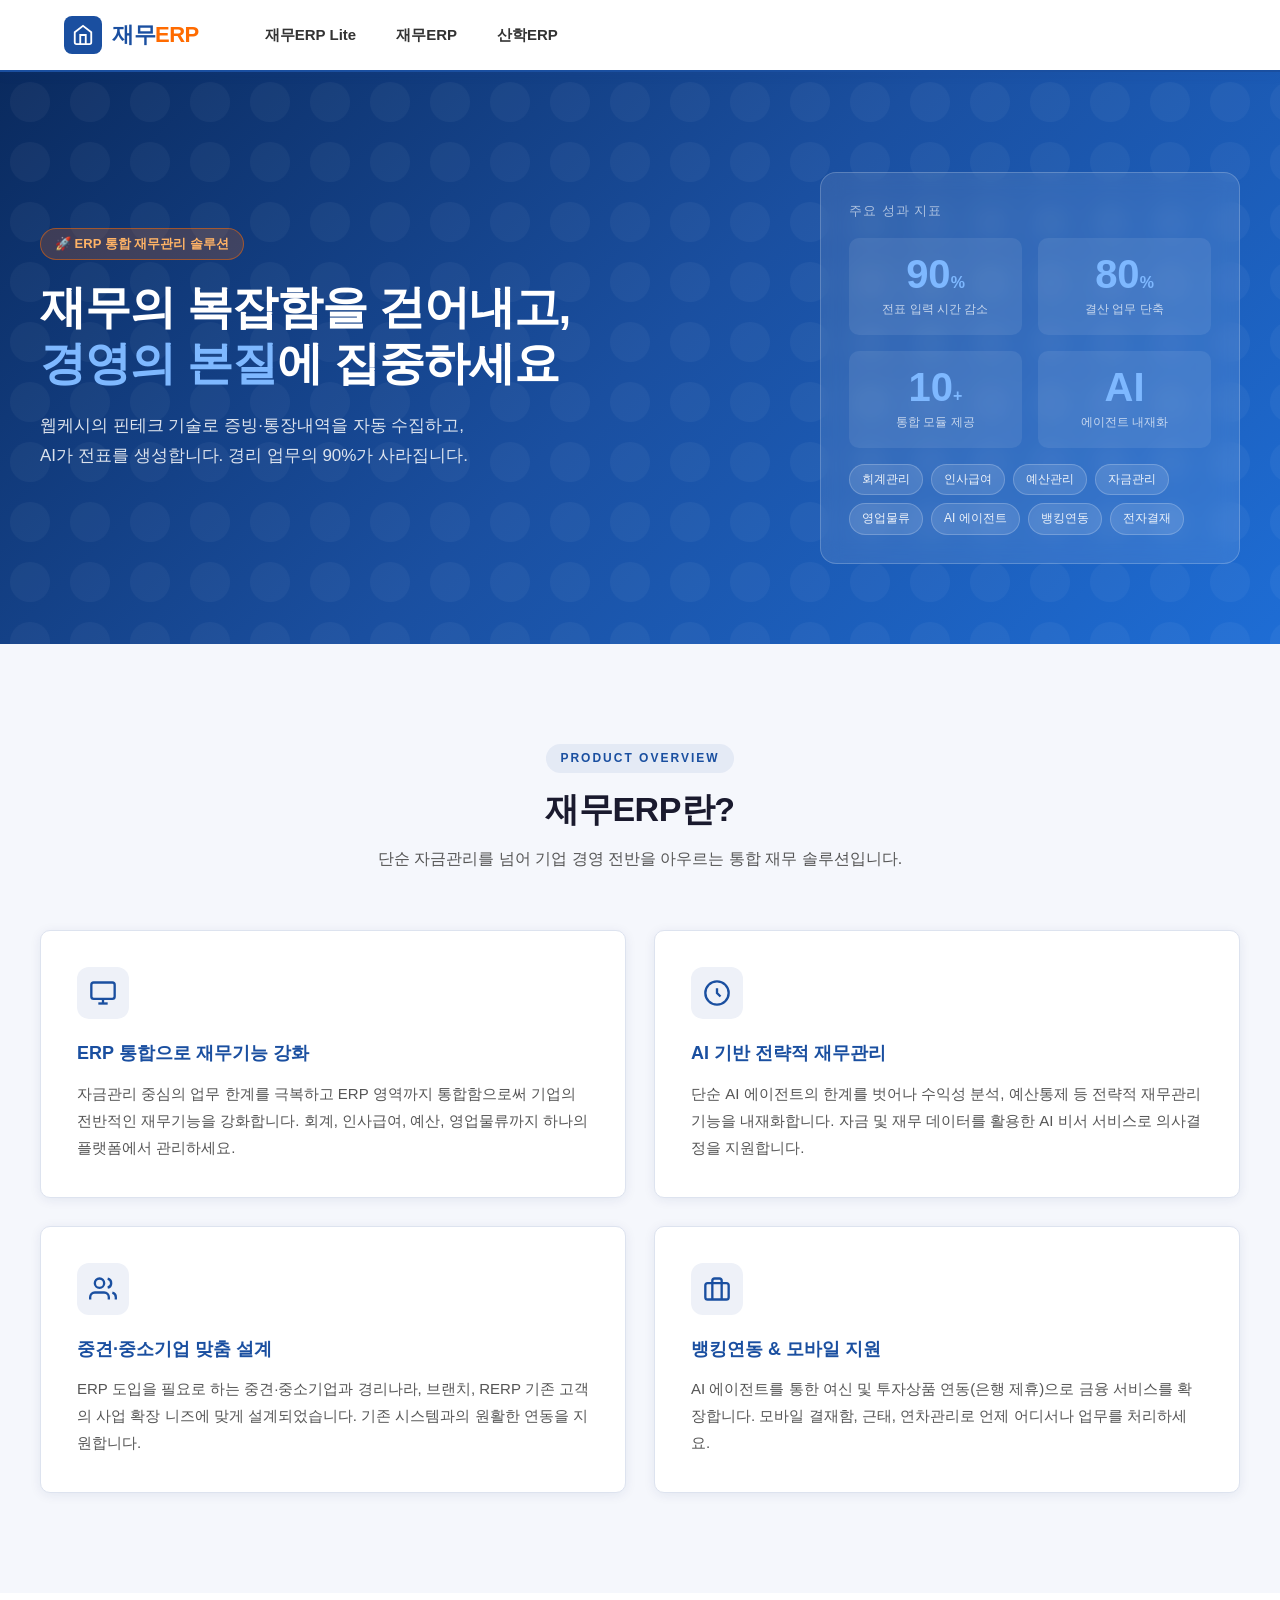
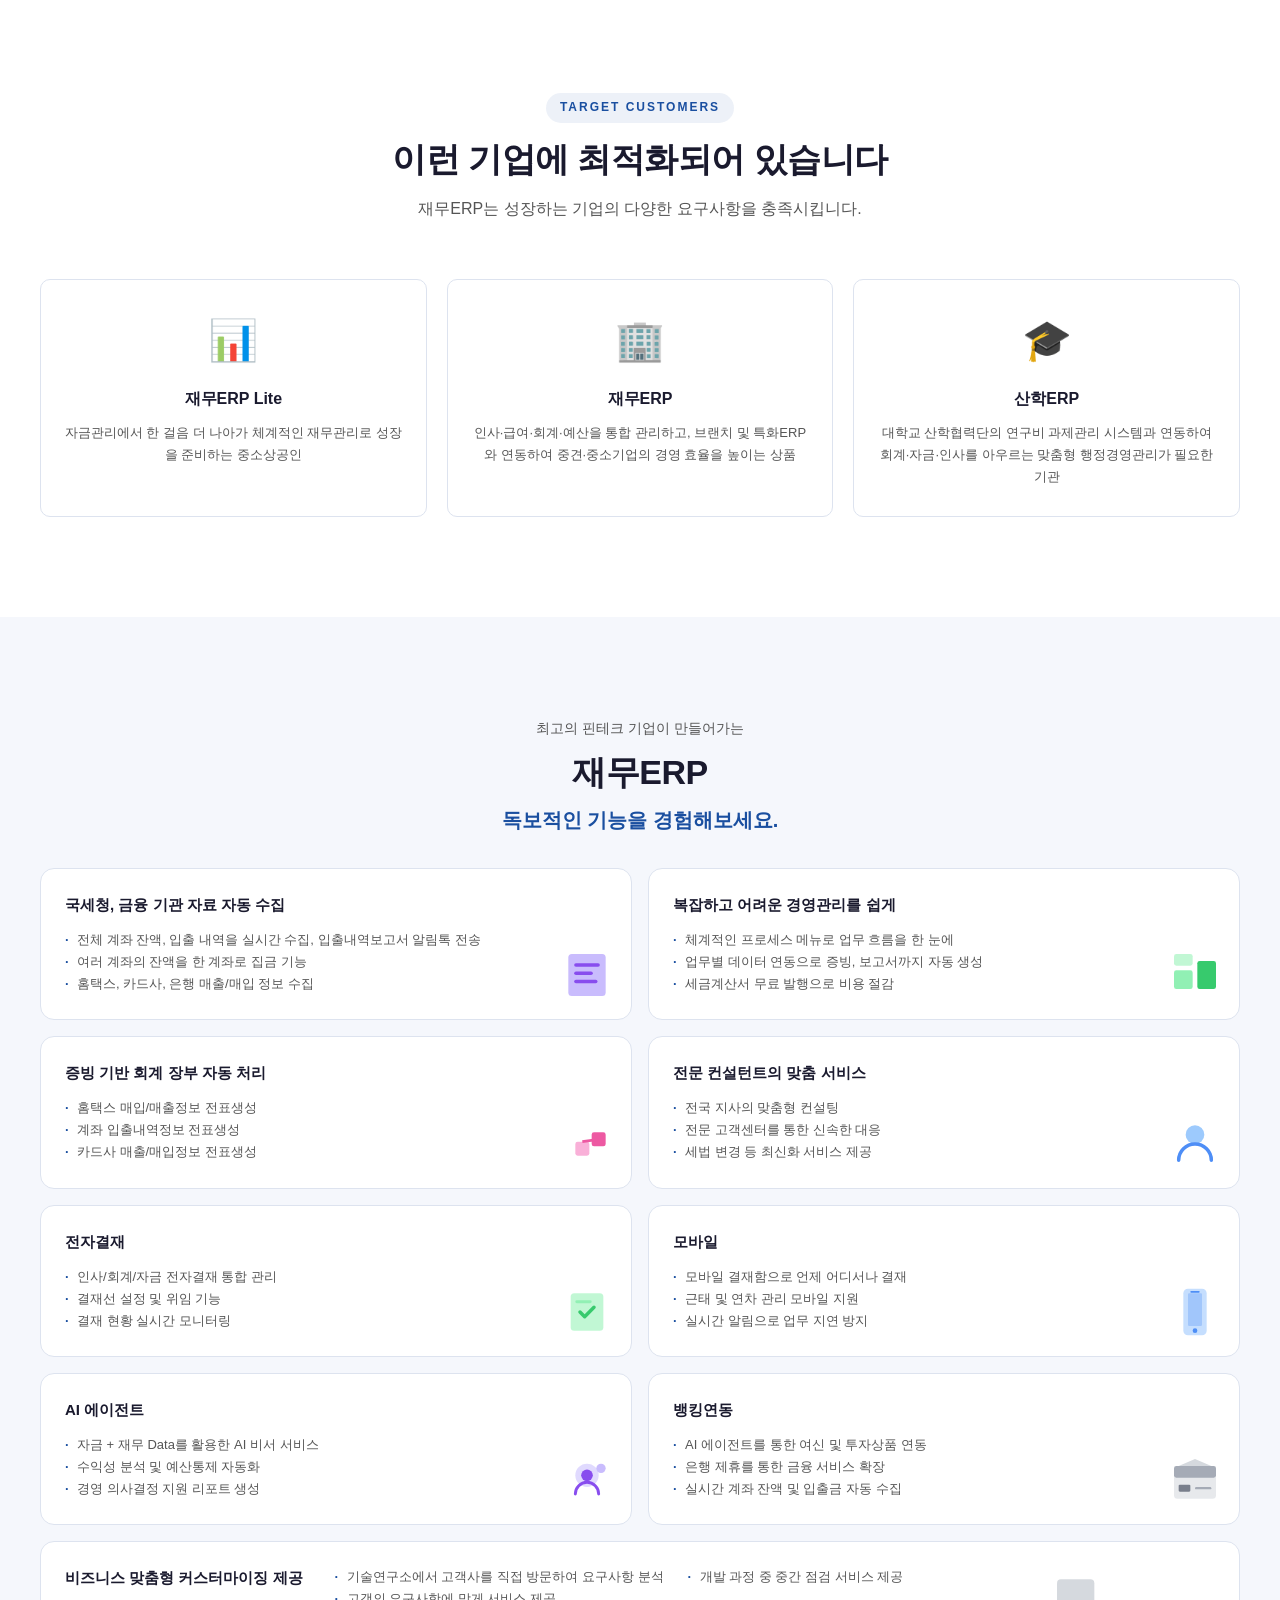
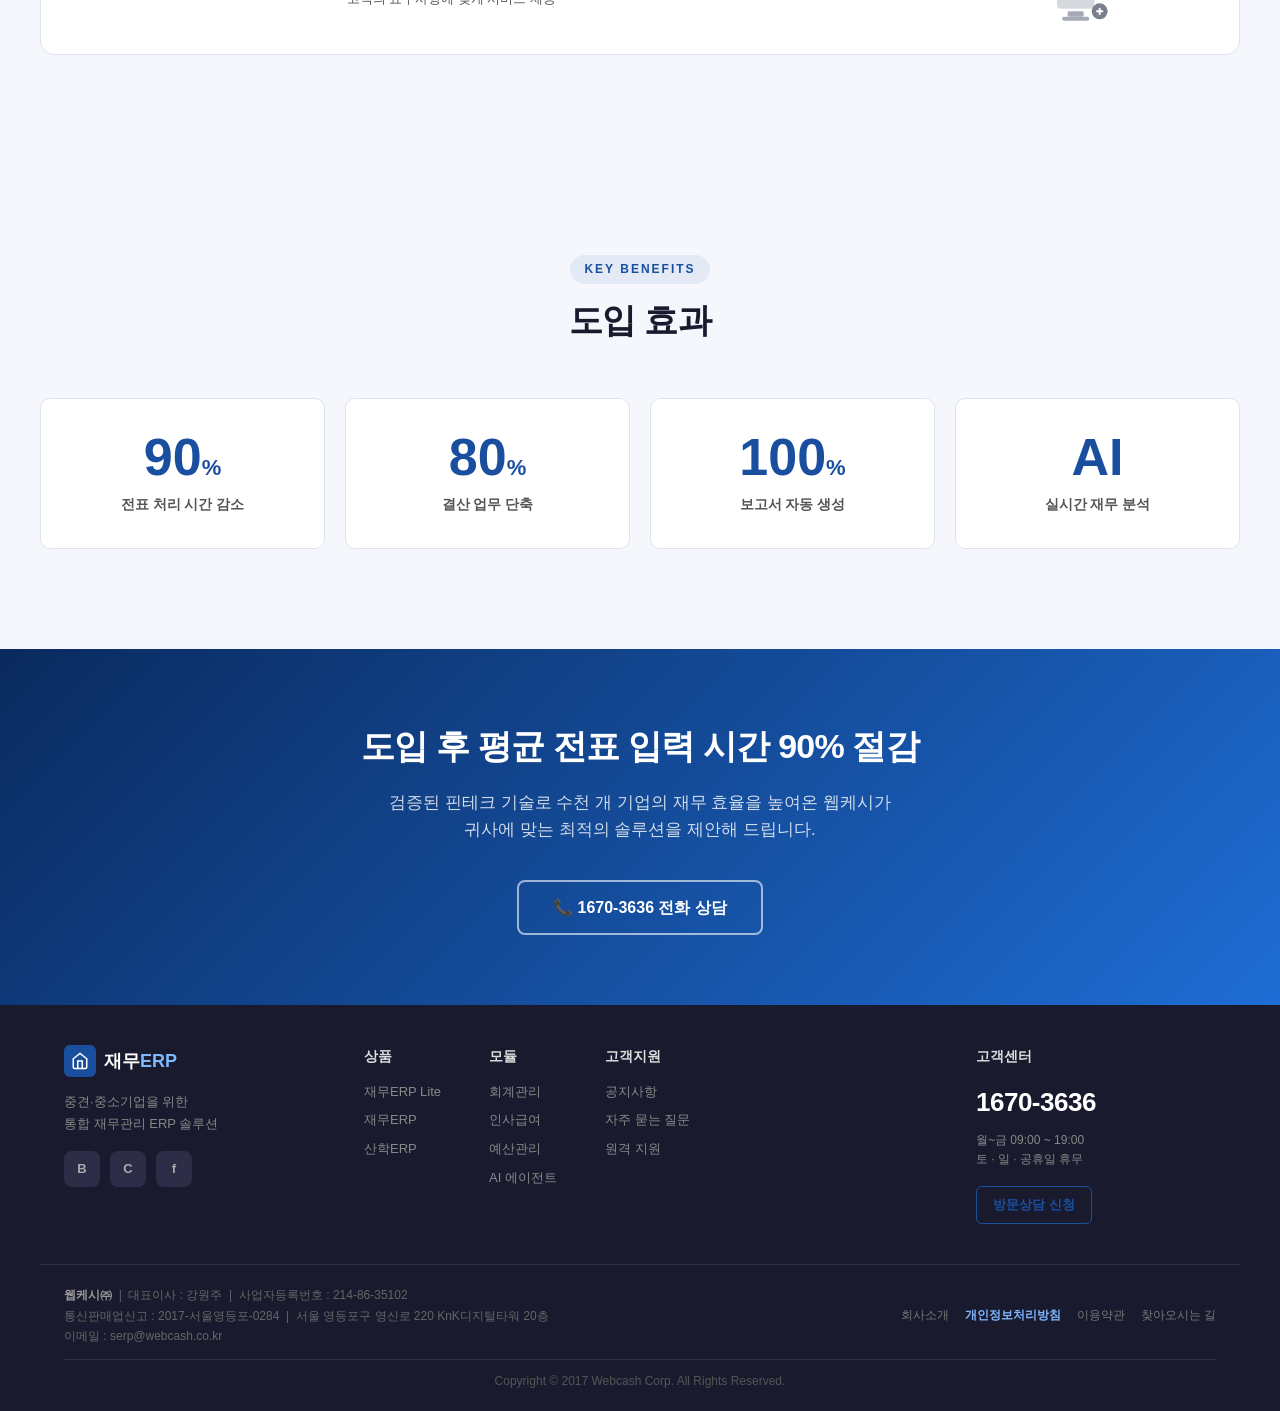
<file: index.html>
<!DOCTYPE html>
<html lang="ko">
<head>
  <meta charset="UTF-8" />
  <meta name="viewport" content="width=device-width, initial-scale=1.0" />
  <title>재무ERP - 웹케시㈜</title>
  <link rel="stylesheet" href="css/index.css">
</head>
<body>


<!-- ===== HEADER / GNB ===== -->
<header>
  <div class="gnb">
    <a href="/" class="logo">
      <div class="logo-icon">
        <svg viewBox="0 0 24 24"><path d="M3 9l9-7 9 7v11a2 2 0 01-2 2H5a2 2 0 01-2-2z"/><polyline points="9 22 9 12 15 12 15 22"/></svg>
      </div>
      <div class="logo-text">재무<span>ERP</span></div>
    </a>
    <nav>
      <ul>
        <li><a href="erp-lite.html">재무ERP Lite</a></li>
        <li><a href="erp.html">재무ERP</a></li>
        <li><a href="sanerp.html">산학ERP</a></li>
      </ul>
    </nav>
  </div>
</header>

<!-- ===== HERO ===== -->
<section class="hero">
  <div class="hero-inner">
    <div class="hero-text">
      <div class="hero-badge">🚀 ERP 통합 재무관리 솔루션</div>
      <h1>재무의 복잡함을 걷어내고,<br><em>경영의 본질</em>에 집중하세요</h1>
      <p class="hero-sub">
        웹케시의 핀테크 기술로 증빙·통장내역을 자동 수집하고,<br>
        AI가 전표를 생성합니다. 경리 업무의 90%가 사라집니다.
      </p>
    </div>
    <div class="hero-visual">
      <div class="hero-card">
        <div class="hero-card-title">주요 성과 지표</div>
        <div class="hero-stats">
          <div class="hero-stat">
            <div class="hero-stat-num">90<span>%</span></div>
            <div class="hero-stat-label">전표 입력 시간 감소</div>
          </div>
          <div class="hero-stat">
            <div class="hero-stat-num">80<span>%</span></div>
            <div class="hero-stat-label">결산 업무 단축</div>
          </div>
          <div class="hero-stat">
            <div class="hero-stat-num">10<span>+</span></div>
            <div class="hero-stat-label">통합 모듈 제공</div>
          </div>
          <div class="hero-stat">
            <div class="hero-stat-num">AI<span></span></div>
            <div class="hero-stat-label">에이전트 내재화</div>
          </div>
        </div>
        <div class="hero-modules">
          <span class="hero-module-tag">회계관리</span>
          <span class="hero-module-tag">인사급여</span>
          <span class="hero-module-tag">예산관리</span>
          <span class="hero-module-tag">자금관리</span>
          <span class="hero-module-tag">영업물류</span>
          <span class="hero-module-tag">AI 에이전트</span>
          <span class="hero-module-tag">뱅킹연동</span>
          <span class="hero-module-tag">전자결재</span>
        </div>
      </div>
    </div>
  </div>
</section>

<!-- ===== INTRO ===== -->
<section class="intro">
  <div class="section-inner">
    <div class="section-header">
      <div class="section-label">Product Overview</div>
      <h2 class="section-title">재무ERP란?</h2>
      <p class="section-desc">단순 자금관리를 넘어 기업 경영 전반을 아우르는 통합 재무 솔루션입니다.</p>
    </div>
    <div class="intro-grid">
      <div class="intro-card">
        <div class="intro-card-icon">
          <svg viewBox="0 0 24 24" fill="none" stroke="#1a4fa0" stroke-width="2">
            <rect x="2" y="3" width="20" height="14" rx="2"/><line x1="8" y1="21" x2="16" y2="21"/><line x1="12" y1="17" x2="12" y2="21"/>
          </svg>
        </div>
        <h3>ERP 통합으로 재무기능 강화</h3>
        <p>자금관리 중심의 업무 한계를 극복하고 ERP 영역까지 통합함으로써 기업의 전반적인 재무기능을 강화합니다. 회계, 인사급여, 예산, 영업물류까지 하나의 플랫폼에서 관리하세요.</p>
      </div>
      <div class="intro-card">
        <div class="intro-card-icon">
          <svg viewBox="0 0 24 24" fill="none" stroke="#1a4fa0" stroke-width="2">
            <circle cx="12" cy="12" r="10"/><path d="M12 8v4l3 3"/>
          </svg>
        </div>
        <h3>AI 기반 전략적 재무관리</h3>
        <p>단순 AI 에이전트의 한계를 벗어나 수익성 분석, 예산통제 등 전략적 재무관리 기능을 내재화합니다. 자금 및 재무 데이터를 활용한 AI 비서 서비스로 의사결정을 지원합니다.</p>
      </div>
      <div class="intro-card">
        <div class="intro-card-icon">
          <svg viewBox="0 0 24 24" fill="none" stroke="#1a4fa0" stroke-width="2">
            <path d="M17 21v-2a4 4 0 00-4-4H5a4 4 0 00-4 4v2"/><circle cx="9" cy="7" r="4"/><path d="M23 21v-2a4 4 0 00-3-3.87"/><path d="M16 3.13a4 4 0 010 7.75"/>
          </svg>
        </div>
        <h3>중견·중소기업 맞춤 설계</h3>
        <p>ERP 도입을 필요로 하는 중견·중소기업과 경리나라, 브랜치, RERP 기존 고객의 사업 확장 니즈에 맞게 설계되었습니다. 기존 시스템과의 원활한 연동을 지원합니다.</p>
      </div>
      <div class="intro-card">
        <div class="intro-card-icon">
          <svg viewBox="0 0 24 24" fill="none" stroke="#1a4fa0" stroke-width="2">
            <rect x="2" y="7" width="20" height="14" rx="2"/><path d="M16 21V5a2 2 0 00-2-2h-4a2 2 0 00-2 2v16"/>
          </svg>
        </div>
        <h3>뱅킹연동 & 모바일 지원</h3>
        <p>AI 에이전트를 통한 여신 및 투자상품 연동(은행 제휴)으로 금융 서비스를 확장합니다. 모바일 결재함, 근태, 연차관리로 언제 어디서나 업무를 처리하세요.</p>
      </div>
    </div>
  </div>
</section>

<!-- ===== TARGET CUSTOMERS ===== -->
<section class="targets">
  <div class="section-inner">
    <div class="section-header">
      <div class="section-label">Target Customers</div>
      <h2 class="section-title">이런 기업에 최적화되어 있습니다</h2>
      <p class="section-desc">재무ERP는 성장하는 기업의 다양한 요구사항을 충족시킵니다.</p>
    </div>
    <div class="target-grid">
      <div class="target-card">
        <div class="target-icon">📊</div>
        <h3>재무ERP Lite</h3>
        <p>자금관리에서 한 걸음 더 나아가 체계적인 재무관리로 성장을 준비하는 중소상공인</p>
      </div>
      <div class="target-card">
        <div class="target-icon">🏢</div>
        <h3>재무ERP</h3>
        <p>인사·급여·회계·예산을 통합 관리하고, 브랜치 및 특화ERP와 연동하여 중견·중소기업의 경영 효율을 높이는 상품</p>
      </div>
      <div class="target-card">
        <div class="target-icon">🎓</div>
        <h3>산학ERP</h3>
        <p>대학교 산학협력단의 연구비 과제관리 시스템과 연동하여 회계·자금·인사를 아우르는 맞춤형 행정경영관리가 필요한 기관</p>
      </div>
    </div>
  </div>
</section>

<!-- ===== FEATURES ===== -->
<section class="modules">
  <div class="section-inner">
    <div class="features-layout">

      <!-- 좌측 타이틀 -->
      <div class="features-headline">
        <p class="features-sub">최고의 핀테크 기업이 만들어가는</p>
        <h2>재무ERP</h2>
        <p class="features-em">독보적인 기능을 경험해보세요.</p>
      </div>

      <!-- 우측 카드 그리드 -->
      <div class="features-grid">

        <div class="feature-card">
          <h3>국세청, 금융 기관 자료 자동 수집</h3>
          <ul>
            <li>전체 계좌 잔액, 입출 내역을 실시간 수집, 입출내역보고서 알림톡 전송</li>
            <li>여러 계좌의 잔액을 한 계좌로 집금 기능</li>
            <li>홈택스, 카드사, 은행 매출/매입 정보 수집</li>
          </ul>
          <div class="feature-icon feature-icon--purple">
            <svg viewBox="0 0 48 48" fill="none" xmlns="http://www.w3.org/2000/svg"><rect x="8" y="6" width="32" height="36" rx="3" fill="#c4b5fd"/><rect x="13" y="14" width="22" height="3" rx="1.5" fill="#7c3aed"/><rect x="13" y="21" width="16" height="3" rx="1.5" fill="#7c3aed"/><rect x="13" y="28" width="20" height="3" rx="1.5" fill="#7c3aed"/></svg>
          </div>
        </div>

        <div class="feature-card">
          <h3>복잡하고 어려운 경영관리를 쉽게</h3>
          <ul>
            <li>체계적인 프로세스 메뉴로 업무 흐름을 한 눈에</li>
            <li>업무별 데이터 연동으로 증빙, 보고서까지 자동 생성</li>
            <li>세금계산서 무료 발행으로 비용 절감</li>
          </ul>
          <div class="feature-icon feature-icon--green">
            <svg viewBox="0 0 48 48" fill="none" xmlns="http://www.w3.org/2000/svg"><rect x="6" y="20" width="16" height="16" rx="2" fill="#86efac"/><rect x="26" y="12" width="16" height="24" rx="2" fill="#22c55e"/><rect x="6" y="6" width="16" height="10" rx="2" fill="#bbf7d0"/></svg>
          </div>
        </div>

        <div class="feature-card">
          <h3>증빙 기반 회계 장부 자동 처리</h3>
          <ul>
            <li>홈택스 매입/매출정보 전표생성</li>
            <li>계좌 입출내역정보 전표생성</li>
            <li>카드사 매출/매입정보 전표생성</li>
          </ul>
          <div class="feature-icon feature-icon--pink">
            <svg viewBox="0 0 48 48" fill="none" xmlns="http://www.w3.org/2000/svg"><rect x="14" y="22" width="12" height="12" rx="2" fill="#f9a8d4"/><rect x="28" y="14" width="12" height="12" rx="2" fill="#ec4899"/><line x1="20" y1="22" x2="34" y2="20" stroke="#ec4899" stroke-width="2.5"/></svg>
          </div>
        </div>

        <div class="feature-card">
          <h3>전문 컨설턴트의 맞춤 서비스</h3>
          <ul>
            <li>전국 지사의 맞춤형 컨설팅</li>
            <li>전문 고객센터를 통한 신속한 대응</li>
            <li>세법 변경 등 최신화 서비스 제공</li>
          </ul>
          <div class="feature-icon feature-icon--blue">
            <svg viewBox="0 0 48 48" fill="none" xmlns="http://www.w3.org/2000/svg"><circle cx="24" cy="16" r="8" fill="#93c5fd"/><path d="M10 38c0-7.732 6.268-14 14-14s14 6.268 14 14" stroke="#3b82f6" stroke-width="3" stroke-linecap="round"/></svg>
          </div>
        </div>

        <div class="feature-card">
          <h3>전자결재</h3>
          <ul>
            <li>인사/회계/자금 전자결재 통합 관리</li>
            <li>결재선 설정 및 위임 기능</li>
            <li>결재 현황 실시간 모니터링</li>
          </ul>
          <div class="feature-icon feature-icon--green">
            <svg viewBox="0 0 48 48" fill="none" xmlns="http://www.w3.org/2000/svg"><rect x="10" y="8" width="28" height="32" rx="3" fill="#bbf7d0"/><polyline points="18,24 22,28 30,20" stroke="#22c55e" stroke-width="3" stroke-linecap="round" stroke-linejoin="round"/><rect x="14" y="14" width="14" height="2.5" rx="1.25" fill="#86efac"/></svg>
          </div>
        </div>

        <div class="feature-card">
          <h3>모바일</h3>
          <ul>
            <li>모바일 결재함으로 언제 어디서나 결재</li>
            <li>근태 및 연차 관리 모바일 지원</li>
            <li>실시간 알림으로 업무 지연 방지</li>
          </ul>
          <div class="feature-icon feature-icon--blue">
            <svg viewBox="0 0 48 48" fill="none" xmlns="http://www.w3.org/2000/svg"><rect x="14" y="4" width="20" height="40" rx="4" fill="#bfdbfe"/><rect x="18" y="8" width="12" height="28" rx="1" fill="#3b82f6" opacity=".3"/><circle cx="24" cy="40" r="2" fill="#3b82f6"/><rect x="20" y="6" width="8" height="1.5" rx=".75" fill="#3b82f6"/></svg>
          </div>
        </div>

        <div class="feature-card">
          <h3>AI 에이전트</h3>
          <ul>
            <li>자금 + 재무 Data를 활용한 AI 비서 서비스</li>
            <li>수익성 분석 및 예산통제 자동화</li>
            <li>경영 의사결정 지원 리포트 생성</li>
          </ul>
          <div class="feature-icon feature-icon--purple">
            <svg viewBox="0 0 48 48" fill="none" xmlns="http://www.w3.org/2000/svg"><circle cx="24" cy="20" r="10" fill="#ddd6fe"/><circle cx="24" cy="20" r="5" fill="#7c3aed"/><path d="M14 36c0-5.523 4.477-10 10-10s10 4.477 10 10" stroke="#7c3aed" stroke-width="2.5" stroke-linecap="round"/><circle cx="36" cy="14" r="4" fill="#c4b5fd"/></svg>
          </div>
        </div>

        <div class="feature-card">
          <h3>뱅킹연동</h3>
          <ul>
            <li>AI 에이전트를 통한 여신 및 투자상품 연동</li>
            <li>은행 제휴를 통한 금융 서비스 확장</li>
            <li>실시간 계좌 잔액 및 입출금 자동 수집</li>
          </ul>
          <div class="feature-icon feature-icon--gray">
            <svg viewBox="0 0 48 48" fill="none" xmlns="http://www.w3.org/2000/svg"><rect x="6" y="18" width="36" height="22" rx="3" fill="#e5e7eb"/><rect x="6" y="12" width="36" height="10" rx="2" fill="#9ca3af"/><rect x="10" y="28" width="10" height="6" rx="1" fill="#6b7280"/><rect x="24" y="30" width="14" height="2" rx="1" fill="#9ca3af"/><path d="M10 12L24 6l14 6" fill="#d1d5db"/></svg>
          </div>
        </div>

        <div class="feature-card feature-card--wide">
          <h3>비즈니스 맞춤형 커스터마이징 제공</h3>
          <ul>
            <li>기술연구소에서 고객사를 직접 방문하여 요구사항 분석</li>
            <li>고객의 요구사항에 맞게 서비스 제공</li>
            <li>개발 과정 중 중간 점검 서비스 제공</li>
          </ul>
          <div class="feature-icon feature-icon--gray">
            <svg viewBox="0 0 48 48" fill="none" xmlns="http://www.w3.org/2000/svg"><rect x="6" y="10" width="28" height="22" rx="3" fill="#d1d5db"/><rect x="14" y="34" width="12" height="4" rx="1" fill="#9ca3af"/><rect x="10" y="38" width="20" height="3" rx="1" fill="#9ca3af"/><circle cx="38" cy="34" r="6" fill="#6b7280"/><path d="M36 34h4M38 32v4" stroke="white" stroke-width="1.5" stroke-linecap="round"/></svg>
          </div>
        </div>

      </div>
    </div>
  </div>
</section>


<!-- ===== BENEFITS ===== -->
<section class="benefits">
  <div class="section-inner">
    <div class="section-header">
      <div class="section-label">Key Benefits</div>
      <h2 class="section-title">도입 효과</h2>
    </div>
    <div class="benefits-grid">
      <div class="benefit-item">
        <div class="benefit-num">90<span>%</span></div>
        <div class="benefit-label">전표 처리 시간 감소</div>
      </div>
      <div class="benefit-item">
        <div class="benefit-num">80<span>%</span></div>
        <div class="benefit-label">결산 업무 단축</div>
      </div>
      <div class="benefit-item">
        <div class="benefit-num">100<span>%</span></div>
        <div class="benefit-label">보고서 자동 생성</div>
      </div>
      <div class="benefit-item">
        <div class="benefit-num">AI<span></span></div>
        <div class="benefit-label">실시간 재무 분석</div>
      </div>
    </div>
  </div>
</section>

<!-- ===== CTA BANNER ===== -->
<div class="cta-banner">
  <div class="cta-inner">
    <h2>도입 후 평균 전표 입력 시간 90% 절감</h2>
    <p>검증된 핀테크 기술로 수천 개 기업의 재무 효율을 높여온 웹케시가<br>귀사에 맞는 최적의 솔루션을 제안해 드립니다.</p>
    <div class="cta-btns">
      <a href="#" class="btn-cta-outline" onclick="openModal();return false;">📞 1670-3636 전화 상담</a>
    </div>
  </div>
</div>



<!-- ===== MODAL ===== -->
<div class="modal-overlay" id="consultModal">
  <div class="modal">
    <div class="modal-header">
      <button class="modal-close" onclick="closeModal()">✕</button>
      <div class="modal-logo">재무ERP</div>
      <h2>가입 전화상담 신청</h2>
      <p>재무ERP 가입 상담센터에서 고객님께<br>전화를 드리겠습니다.</p>
    </div>
    <div class="modal-body">
      <div class="form-row">
        <label class="form-label">회사명 <span class="req">*</span></label>
        <input type="text" class="form-input" placeholder="회사명 입력" />
      </div>
      <div class="form-row">
        <label class="form-label">사업자번호 <span class="req">*</span></label>
        <input type="text" class="form-input" placeholder="사업자번호 입력('-' 제외)" />
      </div>
      <div class="form-row">
        <label class="form-label">이름 <span class="req">*</span></label>
        <input type="text" class="form-input" placeholder="이름 입력" />
      </div>
      <div class="form-row">
        <label class="form-label">연락처 <span class="req">*</span></label>
        <input type="text" class="form-input" placeholder="연락처 입력('-' 제외)" />
      </div>
      <div class="form-row">
        <label class="form-label">이메일 <span class="req">*</span></label>
        <input type="email" class="form-input" placeholder="이메일 주소 입력" />
      </div>
      <div class="form-row">
        <label class="form-label">비고</label>
        <input type="text" class="form-input" placeholder="희망하시는 상담시간이 있으면 적어주세요." />
      </div>
      <div class="form-notice">
        · 운영시간 월~금 : 09:00~19:00 / <span>토, 일, 공휴일 휴무</span>
      </div>
      <p style="font-size:13px;color:#555;text-align:center;margin-bottom:14px;">
        자세한 상담을 위해 <strong>아래 체크 후 상담 신청</strong> 바랍니다
      </p>
      <div class="form-checks">
        <label class="form-check">
          <input type="checkbox" />
          마케팅 정보 수신 동의(선택)
        </label>
        <label class="form-check">
          <input type="checkbox" />
          개인정보 수집 및 이용 동의(필수)
        </label>
      </div>
      <button class="btn-submit">상담 신청</button>
    </div>
  </div>
</div>

<!-- ===== FOOTER ===== -->
<footer>
  <div class="footer-top">
    <div class="footer-brand">
      <div class="footer-logo">
        <div class="footer-logo-icon">
          <svg viewBox="0 0 24 24"><path d="M3 9l9-7 9 7v11a2 2 0 01-2 2H5a2 2 0 01-2-2z"/><polyline points="9 22 9 12 15 12 15 22"/></svg>
        </div>
        <div class="footer-logo-text">재무<span>ERP</span></div>
      </div>
      <p>중견·중소기업을 위한<br>통합 재무관리 ERP 솔루션</p>
      <div class="footer-social">
        <a href="#" class="social-btn">B</a>
        <a href="#" class="social-btn">C</a>
        <a href="#" class="social-btn">f</a>
      </div>
    </div>

    <div class="footer-links-group">
      <div class="footer-col">
        <h4>상품</h4>
        <ul>
          <li><a href="erp-lite.html">재무ERP Lite</a></li>
          <li><a href="erp.html">재무ERP</a></li>
          <li><a href="sanerp.html">산학ERP</a></li>
        </ul>
      </div>
      <div class="footer-col">
        <h4>모듈</h4>
        <ul>
          <li><a href="#">회계관리</a></li>
          <li><a href="#">인사급여</a></li>
          <li><a href="#">예산관리</a></li>
          <li><a href="#">AI 에이전트</a></li>
        </ul>
      </div>
      <div class="footer-col">
        <h4>고객지원</h4>
        <ul>
          <li><a href="#">공지사항</a></li>
          <li><a href="#">자주 묻는 질문</a></li>
          <li><a href="#" onclick="window.open('support-popup.html','원격지원','width=620,height=780,scrollbars=yes,resizable=no');return false;">원격 지원</a></li>
        </ul>
      </div>
    </div>

    <div class="footer-contact">
      <h4>고객센터</h4>
      <div class="contact-phone">1670-3636</div>
      <div class="contact-hours">
        월~금 09:00 ~ 19:00<br>
        토 · 일 · 공휴일 휴무
      </div>
      <a href="#" class="btn btn-outline" style="font-size:13px;padding:8px 16px;" onclick="openModal();return false;">방문상담 신청</a>
    </div>
  </div>

  <div class="footer-bottom">
    <div class="footer-info">
      <strong>웹케시㈜</strong> &nbsp;|&nbsp; 대표이사 : 강원주 &nbsp;|&nbsp; 사업자등록번호 : 214-86-35102<br>
      통신판매업신고 : 2017-서울영등포-0284 &nbsp;|&nbsp; 서울 영등포구 영신로 220 KnK디지털타워 20층<br>
      이메일 : serp@webcash.co.kr
    </div>
    <div class="footer-legal">
      <a href="https://www.webcash.co.kr/2025/MAIN.html" target="_blank">회사소개</a>
      <a href="#" class="highlight">개인정보처리방침</a>
      <a href="#">이용약관</a>
      <a href="partnership.html">찾아오시는 길</a>
    </div>
    <div class="footer-copyright">
      Copyright © 2017 Webcash Corp. All Rights Reserved.
    </div>
  </div>
</footer>

<script>
  function openModal() {
    document.getElementById('consultModal').classList.add('open');
    document.body.style.overflow = 'hidden';
  }
  function closeModal() {
    document.getElementById('consultModal').classList.remove('open');
    document.body.style.overflow = '';
  }
  document.getElementById('consultModal').addEventListener('click', function(e) {
    if (e.target === this) closeModal();
  });
</script>
</body>
</html>
</file>
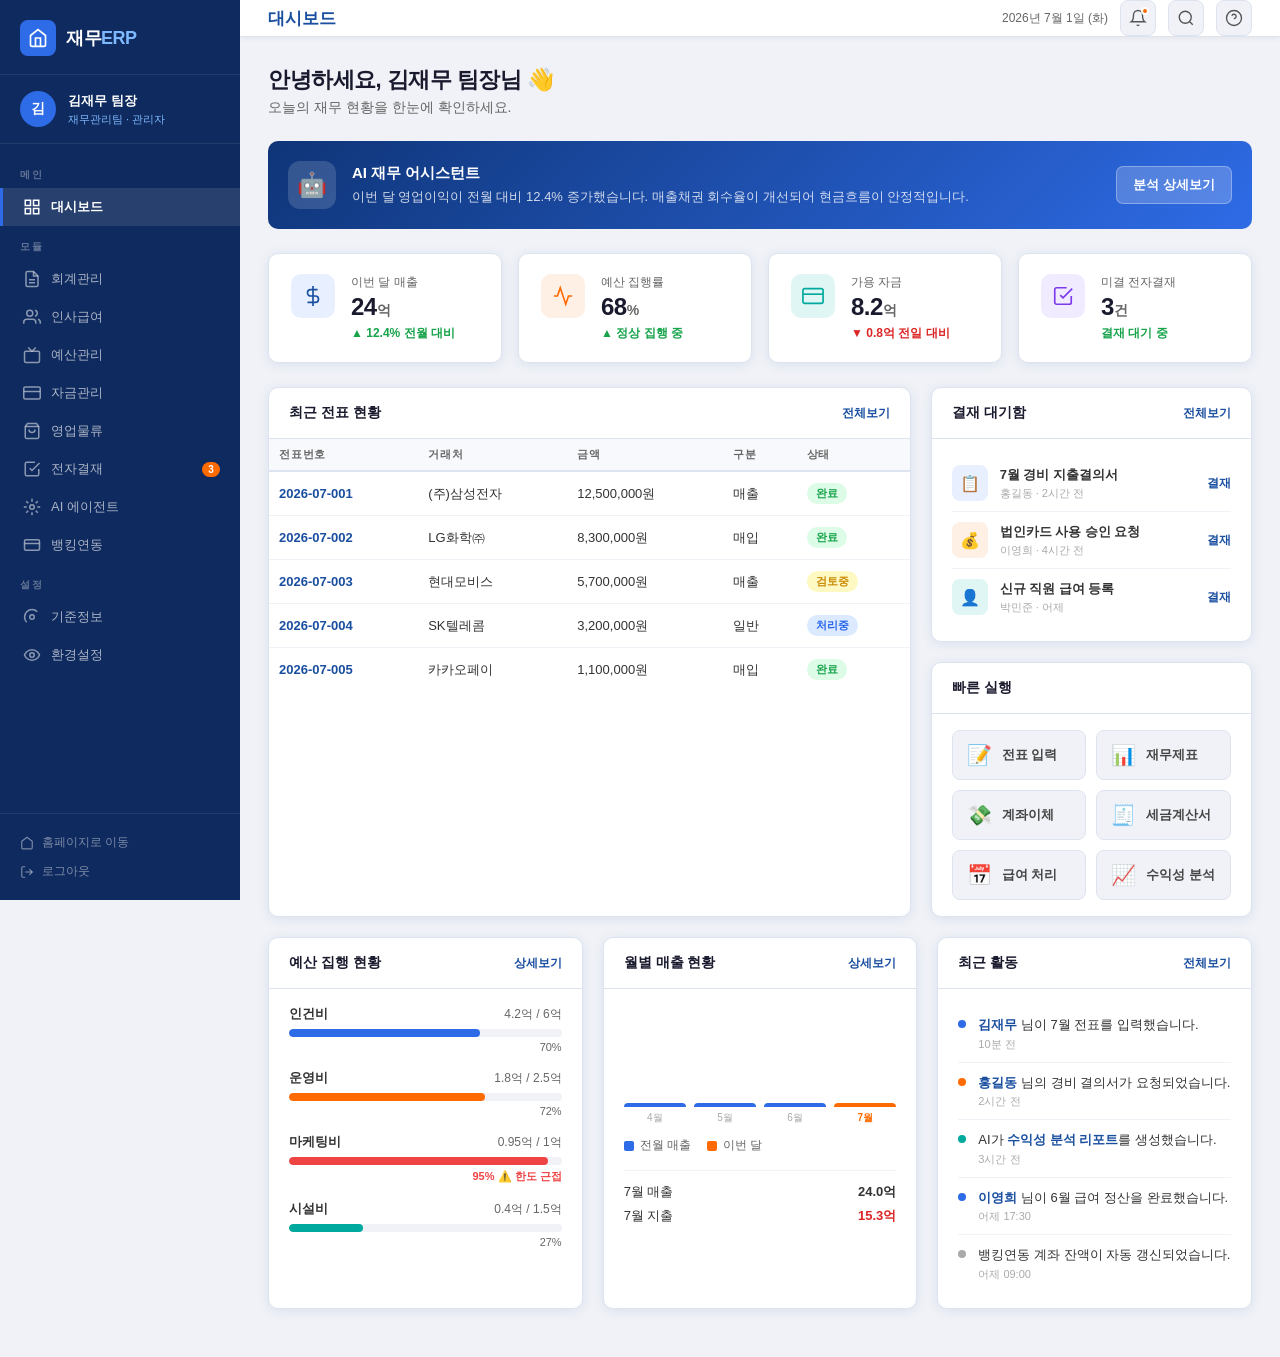
<file: console.html>
<!DOCTYPE html>
<html lang="ko">
<head>
  <meta charset="UTF-8" />
  <meta name="viewport" content="width=device-width, initial-scale=1.0" />
  <title>재무ERP 콘솔 - 웹케시㈜</title>
  <style>
    *, *::before, *::after { box-sizing: border-box; margin: 0; padding: 0; }
    html { height: 100%; }
    body { font-family: 'Malgun Gothic', '맑은 고딕', 'Apple SD Gothic Neo', sans-serif; color: #333; background: #f0f2f7; height: 100%; display: flex; }
    a { text-decoration: none; color: inherit; }
    ul { list-style: none; }

    :root {
      --primary: #1a4fa0;
      --primary-dark: #0f3578;
      --primary-light: #2e6be6;
      --accent: #ff6b00;
      --accent2: #00a99d;
      --sidebar-bg: #0f2a5e;
      --sidebar-width: 240px;
      --header-height: 60px;
      --bg: #f0f2f7;
      --white: #fff;
      --border: #dde3ef;
      --text-mid: #666;
      --radius: 10px;
      --shadow: 0 2px 12px rgba(26,79,160,0.10);
    }

    .sidebar {
      width: var(--sidebar-width);
      background: var(--sidebar-bg);
      height: 100vh;
      position: fixed;
      left: 0; top: 0;
      display: flex;
      flex-direction: column;
      overflow-y: auto;
      z-index: 100;
    }
    .sidebar-logo {
      padding: 20px 20px 18px;
      border-bottom: 1px solid rgba(255,255,255,0.08);
      display: flex; align-items: center; gap: 10px;
    }
    .sidebar-logo-icon {
      width: 36px; height: 36px; background: var(--primary-light);
      border-radius: 8px; display: flex; align-items: center; justify-content: center; flex-shrink: 0;
    }
    .sidebar-logo-icon svg { width: 20px; height: 20px; fill: none; stroke: #fff; stroke-width: 2; }
    .sidebar-logo-text { font-size: 18px; font-weight: 800; color: #fff; letter-spacing: -0.5px; }
    .sidebar-logo-text span { color: #7eb8ff; }
    .sidebar-user {
      padding: 16px 20px; border-bottom: 1px solid rgba(255,255,255,0.08);
      display: flex; align-items: center; gap: 12px;
    }
    .user-avatar {
      width: 36px; height: 36px; background: var(--primary-light); border-radius: 50%;
      display: flex; align-items: center; justify-content: center;
      color: #fff; font-size: 14px; font-weight: 700; flex-shrink: 0;
    }
    .user-name { font-size: 13px; font-weight: 700; color: #fff; white-space: nowrap; overflow: hidden; text-overflow: ellipsis; }
    .user-role { font-size: 11px; color: #7eb8ff; margin-top: 2px; }
    .sidebar-nav { flex: 1; padding: 10px 0; }
    .nav-section-label {
      font-size: 10px; font-weight: 700; color: rgba(255,255,255,0.35);
      letter-spacing: 1.5px; text-transform: uppercase; padding: 14px 20px 6px;
    }
    .nav-item {
      display: flex; align-items: center; gap: 10px; padding: 10px 20px;
      font-size: 13px; color: rgba(255,255,255,0.65); cursor: pointer;
      transition: all 0.18s; border-left: 3px solid transparent;
    }
    .nav-item:hover { background: rgba(255,255,255,0.06); color: #fff; }
    .nav-item.active { background: rgba(255,255,255,0.10); color: #fff; border-left-color: var(--primary-light); font-weight: 600; }
    .nav-item .nav-icon { width: 18px; height: 18px; flex-shrink: 0; opacity: 0.8; }
    .nav-item.active .nav-icon { opacity: 1; }
    .nav-badge {
      margin-left: auto; background: var(--accent); color: #fff;
      font-size: 10px; font-weight: 700; padding: 2px 6px; border-radius: 10px; min-width: 18px; text-align: center;
    }
    .sidebar-footer { padding: 14px 20px; border-top: 1px solid rgba(255,255,255,0.08); }
    .sidebar-footer a {
      display: flex; align-items: center; gap: 8px; font-size: 12px;
      color: rgba(255,255,255,0.45); padding: 6px 0; transition: color 0.18s;
    }
    .sidebar-footer a:hover { color: rgba(255,255,255,0.8); }

    .main-wrap { margin-left: var(--sidebar-width); flex: 1; display: flex; flex-direction: column; min-height: 100vh; }
    .topbar {
      height: var(--header-height); background: var(--white); border-bottom: 1px solid var(--border);
      display: flex; align-items: center; padding: 0 28px; gap: 16px;
      position: sticky; top: 0; z-index: 50; box-shadow: 0 1px 6px rgba(0,0,0,0.06);
    }
    .topbar-title { font-size: 17px; font-weight: 700; color: var(--primary); flex: 1; }
    .topbar-actions { display: flex; align-items: center; gap: 12px; }
    .topbar-btn {
      width: 36px; height: 36px; border-radius: 8px; background: var(--bg); border: 1px solid var(--border);
      display: flex; align-items: center; justify-content: center; cursor: pointer; transition: all 0.18s; position: relative;
    }
    .topbar-btn:hover { background: #e4e9f5; }
    .topbar-btn svg { width: 18px; height: 18px; stroke: #555; fill: none; stroke-width: 1.8; }
    .notif-dot {
      position: absolute; top: 6px; right: 6px; width: 8px; height: 8px;
      background: var(--accent); border-radius: 50%; border: 2px solid var(--white);
    }
    .topbar-date { font-size: 12px; color: var(--text-mid); }

    .page-content { flex: 1; padding: 28px; }
    .page-header { margin-bottom: 24px; }
    .page-header h1 { font-size: 22px; font-weight: 800; color: #1a1a2e; letter-spacing: -0.5px; }
    .page-header p { font-size: 14px; color: var(--text-mid); margin-top: 4px; }

    .stats-row { display: grid; grid-template-columns: repeat(4, 1fr); gap: 16px; margin-bottom: 24px; }
    .stat-card {
      background: var(--white); border-radius: var(--radius); padding: 20px 22px;
      border: 1px solid var(--border); box-shadow: var(--shadow); display: flex; align-items: flex-start; gap: 16px;
    }
    .stat-icon { width: 44px; height: 44px; border-radius: 10px; display: flex; align-items: center; justify-content: center; flex-shrink: 0; }
    .stat-icon svg { width: 22px; height: 22px; fill: none; stroke-width: 1.8; }
    .stat-icon.blue { background: #e8f0ff; } .stat-icon.blue svg { stroke: var(--primary); }
    .stat-icon.orange { background: #fff0e6; } .stat-icon.orange svg { stroke: var(--accent); }
    .stat-icon.teal { background: #e0f6f4; } .stat-icon.teal svg { stroke: var(--accent2); }
    .stat-icon.purple { background: #f0ebff; } .stat-icon.purple svg { stroke: #7c3aed; }
    .stat-body { flex: 1; min-width: 0; }
    .stat-label { font-size: 12px; color: var(--text-mid); margin-bottom: 4px; font-weight: 500; }
    .stat-value { font-size: 24px; font-weight: 900; color: #1a1a2e; letter-spacing: -0.5px; line-height: 1; }
    .stat-value span { font-size: 14px; font-weight: 600; color: var(--text-mid); }
    .stat-change { font-size: 12px; margin-top: 6px; font-weight: 600; }
    .stat-change.up { color: #16a34a; } .stat-change.down { color: #dc2626; }

    .grid-2 { display: grid; grid-template-columns: 2fr 1fr; gap: 20px; margin-bottom: 20px; }
    .grid-3 { display: grid; grid-template-columns: repeat(3, 1fr); gap: 20px; margin-bottom: 20px; }

    .card { background: var(--white); border-radius: var(--radius); border: 1px solid var(--border); box-shadow: var(--shadow); overflow: hidden; }
    .card-header {
      padding: 16px 20px; border-bottom: 1px solid var(--border);
      display: flex; align-items: center; justify-content: space-between;
    }
    .card-title { font-size: 14px; font-weight: 700; color: #1a1a2e; }
    .card-action { font-size: 12px; color: var(--primary); font-weight: 600; cursor: pointer; }
    .card-action:hover { text-decoration: underline; }
    .card-body { padding: 16px 20px; }

    .budget-item { margin-bottom: 16px; }
    .budget-item:last-child { margin-bottom: 0; }
    .budget-row { display: flex; justify-content: space-between; align-items: center; margin-bottom: 6px; }
    .budget-label { font-size: 13px; font-weight: 600; color: #333; }
    .budget-amount { font-size: 12px; color: var(--text-mid); }
    .budget-bar-bg { height: 8px; background: #f0f2f7; border-radius: 4px; overflow: hidden; }
    .budget-bar-fill { height: 100%; border-radius: 4px; }
    .budget-bar-fill.blue { background: var(--primary-light); }
    .budget-bar-fill.orange { background: var(--accent); }
    .budget-bar-fill.teal { background: var(--accent2); }
    .budget-bar-fill.warn { background: #ef4444; }
    .budget-pct { font-size: 11px; color: var(--text-mid); margin-top: 4px; text-align: right; }

    .data-table { width: 100%; border-collapse: collapse; }
    .data-table th {
      text-align: left; font-size: 11px; font-weight: 700; color: var(--text-mid);
      text-transform: uppercase; letter-spacing: 0.8px; padding: 8px 10px;
      border-bottom: 2px solid var(--border); background: #f8f9fc;
    }
    .data-table td { padding: 11px 10px; font-size: 13px; border-bottom: 1px solid #f0f2f7; color: #333; }
    .data-table tr:last-child td { border-bottom: none; }
    .data-table tr:hover td { background: #f8f9fc; }

    .status-badge { display: inline-block; font-size: 11px; font-weight: 700; padding: 3px 9px; border-radius: 20px; }
    .status-badge.done    { background: #dcfce7; color: #16a34a; }
    .status-badge.pending { background: #fef9c3; color: #ca8a04; }
    .status-badge.process { background: #dbeafe; color: #2563eb; }
    .status-badge.reject  { background: #fee2e2; color: #dc2626; }

    .activity-item { display: flex; gap: 12px; padding: 10px 0; border-bottom: 1px solid #f0f2f7; }
    .activity-item:last-child { border-bottom: none; }
    .activity-dot { width: 8px; height: 8px; border-radius: 50%; margin-top: 5px; flex-shrink: 0; }
    .activity-dot.blue   { background: var(--primary-light); }
    .activity-dot.orange { background: var(--accent); }
    .activity-dot.teal   { background: var(--accent2); }
    .activity-dot.gray   { background: #aaa; }
    .activity-msg { font-size: 13px; color: #333; line-height: 1.5; }
    .activity-msg strong { color: var(--primary); }
    .activity-time { font-size: 11px; color: #aaa; margin-top: 2px; }

    .shortcuts-grid { display: grid; grid-template-columns: repeat(2, 1fr); gap: 10px; }
    .shortcut-btn {
      display: flex; align-items: center; gap: 10px; padding: 12px 14px;
      background: var(--bg); border: 1px solid var(--border); border-radius: 8px;
      cursor: pointer; transition: all 0.18s; font-size: 13px; font-weight: 600; color: #444;
    }
    .shortcut-btn:hover { background: #e4e9f5; border-color: var(--primary); color: var(--primary); }
    .shortcut-btn span { font-size: 20px; }

    .approval-item { display: flex; align-items: center; gap: 12px; padding: 10px 0; border-bottom: 1px solid #f0f2f7; }
    .approval-item:last-child { border-bottom: none; }
    .approval-icon { width: 36px; height: 36px; border-radius: 8px; display: flex; align-items: center; justify-content: center; font-size: 16px; flex-shrink: 0; }
    .approval-icon.blue   { background: #e8f0ff; }
    .approval-icon.orange { background: #fff0e6; }
    .approval-icon.teal   { background: #e0f6f4; }
    .approval-info { flex: 1; min-width: 0; }
    .approval-title { font-size: 13px; font-weight: 600; color: #333; white-space: nowrap; overflow: hidden; text-overflow: ellipsis; }
    .approval-sub { font-size: 11px; color: #aaa; margin-top: 2px; }
    .approval-action { font-size: 12px; font-weight: 700; color: var(--primary); cursor: pointer; white-space: nowrap; }
    .approval-action:hover { text-decoration: underline; }

    .ai-card {
      background: linear-gradient(135deg, #0f3578, #2e6be6); color: #fff;
      border-radius: var(--radius); padding: 20px; margin-bottom: 24px;
      display: flex; align-items: center; gap: 16px;
    }
    .ai-card-icon {
      width: 48px; height: 48px; background: rgba(255,255,255,0.15); border-radius: 12px;
      display: flex; align-items: center; justify-content: center; font-size: 24px; flex-shrink: 0;
    }
    .ai-card-text { flex: 1; }
    .ai-card-text h3 { font-size: 15px; font-weight: 700; margin-bottom: 4px; }
    .ai-card-text p { font-size: 13px; color: rgba(255,255,255,0.8); line-height: 1.5; }
    .ai-card-btn {
      background: rgba(255,255,255,0.2); color: #fff;
      border: 1px solid rgba(255,255,255,0.3); border-radius: 7px;
      padding: 9px 16px; font-size: 13px; font-weight: 600; cursor: pointer; white-space: nowrap; transition: all 0.18s;
    }
    .ai-card-btn:hover { background: rgba(255,255,255,0.3); }

    .bar-chart { display: flex; gap: 8px; align-items: flex-end; height: 120px; margin-bottom: 12px; }
    .bar-col { flex: 1; display: flex; flex-direction: column; align-items: center; gap: 4px; }
    .bar-col-inner { flex: 1; width: 100%; display: flex; flex-direction: column; justify-content: flex-end; }
    .bar-fill { border-radius: 4px 4px 0 0; min-height: 4px; }
    .bar-col-label { font-size: 10px; color: #aaa; }
    .bar-col.current .bar-col-label { color: var(--accent); font-weight: 700; }
    .chart-legend { display: flex; gap: 16px; }
    .legend-item { display: flex; align-items: center; gap: 6px; font-size: 12px; color: #666; }
    .legend-dot { width: 10px; height: 10px; border-radius: 2px; flex-shrink: 0; }
  </style>
</head>
<body>

<aside class="sidebar">
  <div class="sidebar-logo">
    <div class="sidebar-logo-icon">
      <svg viewBox="0 0 24 24"><path d="M3 9l9-7 9 7v11a2 2 0 01-2 2H5a2 2 0 01-2-2z"/><polyline points="9 22 9 12 15 12 15 22"/></svg>
    </div>
    <div class="sidebar-logo-text">재무<span>ERP</span></div>
  </div>

  <div class="sidebar-user">
    <div class="user-avatar">김</div>
    <div>
      <div class="user-name">김재무 팀장</div>
      <div class="user-role">재무관리팀 · 관리자</div>
    </div>
  </div>

  <nav class="sidebar-nav">
    <div class="nav-section-label">메인</div>
    <div class="nav-item active">
      <svg class="nav-icon" viewBox="0 0 24 24" fill="none" stroke="currentColor" stroke-width="2">
        <rect x="3" y="3" width="7" height="7"/><rect x="14" y="3" width="7" height="7"/>
        <rect x="3" y="14" width="7" height="7"/><rect x="14" y="14" width="7" height="7"/>
      </svg>
      대시보드
    </div>

    <div class="nav-section-label">모듈</div>
    <div class="nav-item">
      <svg class="nav-icon" viewBox="0 0 24 24" fill="none" stroke="currentColor" stroke-width="2">
        <path d="M14 2H6a2 2 0 00-2 2v16a2 2 0 002 2h12a2 2 0 002-2V8z"/>
        <polyline points="14 2 14 8 20 8"/>
        <line x1="16" y1="13" x2="8" y2="13"/><line x1="16" y1="17" x2="8" y2="17"/>
      </svg>
      회계관리
    </div>
    <div class="nav-item">
      <svg class="nav-icon" viewBox="0 0 24 24" fill="none" stroke="currentColor" stroke-width="2">
        <path d="M17 21v-2a4 4 0 00-4-4H5a4 4 0 00-4 4v2"/><circle cx="9" cy="7" r="4"/>
        <path d="M23 21v-2a4 4 0 00-3-3.87M16 3.13a4 4 0 010 7.75"/>
      </svg>
      인사급여
    </div>
    <div class="nav-item">
      <svg class="nav-icon" viewBox="0 0 24 24" fill="none" stroke="currentColor" stroke-width="2">
        <rect x="2" y="7" width="20" height="15" rx="2"/><polyline points="17 2 12 7 7 2"/>
      </svg>
      예산관리
    </div>
    <div class="nav-item">
      <svg class="nav-icon" viewBox="0 0 24 24" fill="none" stroke="currentColor" stroke-width="2">
        <rect x="1" y="4" width="22" height="16" rx="2"/><line x1="1" y1="10" x2="23" y2="10"/>
      </svg>
      자금관리
    </div>
    <div class="nav-item">
      <svg class="nav-icon" viewBox="0 0 24 24" fill="none" stroke="currentColor" stroke-width="2">
        <path d="M6 2L3 6v14a2 2 0 002 2h14a2 2 0 002-2V6l-3-4z"/>
        <line x1="3" y1="6" x2="21" y2="6"/><path d="M16 10a4 4 0 01-8 0"/>
      </svg>
      영업물류
    </div>
    <div class="nav-item">
      <svg class="nav-icon" viewBox="0 0 24 24" fill="none" stroke="currentColor" stroke-width="2">
        <polyline points="9 11 12 14 22 4"/>
        <path d="M21 12v7a2 2 0 01-2 2H5a2 2 0 01-2-2V5a2 2 0 012-2h11"/>
      </svg>
      전자결재
      <span class="nav-badge">3</span>
    </div>
    <div class="nav-item">
      <svg class="nav-icon" viewBox="0 0 24 24" fill="none" stroke="currentColor" stroke-width="2">
        <circle cx="12" cy="12" r="3"/>
        <path d="M12 1v4M12 19v4M4.22 4.22l2.83 2.83M16.95 16.95l2.83 2.83M1 12h4M19 12h4M4.22 19.78l2.83-2.83M16.95 7.05l2.83-2.83"/>
      </svg>
      AI 에이전트
    </div>
    <div class="nav-item">
      <svg class="nav-icon" viewBox="0 0 24 24" fill="none" stroke="currentColor" stroke-width="2">
        <rect x="2" y="5" width="20" height="14" rx="2"/><line x1="2" y1="10" x2="22" y2="10"/>
      </svg>
      뱅킹연동
    </div>

    <div class="nav-section-label">설정</div>
    <div class="nav-item">
      <svg class="nav-icon" viewBox="0 0 24 24" fill="none" stroke="currentColor" stroke-width="2">
        <circle cx="12" cy="12" r="3"/><path d="M19.07 4.93A10 10 0 004.93 19.07"/>
      </svg>
      기준정보
    </div>
    <div class="nav-item">
      <svg class="nav-icon" viewBox="0 0 24 24" fill="none" stroke="currentColor" stroke-width="2">
        <circle cx="12" cy="12" r="3"/>
        <path d="M2 12s3-7 10-7 10 7 10 7-3 7-10 7-10-7-10-7z"/>
      </svg>
      환경설정
    </div>
  </nav>

  <div class="sidebar-footer">
    <a href="index.html">
      <svg style="width:14px;height:14px;stroke:currentColor;fill:none;stroke-width:2;" viewBox="0 0 24 24">
        <path d="M3 9l9-7 9 7v11a2 2 0 01-2 2H5a2 2 0 01-2-2z"/>
      </svg>
      홈페이지로 이동
    </a>
    <a href="#">
      <svg style="width:14px;height:14px;stroke:currentColor;fill:none;stroke-width:2;" viewBox="0 0 24 24">
        <path d="M9 21H5a2 2 0 01-2-2V5a2 2 0 012-2h4"/>
        <polyline points="16 17 21 12 16 7"/><line x1="21" y1="12" x2="9" y2="12"/>
      </svg>
      로그아웃
    </a>
  </div>
</aside>

<div class="main-wrap">
  <div class="topbar">
    <div class="topbar-title">대시보드</div>
    <div class="topbar-actions">
      <div class="topbar-date">2026년 7월 1일 (화)</div>
      <div class="topbar-btn">
        <svg viewBox="0 0 24 24"><path d="M18 8A6 6 0 006 8c0 7-3 9-3 9h18s-3-2-3-9"/><path d="M13.73 21a2 2 0 01-3.46 0"/></svg>
        <div class="notif-dot"></div>
      </div>
      <div class="topbar-btn">
        <svg viewBox="0 0 24 24"><circle cx="11" cy="11" r="8"/><line x1="21" y1="21" x2="16.65" y2="16.65"/></svg>
      </div>
      <div class="topbar-btn">
        <svg viewBox="0 0 24 24"><circle cx="12" cy="12" r="10"/><path d="M9.09 9a3 3 0 015.83 1c0 2-3 3-3 3"/><line x1="12" y1="17" x2="12.01" y2="17"/></svg>
      </div>
    </div>
  </div>

  <div class="page-content">
    <div class="page-header">
      <h1>안녕하세요, 김재무 팀장님 👋</h1>
      <p>오늘의 재무 현황을 한눈에 확인하세요.</p>
    </div>

    <div class="ai-card">
      <div class="ai-card-icon">🤖</div>
      <div class="ai-card-text">
        <h3>AI 재무 어시스턴트</h3>
        <p>이번 달 영업이익이 전월 대비 12.4% 증가했습니다. 매출채권 회수율이 개선되어 현금흐름이 안정적입니다.</p>
      </div>
      <button class="ai-card-btn">분석 상세보기</button>
    </div>

    <div class="stats-row">
      <div class="stat-card">
        <div class="stat-icon blue">
          <svg viewBox="0 0 24 24"><line x1="12" y1="1" x2="12" y2="23"/><path d="M17 5H9.5a3.5 3.5 0 000 7h5a3.5 3.5 0 010 7H6"/></svg>
        </div>
        <div class="stat-body">
          <div class="stat-label">이번 달 매출</div>
          <div class="stat-value">24<span>억</span></div>
          <div class="stat-change up">▲ 12.4% 전월 대비</div>
        </div>
      </div>
      <div class="stat-card">
        <div class="stat-icon orange">
          <svg viewBox="0 0 24 24"><path d="M22 12h-4l-3 9L9 3l-3 9H2"/></svg>
        </div>
        <div class="stat-body">
          <div class="stat-label">예산 집행률</div>
          <div class="stat-value">68<span>%</span></div>
          <div class="stat-change up">▲ 정상 집행 중</div>
        </div>
      </div>
      <div class="stat-card">
        <div class="stat-icon teal">
          <svg viewBox="0 0 24 24"><rect x="1" y="4" width="22" height="16" rx="2"/><line x1="1" y1="10" x2="23" y2="10"/></svg>
        </div>
        <div class="stat-body">
          <div class="stat-label">가용 자금</div>
          <div class="stat-value">8.2<span>억</span></div>
          <div class="stat-change down">▼ 0.8억 전일 대비</div>
        </div>
      </div>
      <div class="stat-card">
        <div class="stat-icon purple">
          <svg viewBox="0 0 24 24"><polyline points="9 11 12 14 22 4"/><path d="M21 12v7a2 2 0 01-2 2H5a2 2 0 01-2-2V5a2 2 0 012-2h11"/></svg>
        </div>
        <div class="stat-body">
          <div class="stat-label">미결 전자결재</div>
          <div class="stat-value">3<span>건</span></div>
          <div class="stat-change up">결재 대기 중</div>
        </div>
      </div>
    </div>

    <div class="grid-2">
      <div class="card">
        <div class="card-header">
          <div class="card-title">최근 전표 현황</div>
          <div class="card-action">전체보기</div>
        </div>
        <div class="card-body" style="padding:0;">
          <table class="data-table">
            <thead>
              <tr><th>전표번호</th><th>거래처</th><th>금액</th><th>구분</th><th>상태</th></tr>
            </thead>
            <tbody>
              <tr><td style="color:var(--primary);font-weight:600;">2026-07-001</td><td>(주)삼성전자</td><td>12,500,000원</td><td>매출</td><td><span class="status-badge done">완료</span></td></tr>
              <tr><td style="color:var(--primary);font-weight:600;">2026-07-002</td><td>LG화학㈜</td><td>8,300,000원</td><td>매입</td><td><span class="status-badge done">완료</span></td></tr>
              <tr><td style="color:var(--primary);font-weight:600;">2026-07-003</td><td>현대모비스</td><td>5,700,000원</td><td>매출</td><td><span class="status-badge pending">검토중</span></td></tr>
              <tr><td style="color:var(--primary);font-weight:600;">2026-07-004</td><td>SK텔레콤</td><td>3,200,000원</td><td>일반</td><td><span class="status-badge process">처리중</span></td></tr>
              <tr><td style="color:var(--primary);font-weight:600;">2026-07-005</td><td>카카오페이</td><td>1,100,000원</td><td>매입</td><td><span class="status-badge done">완료</span></td></tr>
            </tbody>
          </table>
        </div>
      </div>

      <div style="display:flex;flex-direction:column;gap:20px;">
        <div class="card">
          <div class="card-header">
            <div class="card-title">결재 대기함</div>
            <div class="card-action">전체보기</div>
          </div>
          <div class="card-body">
            <div class="approval-item">
              <div class="approval-icon blue">📋</div>
              <div class="approval-info">
                <div class="approval-title">7월 경비 지출결의서</div>
                <div class="approval-sub">홍길동 · 2시간 전</div>
              </div>
              <div class="approval-action">결재</div>
            </div>
            <div class="approval-item">
              <div class="approval-icon orange">💰</div>
              <div class="approval-info">
                <div class="approval-title">법인카드 사용 승인 요청</div>
                <div class="approval-sub">이영희 · 4시간 전</div>
              </div>
              <div class="approval-action">결재</div>
            </div>
            <div class="approval-item">
              <div class="approval-icon teal">👤</div>
              <div class="approval-info">
                <div class="approval-title">신규 직원 급여 등록</div>
                <div class="approval-sub">박민준 · 어제</div>
              </div>
              <div class="approval-action">결재</div>
            </div>
          </div>
        </div>

        <div class="card">
          <div class="card-header"><div class="card-title">빠른 실행</div></div>
          <div class="card-body">
            <div class="shortcuts-grid">
              <div class="shortcut-btn"><span>📝</span>전표 입력</div>
              <div class="shortcut-btn"><span>📊</span>재무제표</div>
              <div class="shortcut-btn"><span>💸</span>계좌이체</div>
              <div class="shortcut-btn"><span>🧾</span>세금계산서</div>
              <div class="shortcut-btn"><span>📅</span>급여 처리</div>
              <div class="shortcut-btn"><span>📈</span>수익성 분석</div>
            </div>
          </div>
        </div>
      </div>
    </div>

    <div class="grid-3">
      <div class="card">
        <div class="card-header">
          <div class="card-title">예산 집행 현황</div>
          <div class="card-action">상세보기</div>
        </div>
        <div class="card-body">
          <div class="budget-item">
            <div class="budget-row"><span class="budget-label">인건비</span><span class="budget-amount">4.2억 / 6억</span></div>
            <div class="budget-bar-bg"><div class="budget-bar-fill blue" style="width:70%"></div></div>
            <div class="budget-pct">70%</div>
          </div>
          <div class="budget-item">
            <div class="budget-row"><span class="budget-label">운영비</span><span class="budget-amount">1.8억 / 2.5억</span></div>
            <div class="budget-bar-bg"><div class="budget-bar-fill orange" style="width:72%"></div></div>
            <div class="budget-pct">72%</div>
          </div>
          <div class="budget-item">
            <div class="budget-row"><span class="budget-label">마케팅비</span><span class="budget-amount">0.95억 / 1억</span></div>
            <div class="budget-bar-bg"><div class="budget-bar-fill warn" style="width:95%"></div></div>
            <div class="budget-pct" style="color:#ef4444;font-weight:700;">95% ⚠️ 한도 근접</div>
          </div>
          <div class="budget-item">
            <div class="budget-row"><span class="budget-label">시설비</span><span class="budget-amount">0.4억 / 1.5억</span></div>
            <div class="budget-bar-bg"><div class="budget-bar-fill teal" style="width:27%"></div></div>
            <div class="budget-pct">27%</div>
          </div>
        </div>
      </div>

      <div class="card">
        <div class="card-header">
          <div class="card-title">월별 매출 현황</div>
          <div class="card-action">상세보기</div>
        </div>
        <div class="card-body">
          <div class="bar-chart">
            <div class="bar-col">
              <div class="bar-col-inner"><div class="bar-fill" style="height:68%;background:#2e6be6;"></div></div>
              <div class="bar-col-label">4월</div>
            </div>
            <div class="bar-col">
              <div class="bar-col-inner"><div class="bar-fill" style="height:75%;background:#2e6be6;"></div></div>
              <div class="bar-col-label">5월</div>
            </div>
            <div class="bar-col">
              <div class="bar-col-inner"><div class="bar-fill" style="height:82%;background:#2e6be6;"></div></div>
              <div class="bar-col-label">6월</div>
            </div>
            <div class="bar-col current">
              <div class="bar-col-inner"><div class="bar-fill" style="height:92%;background:var(--accent);"></div></div>
              <div class="bar-col-label">7월</div>
            </div>
          </div>
          <div class="chart-legend">
            <div class="legend-item"><div class="legend-dot" style="background:#2e6be6;"></div>전월 매출</div>
            <div class="legend-item"><div class="legend-dot" style="background:var(--accent);"></div>이번 달</div>
          </div>
          <div style="margin-top:16px;padding-top:12px;border-top:1px solid #f0f2f7;">
            <div style="display:flex;justify-content:space-between;font-size:13px;margin-bottom:6px;"><span>7월 매출</span><strong>24.0억</strong></div>
            <div style="display:flex;justify-content:space-between;font-size:13px;"><span>7월 지출</span><strong style="color:#dc2626;">15.3억</strong></div>
          </div>
        </div>
      </div>

      <div class="card">
        <div class="card-header">
          <div class="card-title">최근 활동</div>
          <div class="card-action">전체보기</div>
        </div>
        <div class="card-body">
          <div class="activity-item">
            <div class="activity-dot blue"></div>
            <div><div class="activity-msg"><strong>김재무</strong> 님이 7월 전표를 입력했습니다.</div><div class="activity-time">10분 전</div></div>
          </div>
          <div class="activity-item">
            <div class="activity-dot orange"></div>
            <div><div class="activity-msg"><strong>홍길동</strong> 님의 경비 결의서가 요청되었습니다.</div><div class="activity-time">2시간 전</div></div>
          </div>
          <div class="activity-item">
            <div class="activity-dot teal"></div>
            <div><div class="activity-msg">AI가 <strong>수익성 분석 리포트</strong>를 생성했습니다.</div><div class="activity-time">3시간 전</div></div>
          </div>
          <div class="activity-item">
            <div class="activity-dot blue"></div>
            <div><div class="activity-msg"><strong>이영희</strong> 님이 6월 급여 정산을 완료했습니다.</div><div class="activity-time">어제 17:30</div></div>
          </div>
          <div class="activity-item">
            <div class="activity-dot gray"></div>
            <div><div class="activity-msg">뱅킹연동 계좌 잔액이 자동 갱신되었습니다.</div><div class="activity-time">어제 09:00</div></div>
          </div>
        </div>
      </div>
    </div>
  </div>
</div>

</body>
</html>
</file>
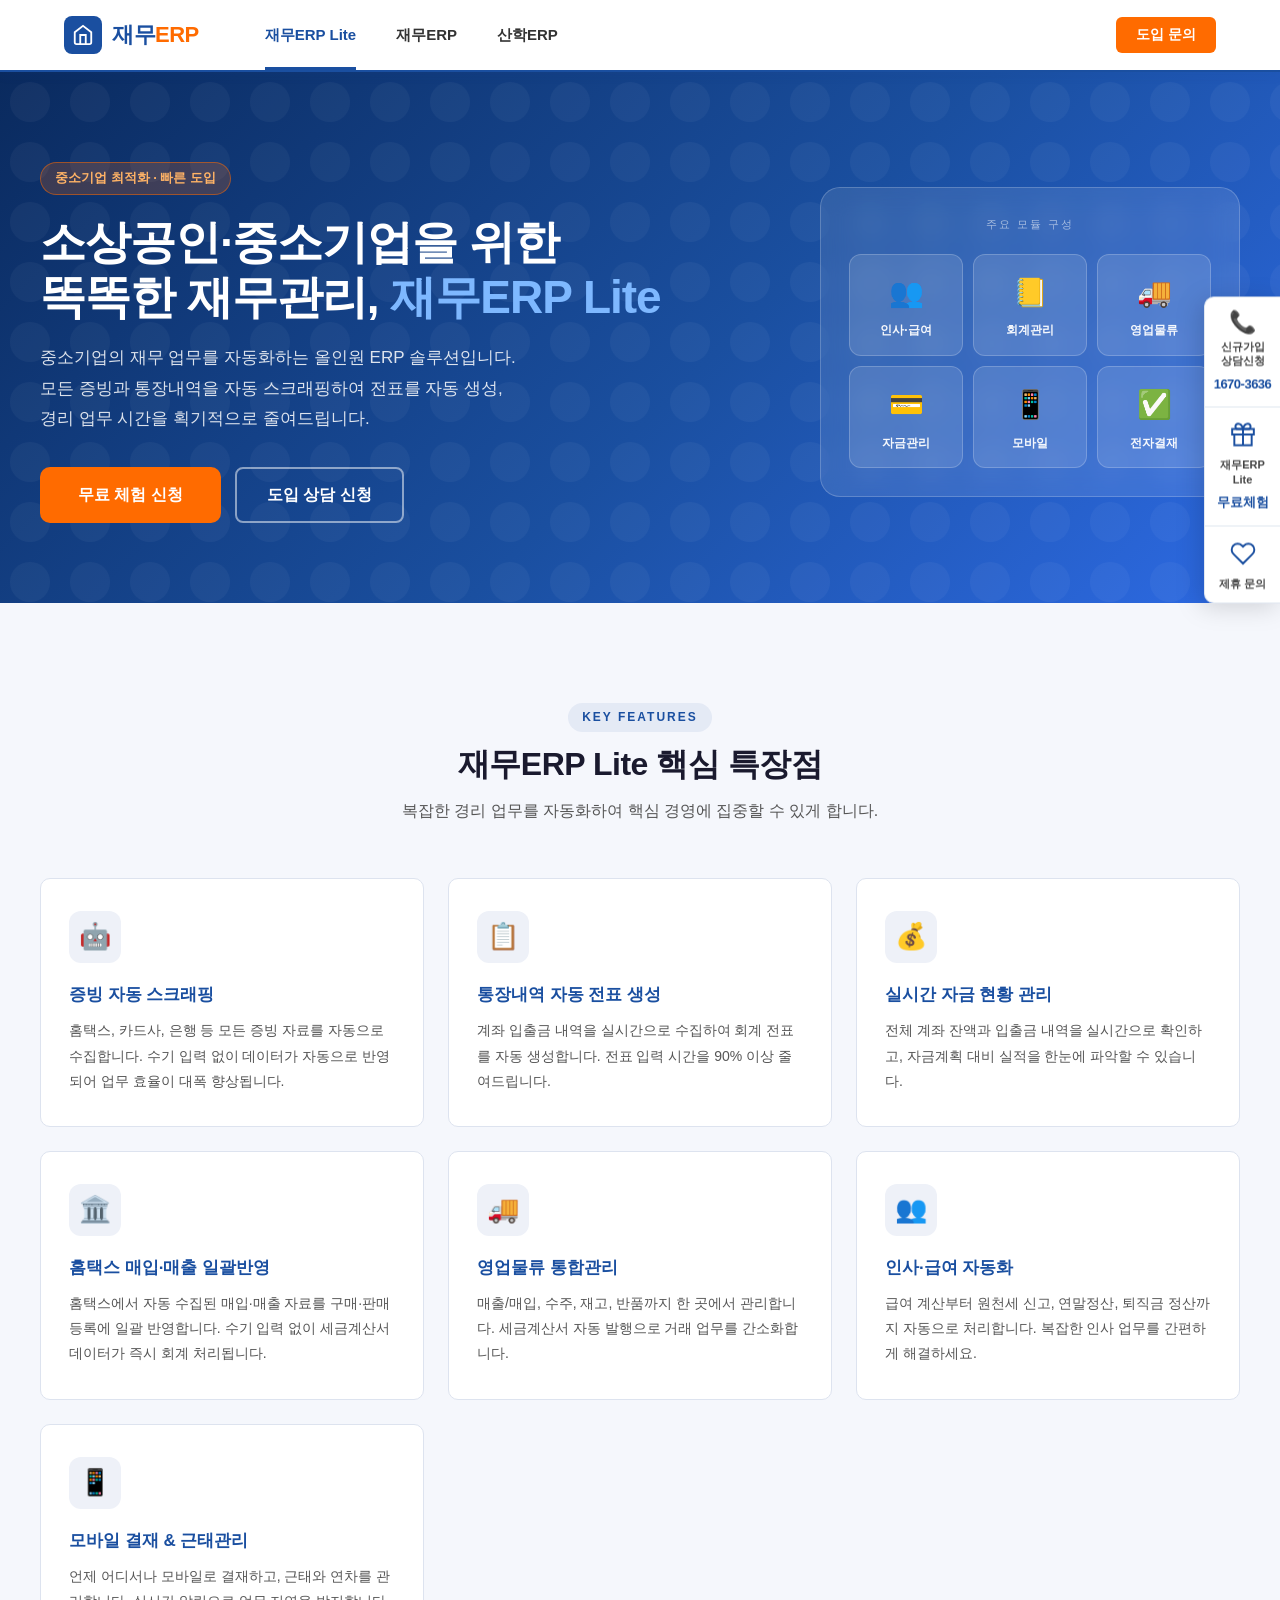
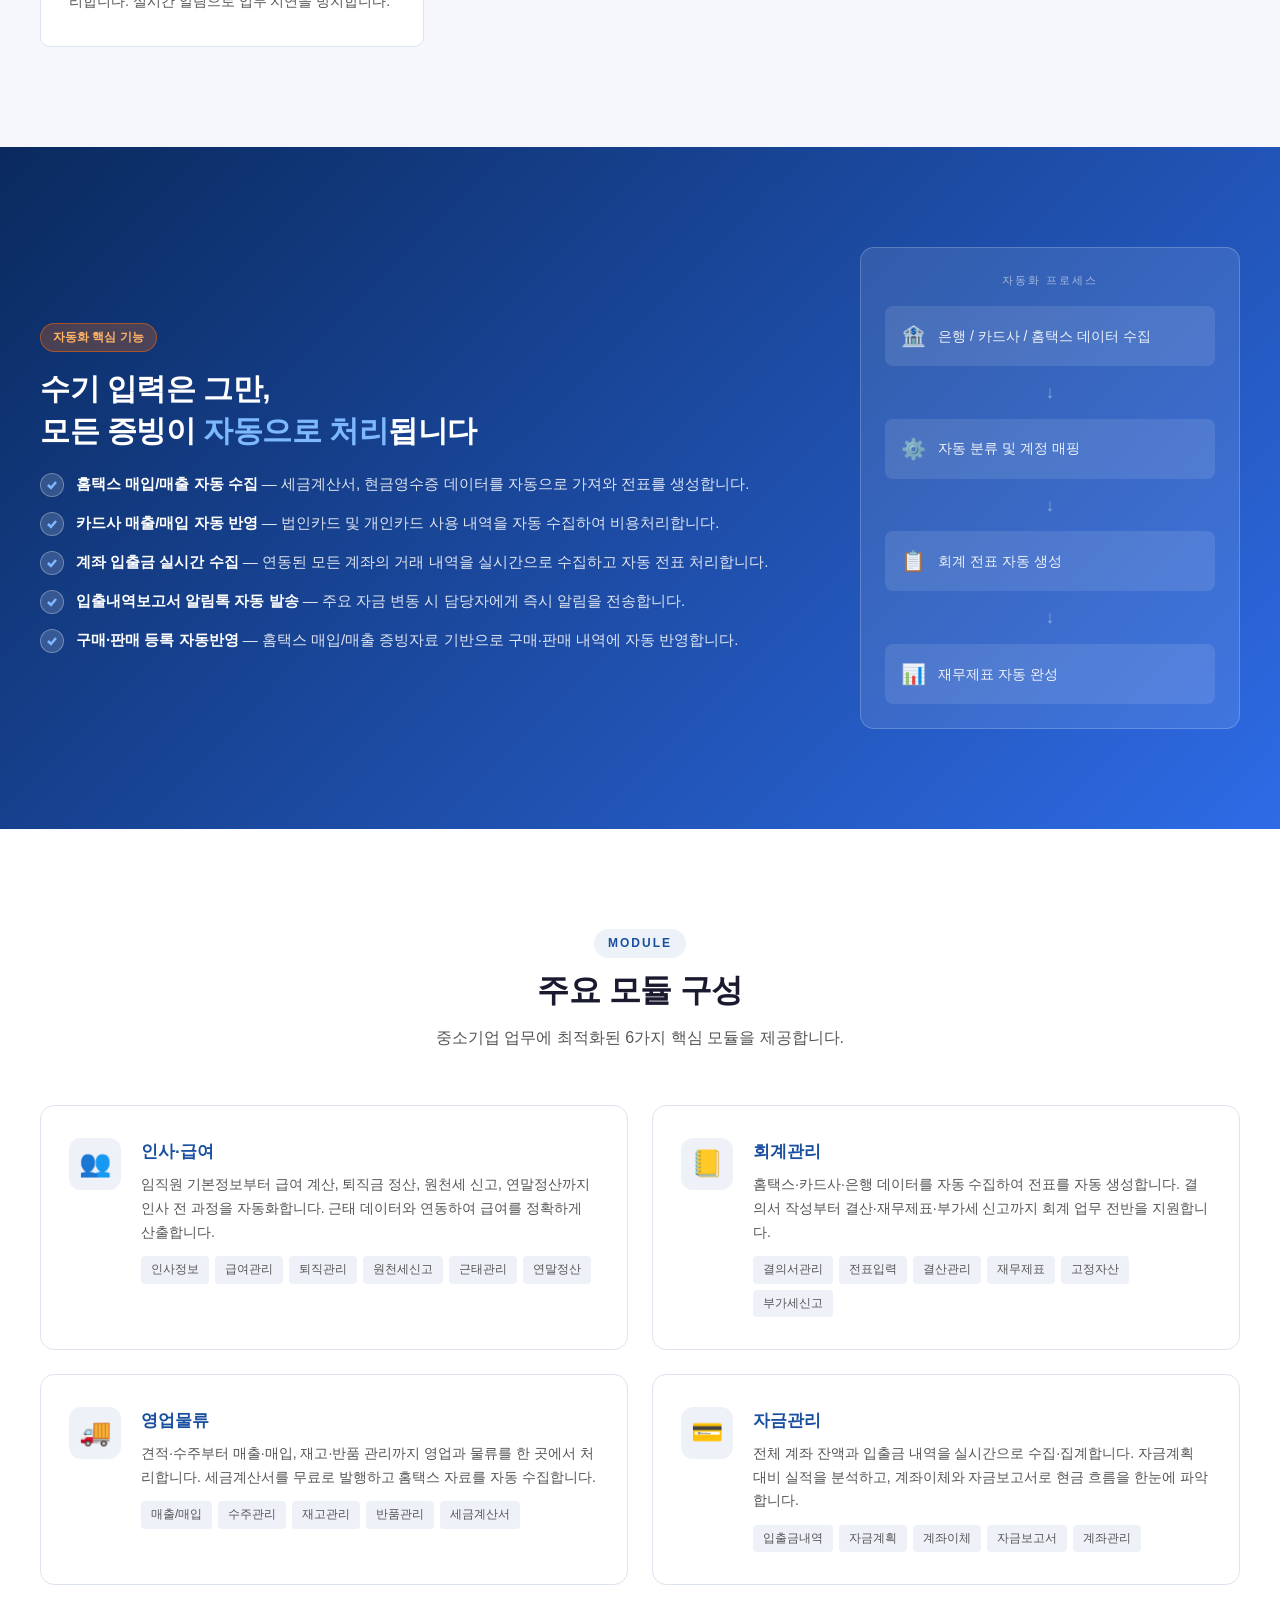
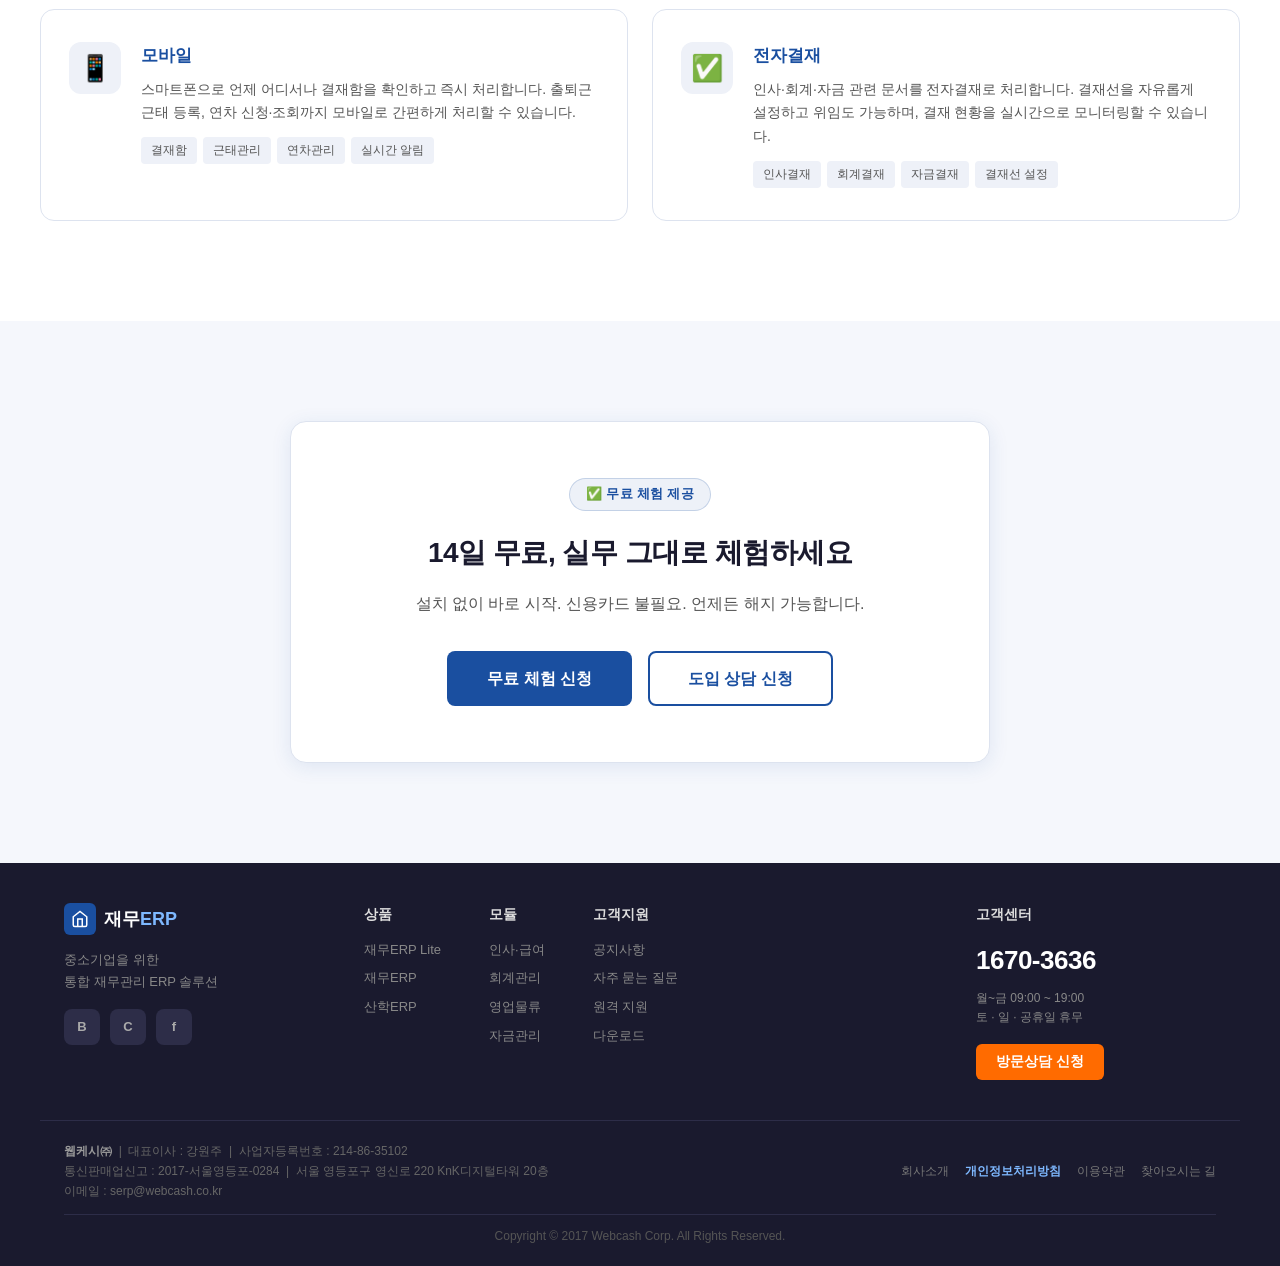
<file: erp-lite.html>
<!DOCTYPE html>
<html lang="ko">
<head>
  <meta charset="UTF-8" />
  <meta name="viewport" content="width=device-width, initial-scale=1.0" />
  <title>재무ERP Lite - 웹케시㈜</title>
  <link rel="stylesheet" href="css/erp-lite.css">
</head>
<body>

<!-- ===== HEADER ===== -->
<header>
  <div class="gnb">
    <a href="index.html" class="logo">
      <div class="logo-icon">
        <svg viewBox="0 0 24 24"><path d="M3 9l9-7 9 7v11a2 2 0 01-2 2H5a2 2 0 01-2-2z"/><polyline points="9 22 9 12 15 12 15 22"/></svg>
      </div>
      <div class="logo-text">재무<span>ERP</span></div>
    </a>
    <nav>
      <ul>
        <li class="active"><a href="erp-lite.html">재무ERP Lite</a></li>
        <li><a href="erp.html">재무ERP</a></li>
        <li><a href="sanerp.html">산학ERP</a></li>
      </ul>
    </nav>
    <div class="gnb-cta">
      <button class="btn-consult" onclick="openModal()">도입 문의</button>
    </div>
  </div>
</header>

<!-- ===== HERO ===== -->
<section class="hero">
  <div class="hero-inner">
    <div class="hero-text">
      <div class="hero-badge">중소기업 최적화 · 빠른 도입</div>
      <h1>소상공인·중소기업을 위한<br>똑똑한 재무관리, <em>재무ERP Lite</em></h1>
      <p class="hero-desc">
        중소기업의 재무 업무를 자동화하는 올인원 ERP 솔루션입니다.<br>
        모든 증빙과 통장내역을 자동 스크래핑하여 전표를 자동 생성,<br>
        경리 업무 시간을 획기적으로 줄여드립니다.
      </p>
      <div class="hero-btns">
        <a href="free-trial.html" class="btn-hero-accent">무료 체험 신청</a>
        <a href="#" class="btn-hero-outline" onclick="openModal();return false;">도입 상담 신청</a>
      </div>
    </div>
    <div class="hero-visual">
      <div class="hero-card">
        <div class="hero-card-title">주요 모듈 구성</div>
        <div class="module-grid">
          <div class="module-chip">
            <div class="module-chip-icon">👥</div>
            <div class="module-chip-label">인사·급여</div>
          </div>
          <div class="module-chip">
            <div class="module-chip-icon">📒</div>
            <div class="module-chip-label">회계관리</div>
          </div>
          <div class="module-chip">
            <div class="module-chip-icon">🚚</div>
            <div class="module-chip-label">영업물류</div>
          </div>
          <div class="module-chip">
            <div class="module-chip-icon">💳</div>
            <div class="module-chip-label">자금관리</div>
          </div>
          <div class="module-chip">
            <div class="module-chip-icon">📱</div>
            <div class="module-chip-label">모바일</div>
          </div>
          <div class="module-chip">
            <div class="module-chip-icon">✅</div>
            <div class="module-chip-label">전자결재</div>
          </div>
        </div>
      </div>
    </div>
  </div>
</section>

<!-- ===== KEY FEATURES ===== -->
<section class="features">
  <div class="section-inner">
    <div class="section-header">
      <div class="section-label">Key Features</div>
      <h2 class="section-title">재무ERP Lite 핵심 특장점</h2>
      <p class="section-desc">복잡한 경리 업무를 자동화하여 핵심 경영에 집중할 수 있게 합니다.</p>
    </div>
    <div class="features-grid">
      <div class="feature-card">
        <div class="feature-icon-wrap">🤖</div>
        <h3>증빙 자동 스크래핑</h3>
        <p>홈택스, 카드사, 은행 등 모든 증빙 자료를 자동으로 수집합니다. 수기 입력 없이 데이터가 자동으로 반영되어 업무 효율이 대폭 향상됩니다.</p>
      </div>
      <div class="feature-card">
        <div class="feature-icon-wrap">📋</div>
        <h3>통장내역 자동 전표 생성</h3>
        <p>계좌 입출금 내역을 실시간으로 수집하여 회계 전표를 자동 생성합니다. 전표 입력 시간을 90% 이상 줄여드립니다.</p>
      </div>
      <div class="feature-card">
        <div class="feature-icon-wrap">💰</div>
        <h3>실시간 자금 현황 관리</h3>
        <p>전체 계좌 잔액과 입출금 내역을 실시간으로 확인하고, 자금계획 대비 실적을 한눈에 파악할 수 있습니다.</p>
      </div>
      <div class="feature-card">
        <div class="feature-icon-wrap">🏛️</div>
        <h3>홈택스 매입·매출 일괄반영</h3>
        <p>홈택스에서 자동 수집된 매입·매출 자료를 구매·판매 등록에 일괄 반영합니다. 수기 입력 없이 세금계산서 데이터가 즉시 회계 처리됩니다.</p>
      </div>
      <div class="feature-card">
        <div class="feature-icon-wrap">🚚</div>
        <h3>영업물류 통합관리</h3>
        <p>매출/매입, 수주, 재고, 반품까지 한 곳에서 관리합니다. 세금계산서 자동 발행으로 거래 업무를 간소화합니다.</p>
      </div>
      <div class="feature-card">
        <div class="feature-icon-wrap">👥</div>
        <h3>인사·급여 자동화</h3>
        <p>급여 계산부터 원천세 신고, 연말정산, 퇴직금 정산까지 자동으로 처리합니다. 복잡한 인사 업무를 간편하게 해결하세요.</p>
      </div>
      <div class="feature-card">
        <div class="feature-icon-wrap">📱</div>
        <h3>모바일 결재 &amp; 근태관리</h3>
        <p>언제 어디서나 모바일로 결재하고, 근태와 연차를 관리합니다. 실시간 알림으로 업무 지연을 방지합니다.</p>
      </div>
    </div>
  </div>
</section>

<!-- ===== AUTO SCRAPING ===== -->
<section class="scraping">
  <div class="scraping-inner">
    <div class="scraping-text">
      <div class="badge">자동화 핵심 기능</div>
      <h2>수기 입력은 그만,<br>모든 증빙이 <em>자동으로 처리</em>됩니다</h2>
      <div class="scraping-list">
        <div class="scraping-item">
          <div class="scraping-dot"><svg viewBox="0 0 12 12"><polyline points="2,6 5,9 10,3"/></svg></div>
          <p><strong>홈택스 매입/매출 자동 수집</strong> — 세금계산서, 현금영수증 데이터를 자동으로 가져와 전표를 생성합니다.</p>
        </div>
        <div class="scraping-item">
          <div class="scraping-dot"><svg viewBox="0 0 12 12"><polyline points="2,6 5,9 10,3"/></svg></div>
          <p><strong>카드사 매출/매입 자동 반영</strong> — 법인카드 및 개인카드 사용 내역을 자동 수집하여 비용처리합니다.</p>
        </div>
        <div class="scraping-item">
          <div class="scraping-dot"><svg viewBox="0 0 12 12"><polyline points="2,6 5,9 10,3"/></svg></div>
          <p><strong>계좌 입출금 실시간 수집</strong> — 연동된 모든 계좌의 거래 내역을 실시간으로 수집하고 자동 전표 처리합니다.</p>
        </div>
        <div class="scraping-item">
          <div class="scraping-dot"><svg viewBox="0 0 12 12"><polyline points="2,6 5,9 10,3"/></svg></div>
          <p><strong>입출내역보고서 알림톡 자동 발송</strong> — 주요 자금 변동 시 담당자에게 즉시 알림을 전송합니다.</p>
        </div>
        <div class="scraping-item">
          <div class="scraping-dot"><svg viewBox="0 0 12 12"><polyline points="2,6 5,9 10,3"/></svg></div>
          <p><strong>구매·판매 등록 자동반영</strong> — 홈택스 매입/매출 증빙자료 기반으로 구매·판매 내역에 자동 반영합니다.</p>
        </div>
      </div>
    </div>
    <div class="scraping-visual">
      <div class="scraping-card">
        <div class="hero-card-title" style="margin-bottom:16px;">자동화 프로세스</div>
        <div class="scraping-flow">
          <div class="flow-item"><div class="flow-item-icon">🏦</div><div>은행 / 카드사 / 홈택스 데이터 수집</div></div>
          <div class="flow-arrow">↓</div>
          <div class="flow-item"><div class="flow-item-icon">⚙️</div><div>자동 분류 및 계정 매핑</div></div>
          <div class="flow-arrow">↓</div>
          <div class="flow-item"><div class="flow-item-icon">📋</div><div>회계 전표 자동 생성</div></div>
          <div class="flow-arrow">↓</div>
          <div class="flow-item"><div class="flow-item-icon">📊</div><div>재무제표 자동 완성</div></div>
        </div>
      </div>
    </div>
  </div>
</section>

<!-- ===== MODULES ===== -->
<section class="modules">
  <div class="section-inner">
    <div class="section-header">
      <div class="section-label">Module</div>
      <h2 class="section-title">주요 모듈 구성</h2>
      <p class="section-desc">중소기업 업무에 최적화된 6가지 핵심 모듈을 제공합니다.</p>
    </div>
    <div class="modules-grid">

      <div class="module-card">
        <div class="module-icon-wrap">👥</div>
        <div class="module-body">
          <h3>인사·급여</h3>
          <p>임직원 기본정보부터 급여 계산, 퇴직금 정산, 원천세 신고, 연말정산까지 인사 전 과정을 자동화합니다. 근태 데이터와 연동하여 급여를 정확하게 산출합니다.</p>
          <div class="module-tags">
            <span class="module-tag">인사정보</span>
            <span class="module-tag">급여관리</span>
            <span class="module-tag">퇴직관리</span>
            <span class="module-tag">원천세신고</span>
            <span class="module-tag">근태관리</span>
            <span class="module-tag">연말정산</span>
          </div>
        </div>
      </div>

      <div class="module-card">
        <div class="module-icon-wrap">📒</div>
        <div class="module-body">
          <h3>회계관리</h3>
          <p>홈택스·카드사·은행 데이터를 자동 수집하여 전표를 자동 생성합니다. 결의서 작성부터 결산·재무제표·부가세 신고까지 회계 업무 전반을 지원합니다.</p>
          <div class="module-tags">
            <span class="module-tag">결의서관리</span>
            <span class="module-tag">전표입력</span>
            <span class="module-tag">결산관리</span>
            <span class="module-tag">재무제표</span>
            <span class="module-tag">고정자산</span>
            <span class="module-tag">부가세신고</span>
          </div>
        </div>
      </div>

      <div class="module-card">
        <div class="module-icon-wrap">🚚</div>
        <div class="module-body">
          <h3>영업물류</h3>
          <p>견적·수주부터 매출·매입, 재고·반품 관리까지 영업과 물류를 한 곳에서 처리합니다. 세금계산서를 무료로 발행하고 홈택스 자료를 자동 수집합니다.</p>
          <div class="module-tags">
            <span class="module-tag">매출/매입</span>
            <span class="module-tag">수주관리</span>
            <span class="module-tag">재고관리</span>
            <span class="module-tag">반품관리</span>
            <span class="module-tag">세금계산서</span>
          </div>
        </div>
      </div>

      <div class="module-card">
        <div class="module-icon-wrap">💳</div>
        <div class="module-body">
          <h3>자금관리</h3>
          <p>전체 계좌 잔액과 입출금 내역을 실시간으로 수집·집계합니다. 자금계획 대비 실적을 분석하고, 계좌이체와 자금보고서로 현금 흐름을 한눈에 파악합니다.</p>
          <div class="module-tags">
            <span class="module-tag">입출금내역</span>
            <span class="module-tag">자금계획</span>
            <span class="module-tag">계좌이체</span>
            <span class="module-tag">자금보고서</span>
            <span class="module-tag">계좌관리</span>
          </div>
        </div>
      </div>

      <div class="module-card">
        <div class="module-icon-wrap">📱</div>
        <div class="module-body">
          <h3>모바일</h3>
          <p>스마트폰으로 언제 어디서나 결재함을 확인하고 즉시 처리합니다. 출퇴근 근태 등록, 연차 신청·조회까지 모바일로 간편하게 처리할 수 있습니다.</p>
          <div class="module-tags">
            <span class="module-tag">결재함</span>
            <span class="module-tag">근태관리</span>
            <span class="module-tag">연차관리</span>
            <span class="module-tag">실시간 알림</span>
          </div>
        </div>
      </div>

      <div class="module-card">
        <div class="module-icon-wrap">✅</div>
        <div class="module-body">
          <h3>전자결재</h3>
          <p>인사·회계·자금 관련 문서를 전자결재로 처리합니다. 결재선을 자유롭게 설정하고 위임도 가능하며, 결재 현황을 실시간으로 모니터링할 수 있습니다.</p>
          <div class="module-tags">
            <span class="module-tag">인사결재</span>
            <span class="module-tag">회계결재</span>
            <span class="module-tag">자금결재</span>
            <span class="module-tag">결재선 설정</span>
          </div>
        </div>
      </div>

    </div>
  </div>
</section>

<!-- ===== TRIAL ===== -->
<section class="trial">
  <div class="section-inner">
    <div class="trial-box">
      <div class="trial-badge">✅ 무료 체험 제공</div>
      <h2>14일 무료, 실무 그대로 체험하세요</h2>
      <p>설치 없이 바로 시작. 신용카드 불필요. 언제든 해지 가능합니다.</p>
      <div class="trial-btns">
        <a href="free-trial.html" class="btn-trial">무료 체험 신청</a>
        <a href="#" class="btn-consult2" onclick="openModal();return false;">도입 상담 신청</a>
      </div>
    </div>
  </div>
</section>

<!-- ===== FLOATING SIDEBAR ===== -->
<div class="float-sidebar" id="floatSidebar">
  <a class="float-btn" onclick="openModal();return false;" href="#">
    <div class="float-btn-icon">📞</div>
    <div class="float-btn-label">신규가입<br>상담신청</div>
    <div class="float-btn-num">1670-3636</div>
  </a>
  <a class="float-btn" href="free-trial.html">
    <div class="float-btn-icon">
      <svg viewBox="0 0 24 24" fill="none" stroke="#1a4fa0" stroke-width="1.8">
        <path d="M20 12V22H4V12"/><path d="M22 7H2v5h20V7z"/><path d="M12 22V7"/><path d="M12 7H7.5a2.5 2.5 0 010-5C11 2 12 7 12 7z"/><path d="M12 7h4.5a2.5 2.5 0 000-5C13 2 12 7 12 7z"/>
      </svg>
    </div>
    <div class="float-btn-label">재무ERP<br>Lite</div>
    <div class="float-btn-accent">무료체험</div>
  </a>
  <a class="float-btn" href="partnership.html">
    <div class="float-btn-icon">
      <svg viewBox="0 0 24 24" fill="none" stroke="#1a4fa0" stroke-width="1.8">
        <path d="M20.84 4.61a5.5 5.5 0 00-7.78 0L12 5.67l-1.06-1.06a5.5 5.5 0 00-7.78 7.78l1.06 1.06L12 21.23l7.78-7.78 1.06-1.06a5.5 5.5 0 000-7.78z"/>
      </svg>
    </div>
    <div class="float-btn-label">제휴 문의</div>
  </a>
</div>

<!-- ===== MODAL ===== -->
<div class="modal-overlay" id="consultModal">
  <div class="modal">
    <div class="modal-header">
      <button class="modal-close" onclick="closeModal()">✕</button>
      <div class="modal-logo">재무ERP Lite</div>
      <h2>가입 전화상담 신청</h2>
      <p>재무ERP 가입 상담센터에서 고객님께<br>전화를 드리겠습니다.</p>
    </div>
    <div class="modal-body">
      <div class="form-row">
        <label class="form-label">회사명 <span class="req">*</span></label>
        <input type="text" class="form-input" placeholder="회사명 입력" />
      </div>
      <div class="form-row">
        <label class="form-label">사업자번호 <span class="req">*</span></label>
        <input type="text" class="form-input" placeholder="사업자번호 입력('-' 제외)" />
      </div>
      <div class="form-row">
        <label class="form-label">이름 <span class="req">*</span></label>
        <input type="text" class="form-input" placeholder="이름 입력" />
      </div>
      <div class="form-row">
        <label class="form-label">연락처 <span class="req">*</span></label>
        <input type="text" class="form-input" placeholder="연락처 입력('-' 제외)" />
      </div>
      <div class="form-row">
        <label class="form-label">이메일 <span class="req">*</span></label>
        <input type="email" class="form-input" placeholder="이메일 주소 입력" />
      </div>
      <div class="form-row">
        <label class="form-label">비고</label>
        <input type="text" class="form-input" placeholder="희망하시는 상담시간이 있으면 적어주세요." />
      </div>
      <div class="form-notice">
        · 운영시간 월~금 : 09:00~19:00 / <span>토, 일, 공휴일 휴무</span>
      </div>
      <p style="font-size:13px;color:#555;text-align:center;margin-bottom:14px;">
        자세한 상담을 위해 <strong>아래 체크 후 상담 신청</strong> 바랍니다
      </p>
      <div class="form-checks">
        <label class="form-check">
          <input type="checkbox" />마케팅 정보 수신 동의(선택)
        </label>
        <label class="form-check">
          <input type="checkbox" />개인정보 수집 및 이용 동의(필수)
        </label>
      </div>
      <button class="btn-submit">상담 신청</button>
    </div>
  </div>
</div>

<!-- ===== FOOTER ===== -->
<footer>
  <div class="footer-top">
    <div class="footer-brand">
      <div class="footer-logo">
        <div class="footer-logo-icon">
          <svg viewBox="0 0 24 24"><path d="M3 9l9-7 9 7v11a2 2 0 01-2 2H5a2 2 0 01-2-2z"/><polyline points="9 22 9 12 15 12 15 22"/></svg>
        </div>
        <div class="footer-logo-text">재무<span>ERP</span></div>
      </div>
      <p>중소기업을 위한<br>통합 재무관리 ERP 솔루션</p>
      <div class="footer-social">
        <a href="#" class="social-btn">B</a>
        <a href="#" class="social-btn">C</a>
        <a href="#" class="social-btn">f</a>
      </div>
    </div>
    <div class="footer-links-group">
      <div class="footer-col">
        <h4>상품</h4>
        <ul>
          <li><a href="erp-lite.html">재무ERP Lite</a></li>
          <li><a href="erp.html">재무ERP</a></li>
          <li><a href="sanerp.html">산학ERP</a></li>
        </ul>
      </div>
      <div class="footer-col">
        <h4>모듈</h4>
        <ul>
          <li><a href="#">인사·급여</a></li>
          <li><a href="#">회계관리</a></li>
          <li><a href="#">영업물류</a></li>
          <li><a href="#">자금관리</a></li>
        </ul>
      </div>
      <div class="footer-col">
        <h4>고객지원</h4>
        <ul>
          <li><a href="#">공지사항</a></li>
          <li><a href="#">자주 묻는 질문</a></li>
          <li><a href="#" onclick="window.open('support-popup.html','원격지원','width=620,height=780,scrollbars=yes,resizable=no');return false;">원격 지원</a></li>
          <li><a href="#">다운로드</a></li>
        </ul>
      </div>
    </div>
    <div class="footer-contact">
      <h4>고객센터</h4>
      <div class="contact-phone">1670-3636</div>
      <div class="contact-hours">
        월~금 09:00 ~ 19:00<br>
        토 · 일 · 공휴일 휴무
      </div>
      <button class="btn-consult" onclick="openModal()">방문상담 신청</button>
    </div>
  </div>
  <div class="footer-bottom">
    <div class="footer-info">
      <strong>웹케시㈜</strong> &nbsp;|&nbsp; 대표이사 : 강원주 &nbsp;|&nbsp; 사업자등록번호 : 214-86-35102<br>
      통신판매업신고 : 2017-서울영등포-0284 &nbsp;|&nbsp; 서울 영등포구 영신로 220 KnK디지털타워 20층<br>
      이메일 : serp@webcash.co.kr
    </div>
    <div class="footer-legal">
      <a href="https://www.webcash.co.kr/2025/MAIN.html" target="_blank">회사소개</a>
      <a href="#" class="hl">개인정보처리방침</a>
      <a href="#">이용약관</a>
      <a href="partnership.html">찾아오시는 길</a>
    </div>
    <div class="footer-copyright">Copyright © 2017 Webcash Corp. All Rights Reserved.</div>
  </div>
</footer>

<script>
  function openModal() {
    document.getElementById('consultModal').classList.add('open');
    document.body.style.overflow = 'hidden';
  }
  function closeModal() {
    document.getElementById('consultModal').classList.remove('open');
    document.body.style.overflow = '';
  }
  document.getElementById('consultModal').addEventListener('click', function(e) {
    if (e.target === this) closeModal();
  });
</script>
</body>
</html>
</file>
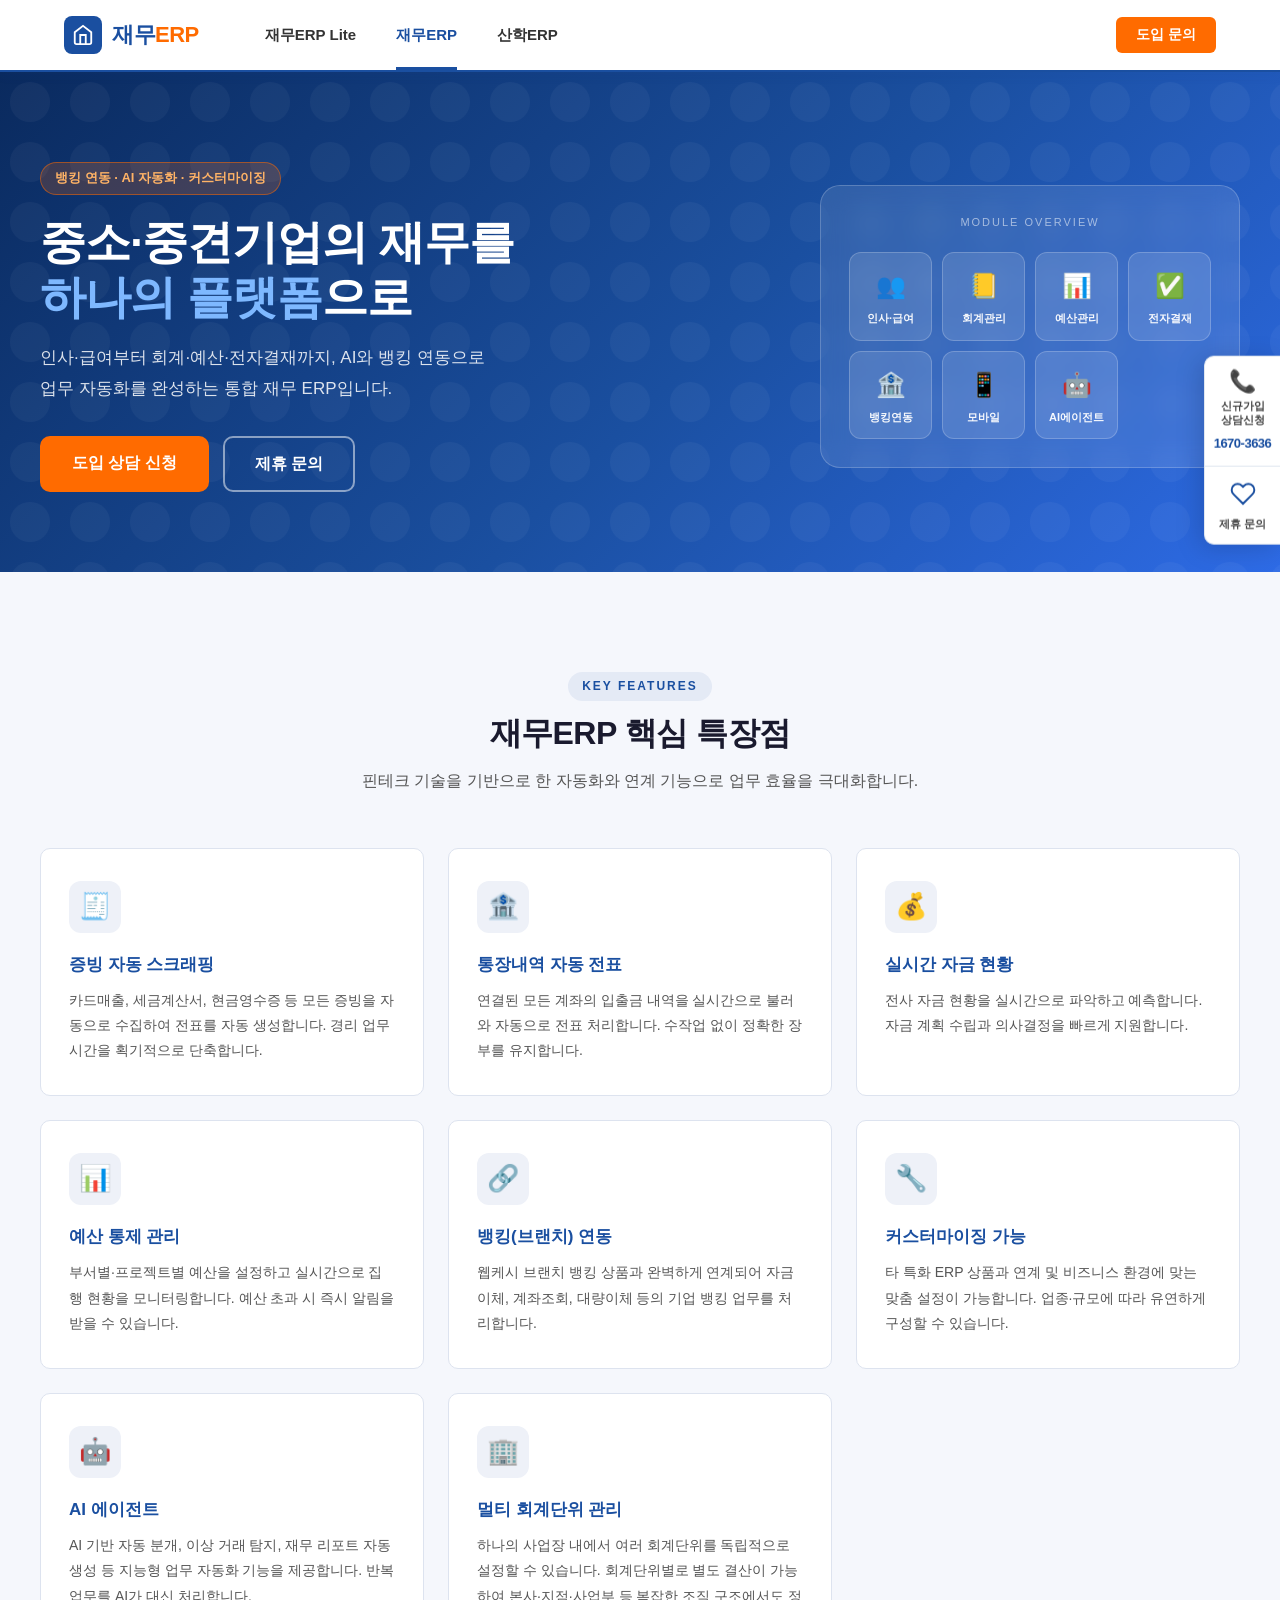
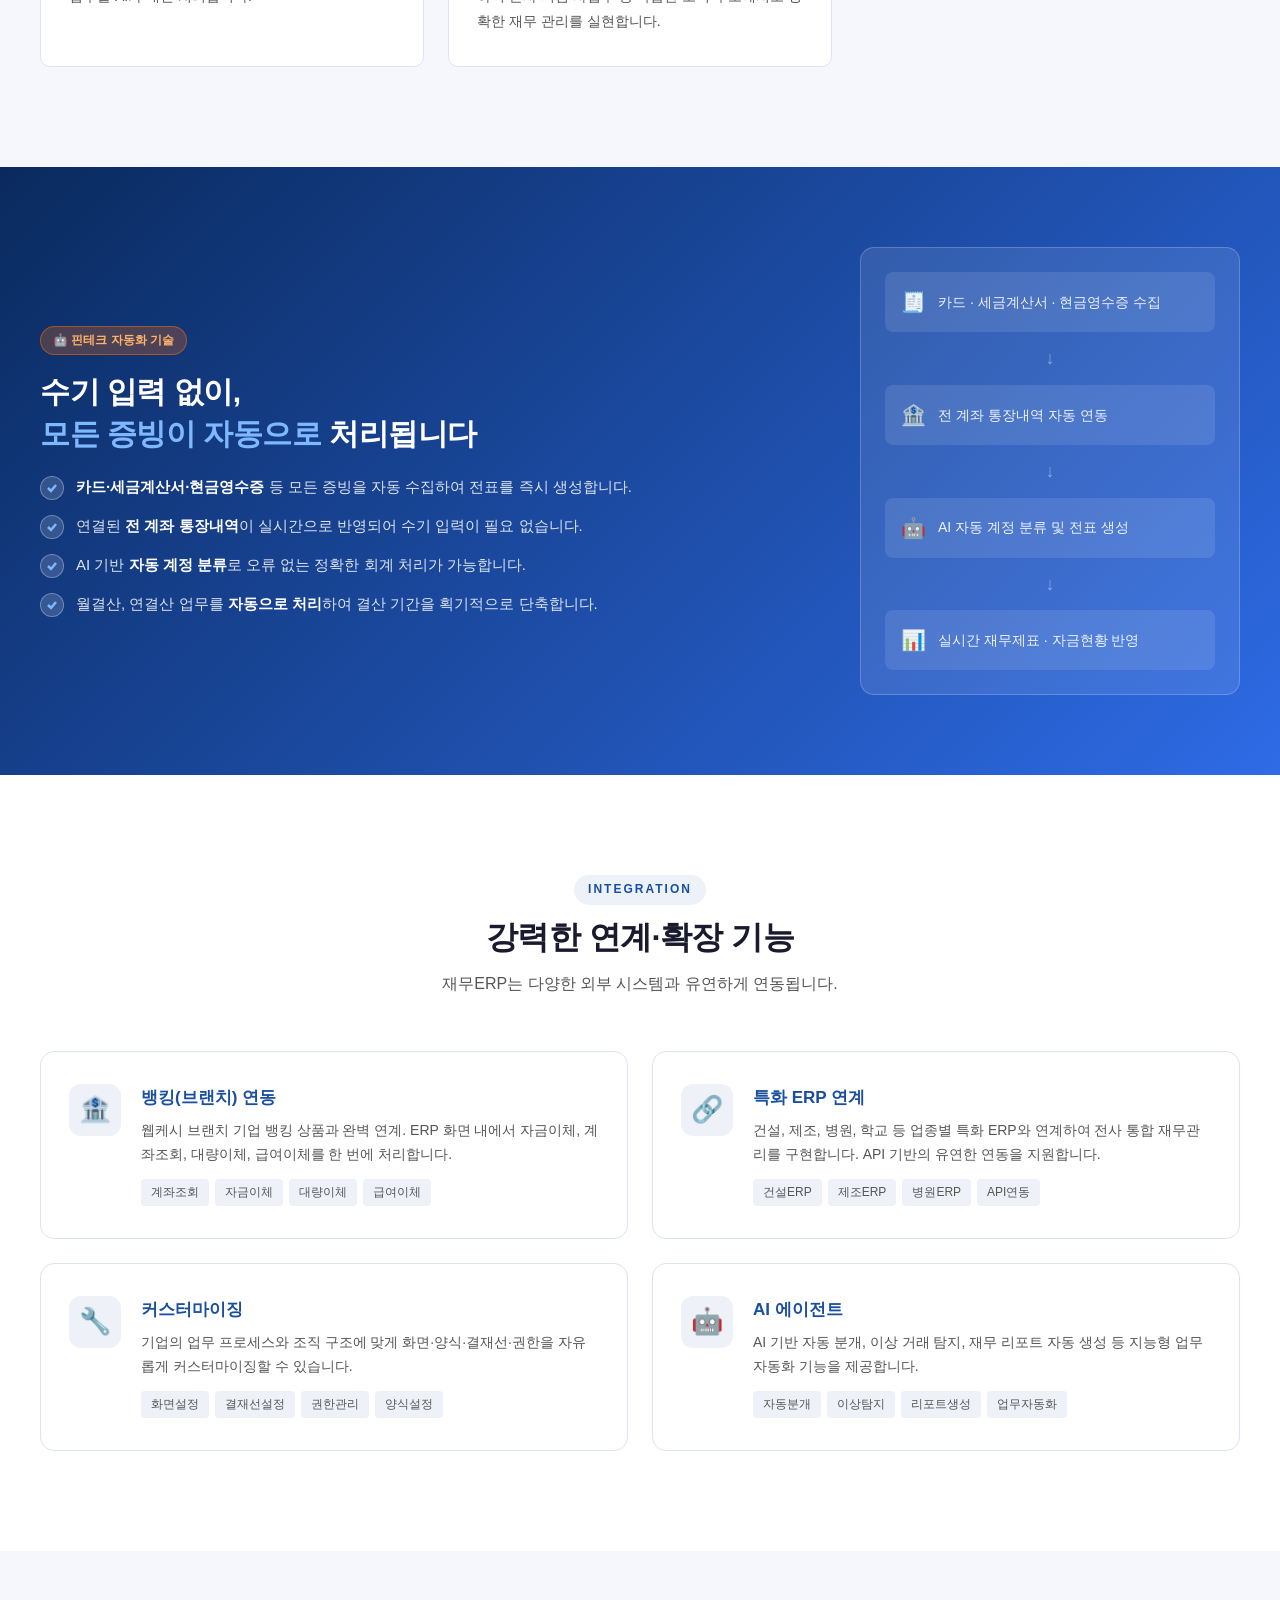
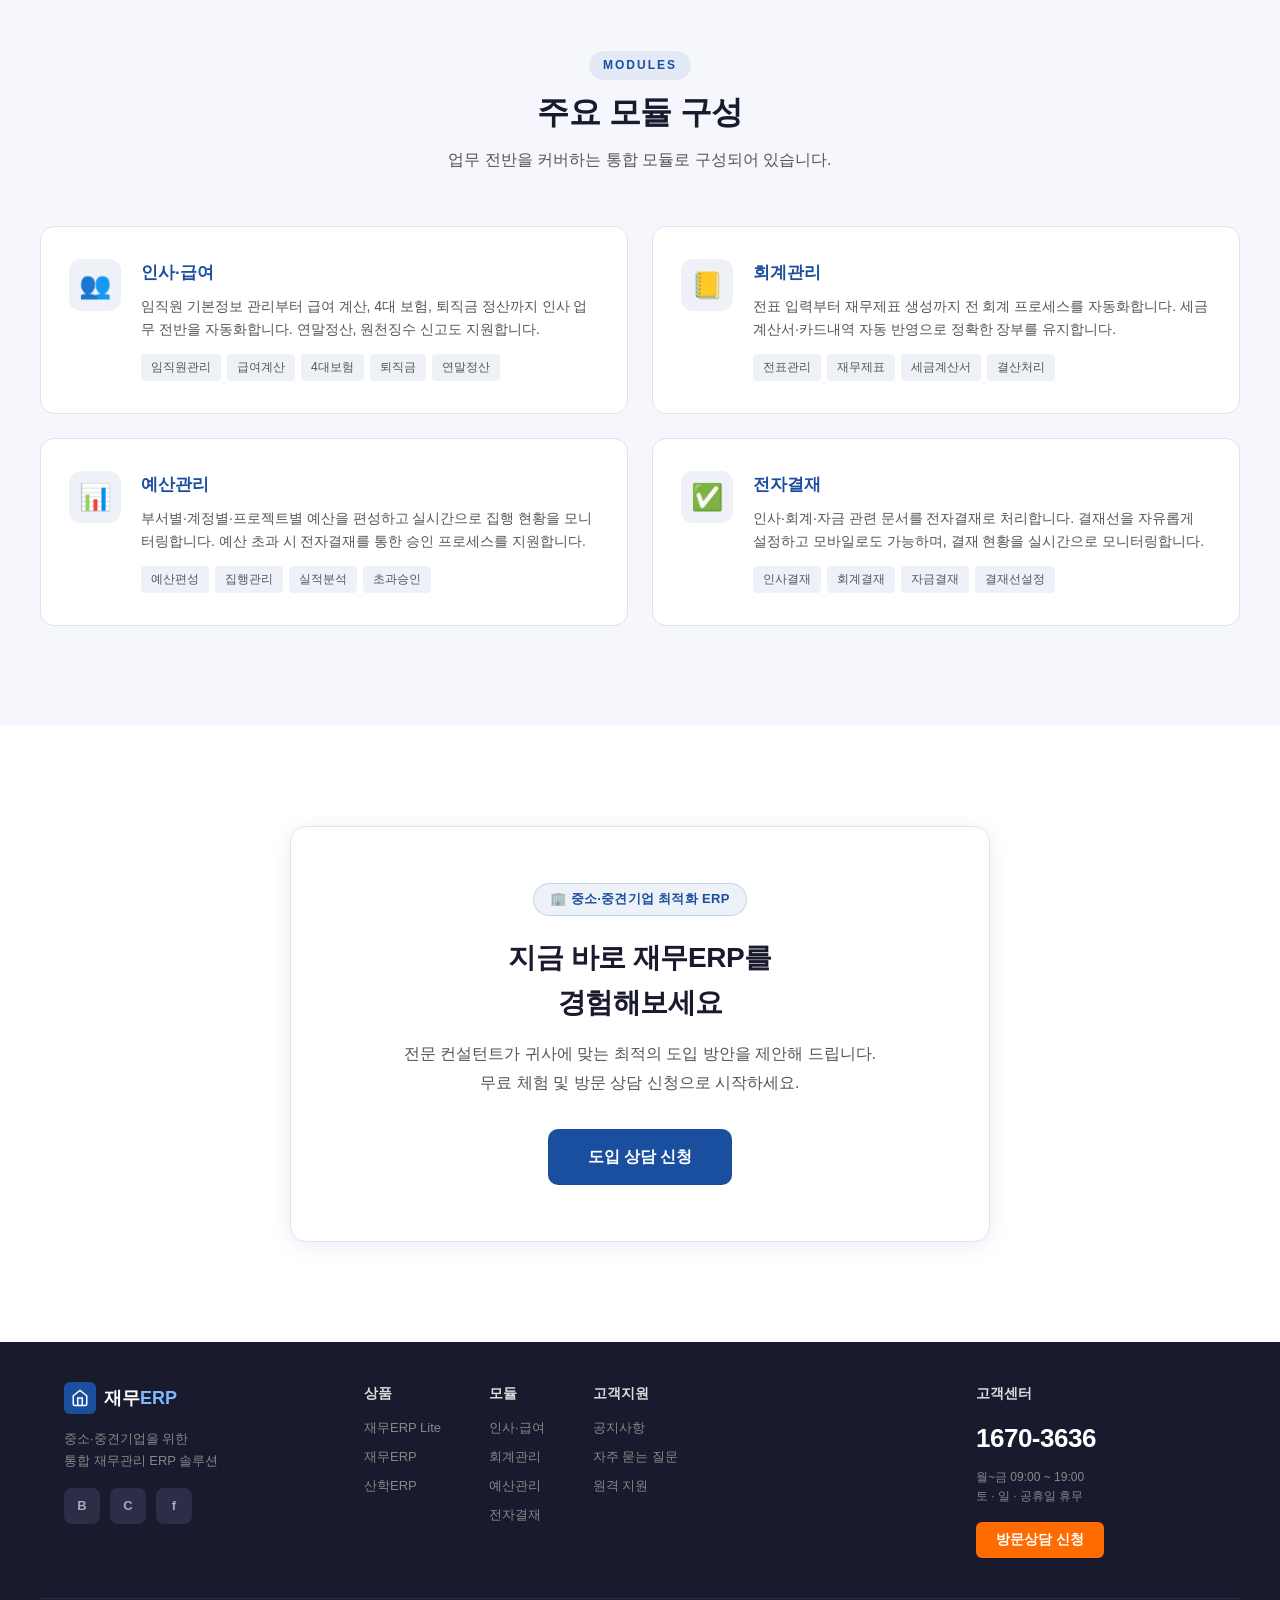
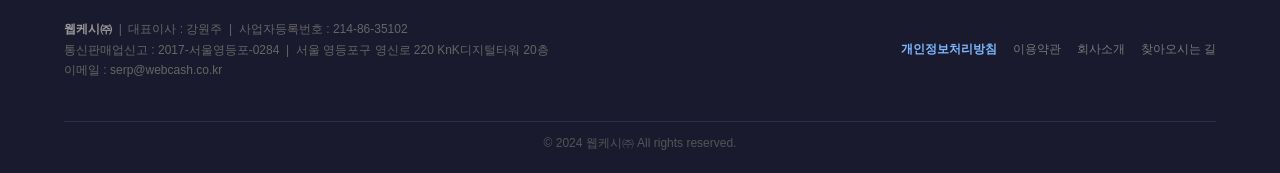
<file: erp.html>
<!DOCTYPE html>
<html lang="ko">
<head>
  <meta charset="UTF-8" />
  <meta name="viewport" content="width=device-width, initial-scale=1.0" />
  <title>재무ERP - 웹케시㈜</title>
  <link rel="stylesheet" href="css/erp.css">
</head>
<body>

<!-- ===== HEADER ===== -->
<header>
  <div class="gnb">
    <a href="index.html" class="logo">
      <div class="logo-icon">
        <svg viewBox="0 0 24 24"><path d="M3 9l9-7 9 7v11a2 2 0 01-2 2H5a2 2 0 01-2-2z"/><polyline points="9 22 9 12 15 12 15 22"/></svg>
      </div>
      <div class="logo-text">재무<span>ERP</span></div>
    </a>
    <nav>
      <ul>
        <li><a href="erp-lite.html">재무ERP Lite</a></li>
        <li class="active"><a href="erp.html">재무ERP</a></li>
        <li><a href="sanerp.html">산학ERP</a></li>
      </ul>
    </nav>
    <div class="gnb-cta">
      <button class="btn-consult" onclick="openModal()">도입 문의</button>
    </div>
  </div>
</header>

<!-- ===== HERO ===== -->
<section class="hero">
  <div class="hero-inner">
    <div class="hero-text">
      <div class="hero-badge">뱅킹 연동 · AI 자동화 · 커스터마이징</div>
      <h1>중소·중견기업의 재무를<br><em>하나의 플랫폼</em>으로</h1>
      <p class="hero-desc">
        인사·급여부터 회계·예산·전자결재까지, AI와 뱅킹 연동으로<br>업무 자동화를 완성하는 통합 재무 ERP입니다.
      </p>
      <div class="hero-btns">
        <a href="#" class="btn-hero-accent" onclick="openModal();return false;">도입 상담 신청</a>
        <a href="partnership.html" class="btn-hero-outline">제휴 문의</a>
      </div>
    </div>
    <div class="hero-visual">
      <div class="hero-card">
        <div class="hero-card-title">MODULE OVERVIEW</div>
        <div class="module-grid">
          <div class="module-chip">
            <div class="module-chip-icon">👥</div>
            <div class="module-chip-label">인사·급여</div>
          </div>
          <div class="module-chip">
            <div class="module-chip-icon">📒</div>
            <div class="module-chip-label">회계관리</div>
          </div>
          <div class="module-chip">
            <div class="module-chip-icon">📊</div>
            <div class="module-chip-label">예산관리</div>
          </div>
          <div class="module-chip">
            <div class="module-chip-icon">✅</div>
            <div class="module-chip-label">전자결재</div>
          </div>
          <div class="module-chip">
            <div class="module-chip-icon">🏦</div>
            <div class="module-chip-label">뱅킹연동</div>
          </div>
          <div class="module-chip">
            <div class="module-chip-icon">📱</div>
            <div class="module-chip-label">모바일</div>
          </div>
          <div class="module-chip">
            <div class="module-chip-icon">🤖</div>
            <div class="module-chip-label">AI에이전트</div>
          </div>
        </div>
      </div>
    </div>
  </div>
</section>

<!-- ===== KEY FEATURES ===== -->
<section class="features">
  <div class="section-inner">
    <div class="section-header">
      <div class="section-label">KEY FEATURES</div>
      <h2 class="section-title">재무ERP 핵심 특장점</h2>
      <p class="section-desc">핀테크 기술을 기반으로 한 자동화와 연계 기능으로 업무 효율을 극대화합니다.</p>
    </div>
    <div class="features-grid">
      <div class="feature-card">
        <div class="feature-icon-wrap">🧾</div>
        <h3>증빙 자동 스크래핑</h3>
        <p>카드매출, 세금계산서, 현금영수증 등 모든 증빙을 자동으로 수집하여 전표를 자동 생성합니다. 경리 업무 시간을 획기적으로 단축합니다.</p>
      </div>
      <div class="feature-card">
        <div class="feature-icon-wrap">🏦</div>
        <h3>통장내역 자동 전표</h3>
        <p>연결된 모든 계좌의 입출금 내역을 실시간으로 불러와 자동으로 전표 처리합니다. 수작업 없이 정확한 장부를 유지합니다.</p>
      </div>
      <div class="feature-card">
        <div class="feature-icon-wrap">💰</div>
        <h3>실시간 자금 현황</h3>
        <p>전사 자금 현황을 실시간으로 파악하고 예측합니다. 자금 계획 수립과 의사결정을 빠르게 지원합니다.</p>
      </div>
      <div class="feature-card">
        <div class="feature-icon-wrap">📊</div>
        <h3>예산 통제 관리</h3>
        <p>부서별·프로젝트별 예산을 설정하고 실시간으로 집행 현황을 모니터링합니다. 예산 초과 시 즉시 알림을 받을 수 있습니다.</p>
      </div>
      <div class="feature-card">
        <div class="feature-icon-wrap">🔗</div>
        <h3>뱅킹(브랜치) 연동</h3>
        <p>웹케시 브랜치 뱅킹 상품과 완벽하게 연계되어 자금이체, 계좌조회, 대량이체 등의 기업 뱅킹 업무를 처리합니다.</p>
      </div>
      <div class="feature-card">
        <div class="feature-icon-wrap">🔧</div>
        <h3>커스터마이징 가능</h3>
        <p>타 특화 ERP 상품과 연계 및 비즈니스 환경에 맞는 맞춤 설정이 가능합니다. 업종·규모에 따라 유연하게 구성할 수 있습니다.</p>
      </div>
      <div class="feature-card">
        <div class="feature-icon-wrap">🤖</div>
        <h3>AI 에이전트</h3>
        <p>AI 기반 자동 분개, 이상 거래 탐지, 재무 리포트 자동 생성 등 지능형 업무 자동화 기능을 제공합니다. 반복 업무를 AI가 대신 처리합니다.</p>
      </div>
      <div class="feature-card">
        <div class="feature-icon-wrap">🏢</div>
        <h3>멀티 회계단위 관리</h3>
        <p>하나의 사업장 내에서 여러 회계단위를 독립적으로 설정할 수 있습니다. 회계단위별로 별도 결산이 가능하여 본사·지점·사업부 등 복잡한 조직 구조에서도 정확한 재무 관리를 실현합니다.</p>
      </div>
    </div>
  </div>
</section>

<!-- ===== SCRAPING HIGHLIGHT ===== -->
<section class="scraping" style="padding: 80px 24px;">
  <div class="scraping-inner">
    <div class="scraping-text">
      <div class="badge">🤖 핀테크 자동화 기술</div>
      <h2>수기 입력 없이,<br><em>모든 증빙이 자동으로</em> 처리됩니다</h2>
      <div class="scraping-list">
        <div class="scraping-item">
          <div class="scraping-dot">
            <svg viewBox="0 0 12 12"><polyline points="2,6 5,9 10,3"/></svg>
          </div>
          <p><strong>카드·세금계산서·현금영수증</strong> 등 모든 증빙을 자동 수집하여 전표를 즉시 생성합니다.</p>
        </div>
        <div class="scraping-item">
          <div class="scraping-dot">
            <svg viewBox="0 0 12 12"><polyline points="2,6 5,9 10,3"/></svg>
          </div>
          <p>연결된 <strong>전 계좌 통장내역</strong>이 실시간으로 반영되어 수기 입력이 필요 없습니다.</p>
        </div>
        <div class="scraping-item">
          <div class="scraping-dot">
            <svg viewBox="0 0 12 12"><polyline points="2,6 5,9 10,3"/></svg>
          </div>
          <p>AI 기반 <strong>자동 계정 분류</strong>로 오류 없는 정확한 회계 처리가 가능합니다.</p>
        </div>
        <div class="scraping-item">
          <div class="scraping-dot">
            <svg viewBox="0 0 12 12"><polyline points="2,6 5,9 10,3"/></svg>
          </div>
          <p>월결산, 연결산 업무를 <strong>자동으로 처리</strong>하여 결산 기간을 획기적으로 단축합니다.</p>
        </div>
      </div>
    </div>
    <div class="scraping-visual">
      <div class="scraping-card">
        <div class="scraping-flow">
          <div class="flow-item">
            <div class="flow-item-icon">🧾</div>
            <span>카드 · 세금계산서 · 현금영수증 수집</span>
          </div>
          <div class="flow-arrow">↓</div>
          <div class="flow-item">
            <div class="flow-item-icon">🏦</div>
            <span>전 계좌 통장내역 자동 연동</span>
          </div>
          <div class="flow-arrow">↓</div>
          <div class="flow-item">
            <div class="flow-item-icon">🤖</div>
            <span>AI 자동 계정 분류 및 전표 생성</span>
          </div>
          <div class="flow-arrow">↓</div>
          <div class="flow-item">
            <div class="flow-item-icon">📊</div>
            <span>실시간 재무제표 · 자금현황 반영</span>
          </div>
        </div>
      </div>
    </div>
  </div>
</section>

<!-- ===== INTEGRATION ===== -->
<section class="integration">
  <div class="section-inner">
    <div class="section-header">
      <div class="section-label">INTEGRATION</div>
      <h2 class="section-title">강력한 연계·확장 기능</h2>
      <p class="section-desc">재무ERP는 다양한 외부 시스템과 유연하게 연동됩니다.</p>
    </div>
    <div class="integration-grid">
      <div class="integration-card">
        <div class="integration-icon-wrap">🏦</div>
        <div class="integration-body">
          <h3>뱅킹(브랜치) 연동</h3>
          <p>웹케시 브랜치 기업 뱅킹 상품과 완벽 연계. ERP 화면 내에서 자금이체, 계좌조회, 대량이체, 급여이체를 한 번에 처리합니다.</p>
          <div class="integration-tags">
            <span class="integration-tag">계좌조회</span>
            <span class="integration-tag">자금이체</span>
            <span class="integration-tag">대량이체</span>
            <span class="integration-tag">급여이체</span>
          </div>
        </div>
      </div>
      <div class="integration-card">
        <div class="integration-icon-wrap">🔗</div>
        <div class="integration-body">
          <h3>특화 ERP 연계</h3>
          <p>건설, 제조, 병원, 학교 등 업종별 특화 ERP와 연계하여 전사 통합 재무관리를 구현합니다. API 기반의 유연한 연동을 지원합니다.</p>
          <div class="integration-tags">
            <span class="integration-tag">건설ERP</span>
            <span class="integration-tag">제조ERP</span>
            <span class="integration-tag">병원ERP</span>
            <span class="integration-tag">API연동</span>
          </div>
        </div>
      </div>
      <div class="integration-card">
        <div class="integration-icon-wrap">🔧</div>
        <div class="integration-body">
          <h3>커스터마이징</h3>
          <p>기업의 업무 프로세스와 조직 구조에 맞게 화면·양식·결재선·권한을 자유롭게 커스터마이징할 수 있습니다.</p>
          <div class="integration-tags">
            <span class="integration-tag">화면설정</span>
            <span class="integration-tag">결재선설정</span>
            <span class="integration-tag">권한관리</span>
            <span class="integration-tag">양식설정</span>
          </div>
        </div>
      </div>
      <div class="integration-card">
        <div class="integration-icon-wrap">🤖</div>
        <div class="integration-body">
          <h3>AI 에이전트</h3>
          <p>AI 기반 자동 분개, 이상 거래 탐지, 재무 리포트 자동 생성 등 지능형 업무 자동화 기능을 제공합니다.</p>
          <div class="integration-tags">
            <span class="integration-tag">자동분개</span>
            <span class="integration-tag">이상탐지</span>
            <span class="integration-tag">리포트생성</span>
            <span class="integration-tag">업무자동화</span>
          </div>
        </div>
      </div>
    </div>
  </div>
</section>

<!-- ===== MODULES ===== -->
<section class="modules">
  <div class="section-inner">
    <div class="section-header">
      <div class="section-label">MODULES</div>
      <h2 class="section-title">주요 모듈 구성</h2>
      <p class="section-desc">업무 전반을 커버하는 통합 모듈로 구성되어 있습니다.</p>
    </div>
    <div class="modules-grid">
      <div class="module-card">
        <div class="module-icon-wrap">👥</div>
        <div class="module-body">
          <h3>인사·급여</h3>
          <p>임직원 기본정보 관리부터 급여 계산, 4대 보험, 퇴직금 정산까지 인사 업무 전반을 자동화합니다. 연말정산, 원천징수 신고도 지원합니다.</p>
          <div class="module-tags">
            <span class="module-tag">임직원관리</span>
            <span class="module-tag">급여계산</span>
            <span class="module-tag">4대보험</span>
            <span class="module-tag">퇴직금</span>
            <span class="module-tag">연말정산</span>
          </div>
        </div>
      </div>
      <div class="module-card">
        <div class="module-icon-wrap">📒</div>
        <div class="module-body">
          <h3>회계관리</h3>
          <p>전표 입력부터 재무제표 생성까지 전 회계 프로세스를 자동화합니다. 세금계산서·카드내역 자동 반영으로 정확한 장부를 유지합니다.</p>
          <div class="module-tags">
            <span class="module-tag">전표관리</span>
            <span class="module-tag">재무제표</span>
            <span class="module-tag">세금계산서</span>
            <span class="module-tag">결산처리</span>
          </div>
        </div>
      </div>
      <div class="module-card">
        <div class="module-icon-wrap">📊</div>
        <div class="module-body">
          <h3>예산관리</h3>
          <p>부서별·계정별·프로젝트별 예산을 편성하고 실시간으로 집행 현황을 모니터링합니다. 예산 초과 시 전자결재를 통한 승인 프로세스를 지원합니다.</p>
          <div class="module-tags">
            <span class="module-tag">예산편성</span>
            <span class="module-tag">집행관리</span>
            <span class="module-tag">실적분석</span>
            <span class="module-tag">초과승인</span>
          </div>
        </div>
      </div>
      <div class="module-card">
        <div class="module-icon-wrap">✅</div>
        <div class="module-body">
          <h3>전자결재</h3>
          <p>인사·회계·자금 관련 문서를 전자결재로 처리합니다. 결재선을 자유롭게 설정하고 모바일로도 가능하며, 결재 현황을 실시간으로 모니터링합니다.</p>
          <div class="module-tags">
            <span class="module-tag">인사결재</span>
            <span class="module-tag">회계결재</span>
            <span class="module-tag">자금결재</span>
            <span class="module-tag">결재선설정</span>
          </div>
        </div>
      </div>
    </div>
  </div>
</section>

<!-- ===== CTA ===== -->
<section class="cta-section">
  <div class="section-inner">
    <div class="cta-box">
      <div class="cta-badge">🏢 중소·중견기업 최적화 ERP</div>
      <h2>지금 바로 재무ERP를<br>경험해보세요</h2>
      <p>
        전문 컨설턴트가 귀사에 맞는 최적의 도입 방안을 제안해 드립니다.<br>
        무료 체험 및 방문 상담 신청으로 시작하세요.
      </p>
      <div class="cta-btns">
        <a href="#" class="btn-cta-primary" onclick="openModal();return false;">도입 상담 신청</a>
      </div>
    </div>
  </div>
</section>

<!-- ===== FLOATING SIDEBAR ===== -->
<div class="float-sidebar" id="floatSidebar">
  <a class="float-btn" onclick="openModal();return false;" href="#">
    <div class="float-btn-icon">📞</div>
    <div class="float-btn-label">신규가입<br>상담신청</div>
    <div class="float-btn-num">1670-3636</div>
  </a>
  <a class="float-btn" href="partnership.html">
    <div class="float-btn-icon">
      <svg viewBox="0 0 24 24" fill="none" stroke="#1a4fa0" stroke-width="1.8">
        <path d="M20.84 4.61a5.5 5.5 0 00-7.78 0L12 5.67l-1.06-1.06a5.5 5.5 0 00-7.78 7.78l1.06 1.06L12 21.23l7.78-7.78 1.06-1.06a5.5 5.5 0 000-7.78z"/>
      </svg>
    </div>
    <div class="float-btn-label">제휴 문의</div>
  </a>
</div>

<!-- ===== MODAL ===== -->
<div class="modal-overlay" id="consultModal">
  <div class="modal">
    <div class="modal-header">
      <button class="modal-close" onclick="closeModal()">✕</button>
      <div class="modal-logo">재무ERP</div>
      <h2>가입 전화상담 신청</h2>
      <p>재무ERP 가입 상담센터에서 고객님께<br>전화를 드리겠습니다.</p>
    </div>
    <div class="modal-body">
      <div class="form-row">
        <label class="form-label">회사명 <span class="req">*</span></label>
        <input type="text" class="form-input" placeholder="회사명 입력" />
      </div>
      <div class="form-row">
        <label class="form-label">사업자번호 <span class="req">*</span></label>
        <input type="text" class="form-input" placeholder="사업자번호 입력('-' 제외)" />
      </div>
      <div class="form-row">
        <label class="form-label">이름 <span class="req">*</span></label>
        <input type="text" class="form-input" placeholder="이름 입력" />
      </div>
      <div class="form-row">
        <label class="form-label">연락처 <span class="req">*</span></label>
        <input type="text" class="form-input" placeholder="연락처 입력('-' 제외)" />
      </div>
      <div class="form-row">
        <label class="form-label">이메일 <span class="req">*</span></label>
        <input type="email" class="form-input" placeholder="이메일 주소 입력" />
      </div>
      <div class="form-row">
        <label class="form-label">비고</label>
        <input type="text" class="form-input" placeholder="희망하시는 상담시간이 있으면 적어주세요." />
      </div>
      <div class="form-notice">
        · 운영시간 월~금 : 09:00~19:00 / <span>토, 일, 공휴일 휴무</span>
      </div>
      <p style="font-size:13px;color:#555;text-align:center;margin-bottom:14px;">
        자세한 상담을 위해 <strong>아래 체크 후 상담 신청</strong> 바랍니다
      </p>
      <div class="form-checks">
        <label class="form-check"><input type="checkbox" />마케팅 정보 수신 동의(선택)</label>
        <label class="form-check"><input type="checkbox" />개인정보 수집 및 이용 동의(필수)</label>
      </div>
      <button class="btn-submit">상담 신청</button>
    </div>
  </div>
</div>

<!-- ===== FOOTER ===== -->
<footer>
  <div class="footer-top">
    <div class="footer-brand">
      <div class="footer-logo">
        <div class="footer-logo-icon">
          <svg viewBox="0 0 24 24"><path d="M3 9l9-7 9 7v11a2 2 0 01-2 2H5a2 2 0 01-2-2z"/><polyline points="9 22 9 12 15 12 15 22"/></svg>
        </div>
        <div class="footer-logo-text">재무<span>ERP</span></div>
      </div>
      <p>중소·중견기업을 위한<br>통합 재무관리 ERP 솔루션</p>
      <div class="footer-social">
        <a href="#" class="social-btn">B</a>
        <a href="#" class="social-btn">C</a>
        <a href="#" class="social-btn">f</a>
      </div>
    </div>
    <div class="footer-links-group">
      <div class="footer-col">
        <h4>상품</h4>
        <ul>
          <li><a href="erp-lite.html">재무ERP Lite</a></li>
          <li><a href="erp.html">재무ERP</a></li>
          <li><a href="sanerp.html">산학ERP</a></li>
        </ul>
      </div>
      <div class="footer-col">
        <h4>모듈</h4>
        <ul>
          <li><a href="#">인사·급여</a></li>
          <li><a href="#">회계관리</a></li>
          <li><a href="#">예산관리</a></li>
          <li><a href="#">전자결재</a></li>
        </ul>
      </div>
      <div class="footer-col">
        <h4>고객지원</h4>
        <ul>
          <li><a href="#">공지사항</a></li>
          <li><a href="#">자주 묻는 질문</a></li>
          <li><a href="#" onclick="window.open('support-popup.html','원격지원','width=620,height=780,scrollbars=yes,resizable=no');return false;">원격 지원</a></li>
        </ul>
      </div>
    </div>
    <div class="footer-contact">
      <h4>고객센터</h4>
      <div class="contact-phone">1670-3636</div>
      <div class="contact-hours">
        월~금 09:00 ~ 19:00<br>
        토 · 일 · 공휴일 휴무
      </div>
      <button class="btn-consult" onclick="openModal()">방문상담 신청</button>
    </div>
  </div>
  <div class="footer-bottom">
    <div class="footer-info">
      <strong>웹케시㈜</strong> &nbsp;|&nbsp; 대표이사 : 강원주 &nbsp;|&nbsp; 사업자등록번호 : 214-86-35102<br>
      통신판매업신고 : 2017-서울영등포-0284 &nbsp;|&nbsp; 서울 영등포구 영신로 220 KnK디지털타워 20층<br>
      이메일 : serp@webcash.co.kr
    </div>
    <div class="footer-legal">
      <a href="#" class="hl">개인정보처리방침</a>
      <a href="#">이용약관</a>
      <a href="https://www.webcash.co.kr/2025/MAIN.html" target="_blank">회사소개</a>
      <a href="partnership.html">찾아오시는 길</a>
    </div>
  </div>
  <div class="footer-bottom">
    <div class="footer-copyright">© 2024 웹케시㈜ All rights reserved.</div>
  </div>
</footer>

<script>
  function openModal() {
    document.getElementById('consultModal').classList.add('open');
    document.body.style.overflow = 'hidden';
  }
  function closeModal() {
    document.getElementById('consultModal').classList.remove('open');
    document.body.style.overflow = '';
  }
  document.getElementById('consultModal').addEventListener('click', function(e) {
    if (e.target === this) closeModal();
  });
</script>
</body>
</html>
</file>
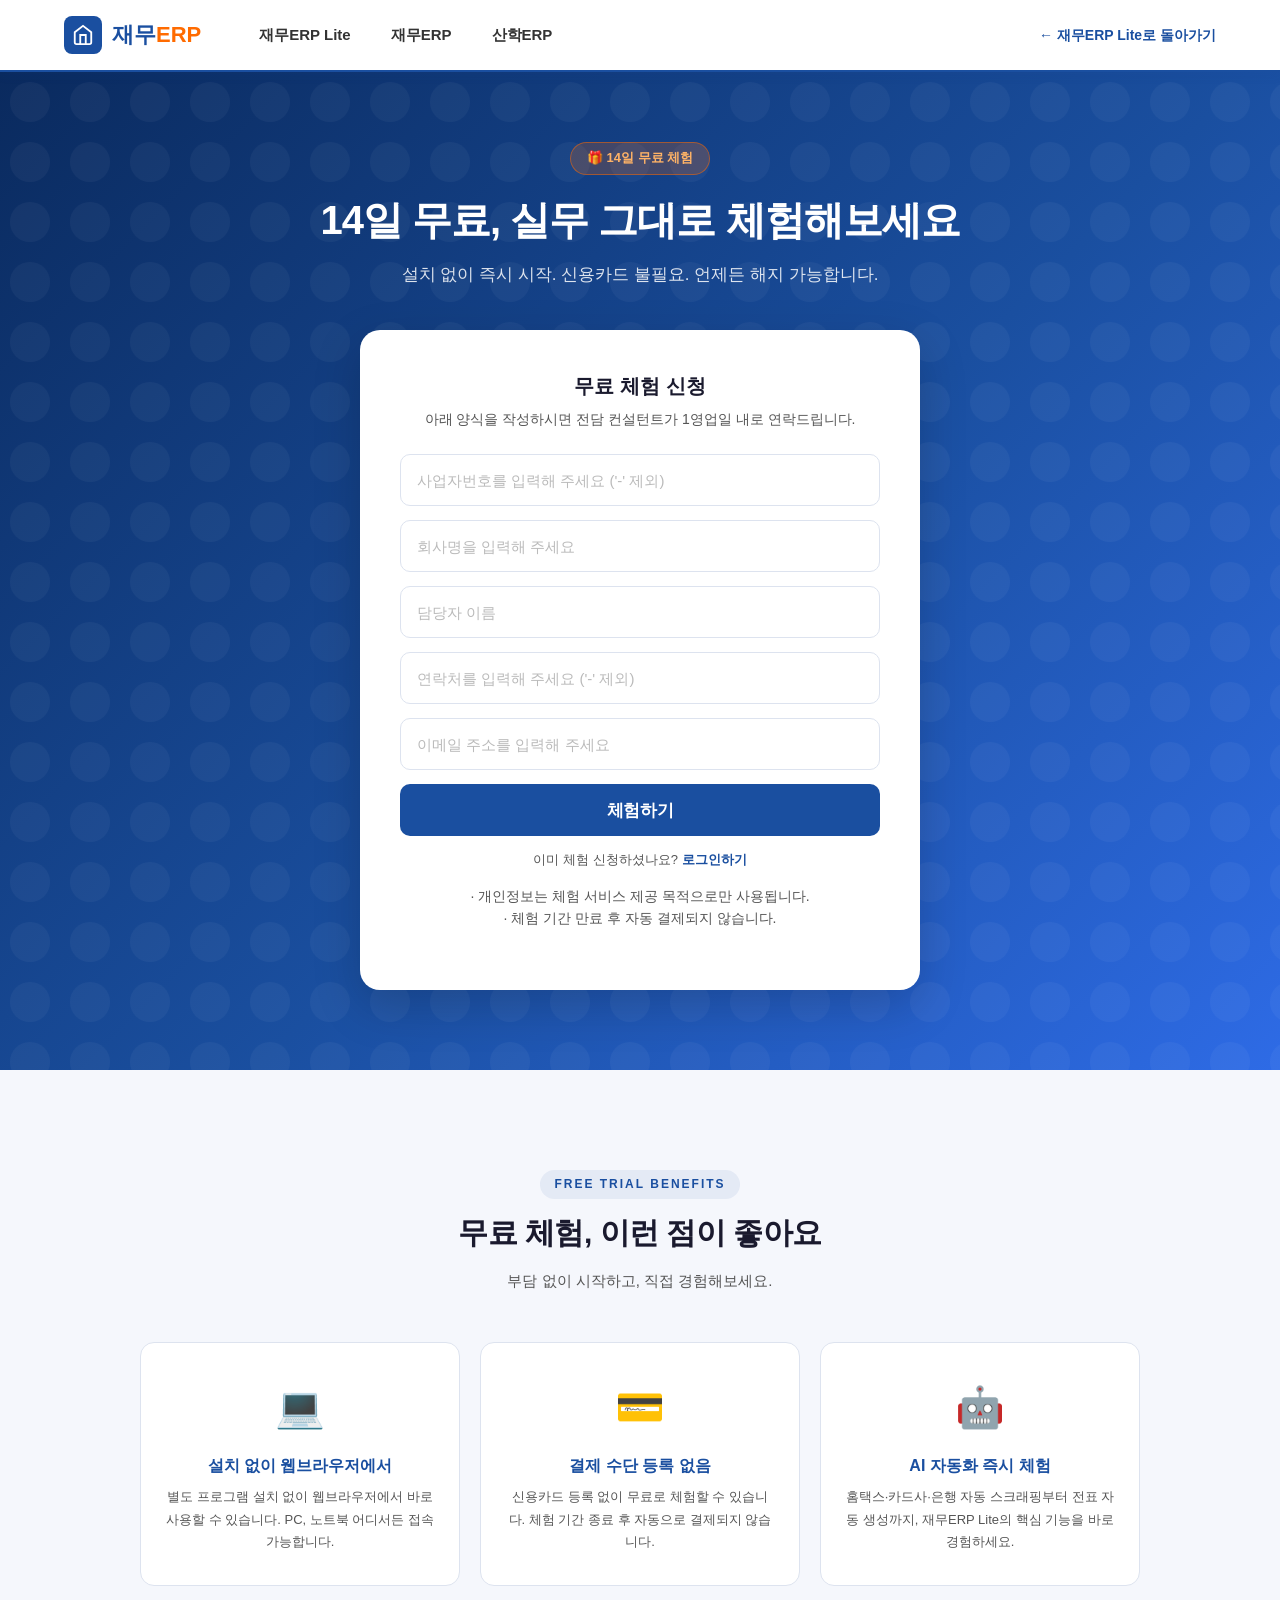
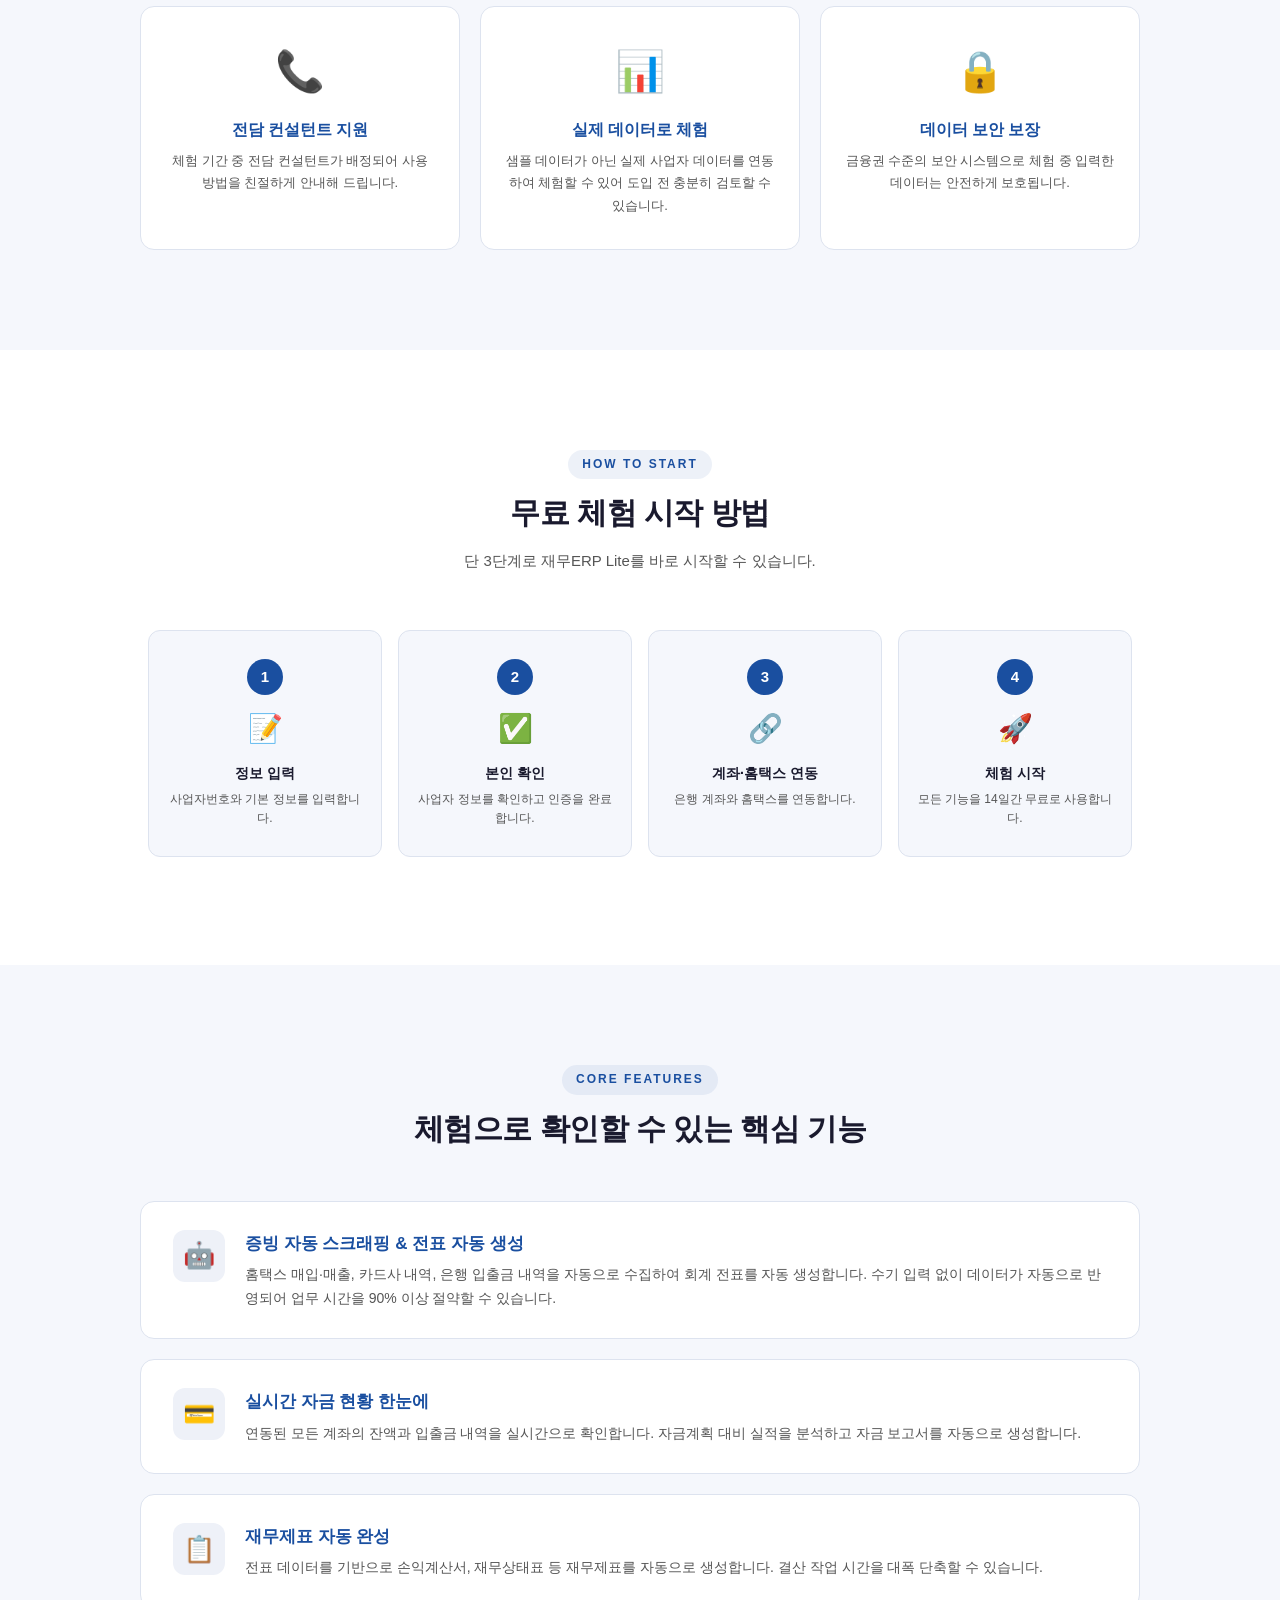
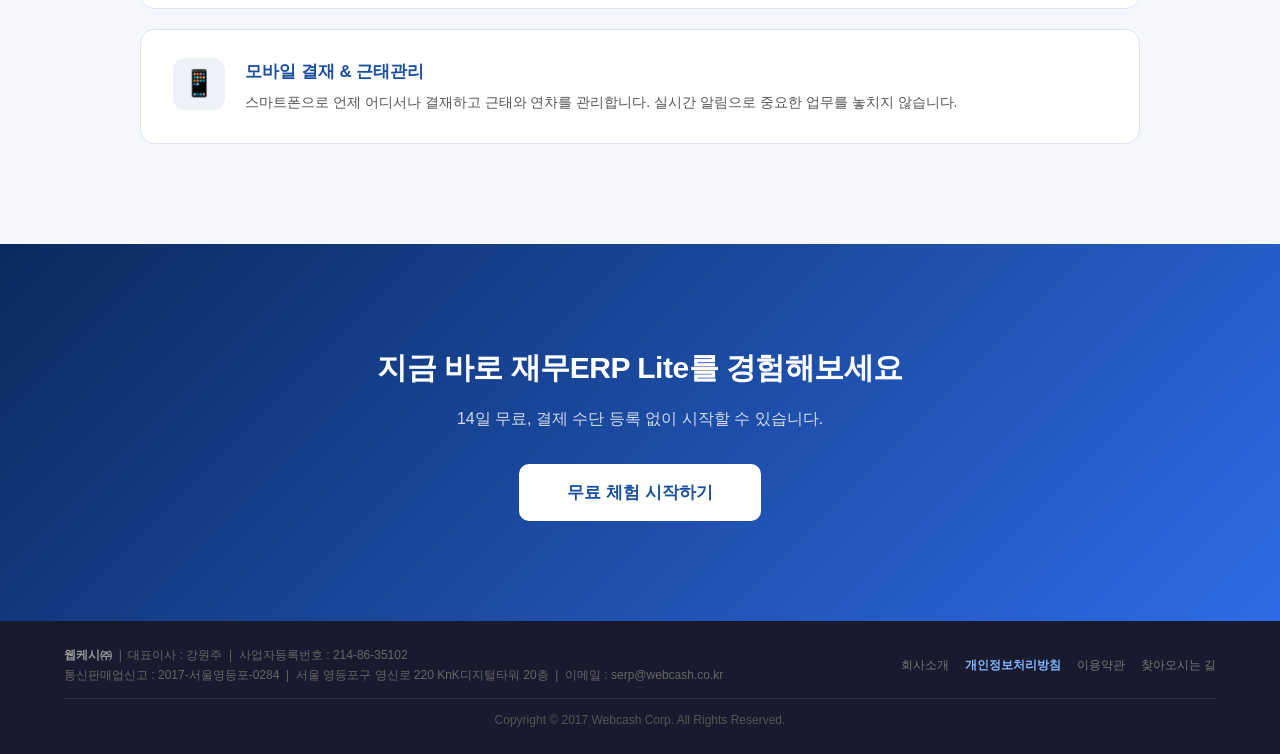
<file: free-trial.html>
<!DOCTYPE html>
<html lang="ko">
<head>
  <meta charset="UTF-8" />
  <meta name="viewport" content="width=device-width, initial-scale=1.0" />
  <title>무료 체험 - 재무ERP Lite</title>
  <link rel="stylesheet" href="css/free-trial.css">
</head>
<body>

<!-- ===== HEADER ===== -->
<header>
  <div class="gnb">
    <a href="index.html" class="logo">
      <div class="logo-icon">
        <svg viewBox="0 0 24 24"><path d="M3 9l9-7 9 7v11a2 2 0 01-2 2H5a2 2 0 01-2-2z"/><polyline points="9 22 9 12 15 12 15 22"/></svg>
      </div>
      <div class="logo-text">재무<span>ERP</span></div>
    </a>
    <nav>
      <ul>
        <li><a href="erp-lite.html">재무ERP Lite</a></li>
        <li><a href="erp.html">재무ERP</a></li>
        <li><a href="sanerp.html">산학ERP</a></li>
      </ul>
    </nav>
    <a href="erp-lite.html" class="gnb-back">
      ← 재무ERP Lite로 돌아가기
    </a>
  </div>
</header>

<!-- ===== HERO + FORM ===== -->
<section class="hero">
  <div class="hero-inner">
    <div class="hero-badge">🎁 14일 무료 체험</div>
    <h1>14일 무료, 실무 그대로 체험해보세요</h1>
    <p class="hero-sub">
      설치 없이 즉시 시작. 신용카드 불필요. 언제든 해지 가능합니다.
    </p>

    <div class="form-card">
      <h2>무료 체험 신청</h2>
      <p>아래 양식을 작성하시면 전담 컨설턴트가 1영업일 내로 연락드립니다.</p>
      <div class="input-wrap">
        <input type="text" placeholder="사업자번호를 입력해 주세요 ('-' 제외)" maxlength="10" />
      </div>
      <div class="input-wrap">
        <input type="text" placeholder="회사명을 입력해 주세요" />
      </div>
      <div class="input-wrap">
        <input type="text" placeholder="담당자 이름" />
      </div>
      <div class="input-wrap">
        <input type="tel" placeholder="연락처를 입력해 주세요 ('-' 제외)" />
      </div>
      <div class="input-wrap">
        <input type="email" placeholder="이메일 주소를 입력해 주세요" />
      </div>
      <button class="btn-trial">체험하기</button>
      <div class="form-login">
        이미 체험 신청하셨나요? <a href="#">로그인하기</a>
      </div>
      <p class="form-notice-txt">
        · 개인정보는 체험 서비스 제공 목적으로만 사용됩니다.<br>
        · 체험 기간 만료 후 자동 결제되지 않습니다.
      </p>
    </div>
  </div>
</section>

<!-- ===== BENEFITS ===== -->
<section class="benefits">
  <div class="benefits-inner">
    <div class="section-header">
      <div class="section-label">Free Trial Benefits</div>
      <h2 class="section-title">무료 체험, 이런 점이 좋아요</h2>
      <p class="section-desc">부담 없이 시작하고, 직접 경험해보세요.</p>
    </div>
    <div class="benefit-grid">
      <div class="benefit-card">
        <div class="benefit-icon">💻</div>
        <h3>설치 없이 웹브라우저에서</h3>
        <p>별도 프로그램 설치 없이 웹브라우저에서 바로 사용할 수 있습니다. PC, 노트북 어디서든 접속 가능합니다.</p>
      </div>
      <div class="benefit-card">
        <div class="benefit-icon">💳</div>
        <h3>결제 수단 등록 없음</h3>
        <p>신용카드 등록 없이 무료로 체험할 수 있습니다. 체험 기간 종료 후 자동으로 결제되지 않습니다.</p>
      </div>
      <div class="benefit-card">
        <div class="benefit-icon">🤖</div>
        <h3>AI 자동화 즉시 체험</h3>
        <p>홈택스·카드사·은행 자동 스크래핑부터 전표 자동 생성까지, 재무ERP Lite의 핵심 기능을 바로 경험하세요.</p>
      </div>
      <div class="benefit-card">
        <div class="benefit-icon">📞</div>
        <h3>전담 컨설턴트 지원</h3>
        <p>체험 기간 중 전담 컨설턴트가 배정되어 사용 방법을 친절하게 안내해 드립니다.</p>
      </div>
      <div class="benefit-card">
        <div class="benefit-icon">📊</div>
        <h3>실제 데이터로 체험</h3>
        <p>샘플 데이터가 아닌 실제 사업자 데이터를 연동하여 체험할 수 있어 도입 전 충분히 검토할 수 있습니다.</p>
      </div>
      <div class="benefit-card">
        <div class="benefit-icon">🔒</div>
        <h3>데이터 보안 보장</h3>
        <p>금융권 수준의 보안 시스템으로 체험 중 입력한 데이터는 안전하게 보호됩니다.</p>
      </div>
    </div>
  </div>
</section>

<!-- ===== PROCESS ===== -->
<section class="process">
  <div class="process-inner">
    <div class="section-header">
      <div class="section-label">How to Start</div>
      <h2 class="section-title">무료 체험 시작 방법</h2>
      <p class="section-desc">단 3단계로 재무ERP Lite를 바로 시작할 수 있습니다.</p>
    </div>
    <div class="process-steps">
      <div class="process-step">
        <div class="step-num">1</div>
        <div class="step-icon">📝</div>
        <h3>정보 입력</h3>
        <p>사업자번호와 기본 정보를 입력합니다.</p>
      </div>
      <div class="process-step">
        <div class="step-num">2</div>
        <div class="step-icon">✅</div>
        <h3>본인 확인</h3>
        <p>사업자 정보를 확인하고 인증을 완료합니다.</p>
      </div>
      <div class="process-step">
        <div class="step-num">3</div>
        <div class="step-icon">🔗</div>
        <h3>계좌·홈택스 연동</h3>
        <p>은행 계좌와 홈택스를 연동합니다.</p>
      </div>
      <div class="process-step">
        <div class="step-num">4</div>
        <div class="step-icon">🚀</div>
        <h3>체험 시작</h3>
        <p>모든 기능을 14일간 무료로 사용합니다.</p>
      </div>
    </div>
  </div>
</section>

<!-- ===== FEATURES ===== -->
<section class="features">
  <div class="features-inner">
    <div class="section-header">
      <div class="section-label">Core Features</div>
      <h2 class="section-title">체험으로 확인할 수 있는 핵심 기능</h2>
    </div>
    <div class="feature-list">
      <div class="feature-item">
        <div class="feature-item-icon">🤖</div>
        <div>
          <h3>증빙 자동 스크래핑 & 전표 자동 생성</h3>
          <p>홈택스 매입·매출, 카드사 내역, 은행 입출금 내역을 자동으로 수집하여 회계 전표를 자동 생성합니다. 수기 입력 없이 데이터가 자동으로 반영되어 업무 시간을 90% 이상 절약할 수 있습니다.</p>
        </div>
      </div>
      <div class="feature-item">
        <div class="feature-item-icon">💳</div>
        <div>
          <h3>실시간 자금 현황 한눈에</h3>
          <p>연동된 모든 계좌의 잔액과 입출금 내역을 실시간으로 확인합니다. 자금계획 대비 실적을 분석하고 자금 보고서를 자동으로 생성합니다.</p>
        </div>
      </div>
      <div class="feature-item">
        <div class="feature-item-icon">📋</div>
        <div>
          <h3>재무제표 자동 완성</h3>
          <p>전표 데이터를 기반으로 손익계산서, 재무상태표 등 재무제표를 자동으로 생성합니다. 결산 작업 시간을 대폭 단축할 수 있습니다.</p>
        </div>
      </div>
      <div class="feature-item">
        <div class="feature-item-icon">📱</div>
        <div>
          <h3>모바일 결재 & 근태관리</h3>
          <p>스마트폰으로 언제 어디서나 결재하고 근태와 연차를 관리합니다. 실시간 알림으로 중요한 업무를 놓치지 않습니다.</p>
        </div>
      </div>
    </div>
  </div>
</section>

<!-- ===== CTA ===== -->
<section class="cta">
  <h2>지금 바로 재무ERP Lite를 경험해보세요</h2>
  <p>14일 무료, 결제 수단 등록 없이 시작할 수 있습니다.</p>
  <a href="#" class="btn-cta" onclick="window.scrollTo({top:0,behavior:'smooth'});return false;">무료 체험 시작하기</a>
</section>

<!-- ===== FOOTER ===== -->
<footer>
  <div class="footer-bottom">
    <div class="footer-info">
      <strong>웹케시㈜</strong> &nbsp;|&nbsp; 대표이사 : 강원주 &nbsp;|&nbsp; 사업자등록번호 : 214-86-35102<br>
      통신판매업신고 : 2017-서울영등포-0284 &nbsp;|&nbsp; 서울 영등포구 영신로 220 KnK디지털타워 20층 &nbsp;|&nbsp; 이메일 : serp@webcash.co.kr
    </div>
    <div class="footer-legal">
      <a href="https://www.webcash.co.kr/2025/MAIN.html" target="_blank">회사소개</a>
      <a href="#" class="hl">개인정보처리방침</a>
      <a href="#">이용약관</a>
      <a href="partnership.html">찾아오시는 길</a>
    </div>
    <div class="footer-copyright">Copyright © 2017 Webcash Corp. All Rights Reserved.</div>
  </div>
</footer>

</body>
</html>
</file>
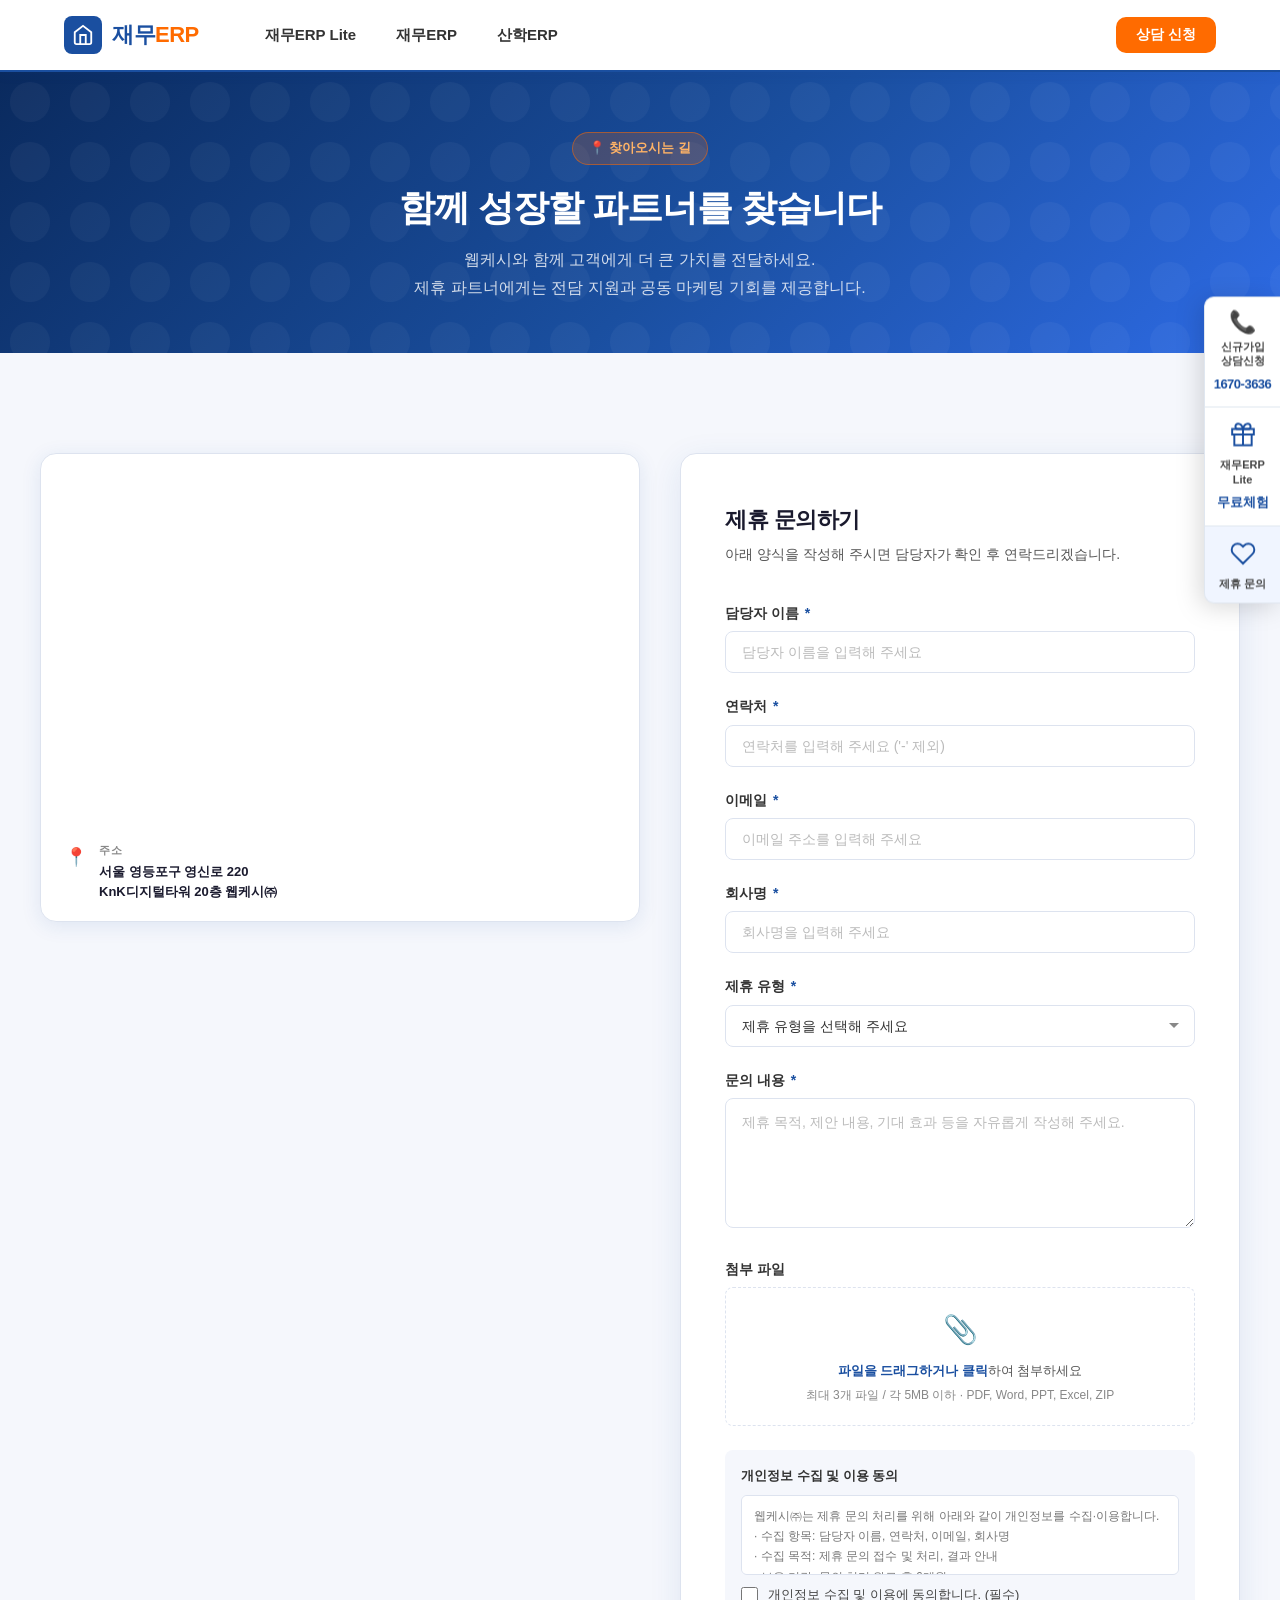
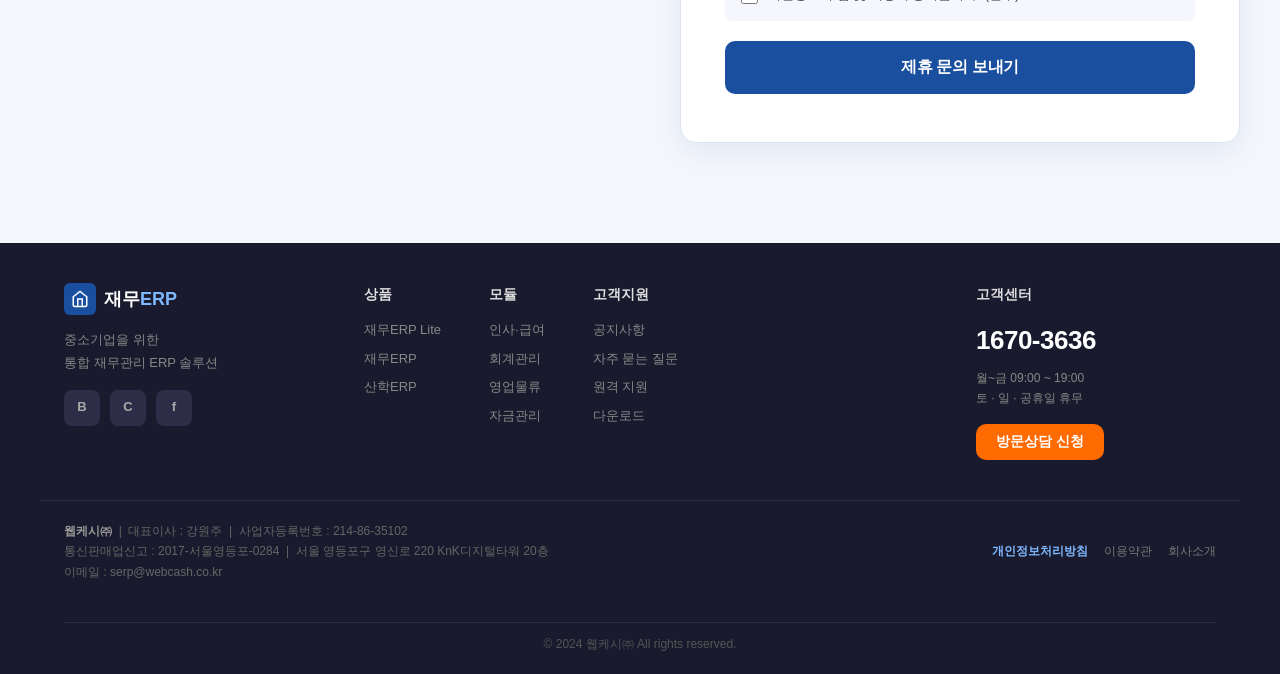
<file: partnership.html>
<!DOCTYPE html>
<html lang="ko">
<head>
  <meta charset="UTF-8" />
  <meta name="viewport" content="width=device-width, initial-scale=1.0" />
  <title>제휴 문의 - 재무ERP</title>
  <link rel="stylesheet" href="css/partnership.css">
</head>
<body>

<!-- ===== HEADER ===== -->
<header>
  <div class="gnb">
    <a href="index.html" class="logo">
      <div class="logo-icon">
        <svg viewBox="0 0 24 24"><path d="M3 9l9-7 9 7v11a2 2 0 01-2 2H5a2 2 0 01-2-2z"/><polyline points="9 22 9 12 15 12 15 22"/></svg>
      </div>
      <div class="logo-text">재무<span>ERP</span></div>
    </a>
    <nav>
      <ul>
        <li><a href="erp-lite.html">재무ERP Lite</a></li>
        <li><a href="erp.html">재무ERP</a></li>
        <li><a href="sanerp.html">산학ERP</a></li>
      </ul>
    </nav>
    <div class="gnb-cta">
      <button class="btn-consult" onclick="openModal()">상담 신청</button>
    </div>
  </div>
</header>

<!-- ===== PAGE HERO ===== -->
<div class="page-hero">
  <div class="page-hero-inner">
    <div class="page-hero-badge">📍 찾아오시는 길</div>
    <h1>함께 성장할 파트너를 찾습니다</h1>
    <p>웹케시와 함께 고객에게 더 큰 가치를 전달하세요.<br>제휴 파트너에게는 전담 지원과 공동 마케팅 기회를 제공합니다.</p>
  </div>
</div>

<!-- ===== CONTACT SECTION ===== -->
<section class="contact-section">
  <div class="contact-inner">

    <!-- 지도 -->
    <div class="map-left">
      <div class="map-left-card">
        <iframe
          src="https://maps.google.com/maps?q=서울+영등포구+영신로+220+KnK디지털타워&hl=ko&z=16&output=embed"
          width="100%" height="360" style="border:0; border-radius:12px 12px 0 0;" allowfullscreen loading="lazy"
          referrerpolicy="no-referrer-when-downgrade"></iframe>
        <div class="map-left-info">
          <div class="map-left-row">
            <span class="map-left-icon">📍</span>
            <div>
              <div class="map-left-label">주소</div>
              <div class="map-left-val">서울 영등포구 영신로 220<br>KnK디지털타워 20층 웹케시㈜</div>
            </div>
          </div>
        </div>
      </div>
    </div>

    <!-- 문의 폼 -->
    <div class="form-card">
      <div class="form-card-title">제휴 문의하기</div>
      <div class="form-card-sub">아래 양식을 작성해 주시면 담당자가 확인 후 연락드리겠습니다.</div>

      <div class="field-group">
        <label class="field-label">담당자 이름 <span class="req">*</span></label>
        <input type="text" class="field-input" placeholder="담당자 이름을 입력해 주세요" />
      </div>
      <div class="field-group">
        <label class="field-label">연락처 <span class="req">*</span></label>
        <input type="tel" class="field-input" placeholder="연락처를 입력해 주세요 ('-' 제외)" />
      </div>
      <div class="field-group">
        <label class="field-label">이메일 <span class="req">*</span></label>
        <input type="email" class="field-input" placeholder="이메일 주소를 입력해 주세요" />
      </div>
      <div class="field-group">
        <label class="field-label">회사명 <span class="req">*</span></label>
        <input type="text" class="field-input" placeholder="회사명을 입력해 주세요" />
      </div>
      <div class="field-group">
        <label class="field-label">제휴 유형 <span class="req">*</span></label>
        <select class="field-select">
          <option value="">제휴 유형을 선택해 주세요</option>
          <option>리셀러 / 대리점 파트너십</option>
          <option>기술 / API 연동 파트너십</option>
          <option>콘텐츠 / 마케팅 파트너십</option>
          <option>공공기관 / 교육기관 파트너십</option>
          <option>기타</option>
        </select>
      </div>
      <div class="field-group">
        <label class="field-label">문의 내용 <span class="req">*</span></label>
        <textarea class="field-textarea" placeholder="제휴 목적, 제안 내용, 기대 효과 등을 자유롭게 작성해 주세요."></textarea>
      </div>
      <div class="field-group">
        <label class="field-label">첨부 파일</label>
        <div class="file-upload-area">
          <input type="file" multiple accept=".pdf,.doc,.docx,.ppt,.pptx,.xls,.xlsx,.zip" />
          <div class="file-upload-icon">📎</div>
          <div class="file-upload-text"><strong>파일을 드래그하거나 클릭</strong>하여 첨부하세요</div>
          <div class="file-limit">최대 3개 파일 / 각 5MB 이하 · PDF, Word, PPT, Excel, ZIP</div>
        </div>
      </div>

      <div class="privacy-box">
        <div class="privacy-title">개인정보 수집 및 이용 동의</div>
        <div class="privacy-content">
          웹케시㈜는 제휴 문의 처리를 위해 아래와 같이 개인정보를 수집·이용합니다.<br>
          · 수집 항목: 담당자 이름, 연락처, 이메일, 회사명<br>
          · 수집 목적: 제휴 문의 접수 및 처리, 결과 안내<br>
          · 보유 기간: 문의 처리 완료 후 6개월<br>
          위 개인정보 수집·이용에 동의하지 않을 권리가 있으며, 동의 거부 시 제휴 문의 처리가 어려울 수 있습니다.
        </div>
        <label class="privacy-agree">
          <input type="checkbox" id="privacyCheck" />
          개인정보 수집 및 이용에 동의합니다. (필수)
        </label>
      </div>

      <button class="btn-submit-main">제휴 문의 보내기</button>
    </div>

  </div>
</section>



<!-- ===== FLOATING SIDEBAR ===== -->
<div class="float-sidebar" id="floatSidebar">
  <a class="float-btn" onclick="openModal();return false;" href="#">
    <div class="float-btn-icon">📞</div>
    <div class="float-btn-label">신규가입<br>상담신청</div>
    <div class="float-btn-num">1670-3636</div>
  </a>
  <a class="float-btn" href="free-trial.html">
    <div class="float-btn-icon">
      <svg viewBox="0 0 24 24" fill="none" stroke="#1a4fa0" stroke-width="1.8">
        <path d="M20 12V22H4V12"/><path d="M22 7H2v5h20V7z"/><path d="M12 22V7"/><path d="M12 7H7.5a2.5 2.5 0 010-5C11 2 12 7 12 7z"/><path d="M12 7h4.5a2.5 2.5 0 000-5C13 2 12 7 12 7z"/>
      </svg>
    </div>
    <div class="float-btn-label">재무ERP<br>Lite</div>
    <div class="float-btn-accent">무료체험</div>
  </a>
  <a class="float-btn" href="partnership.html" style="background:#f0f5ff;">
    <div class="float-btn-icon">
      <svg viewBox="0 0 24 24" fill="none" stroke="#1a4fa0" stroke-width="1.8">
        <path d="M20.84 4.61a5.5 5.5 0 00-7.78 0L12 5.67l-1.06-1.06a5.5 5.5 0 00-7.78 7.78l1.06 1.06L12 21.23l7.78-7.78 1.06-1.06a5.5 5.5 0 000-7.78z"/>
      </svg>
    </div>
    <div class="float-btn-label">제휴 문의</div>
  </a>
</div>

<!-- ===== MODAL ===== -->
<div class="modal-overlay" id="consultModal">
  <div class="modal">
    <div class="modal-header">
      <button class="modal-close" onclick="closeModal()">✕</button>
      <div class="modal-logo">재무ERP</div>
      <h2>가입 전화상담 신청</h2>
      <p>재무ERP 가입 상담센터에서 고객님께<br>전화를 드리겠습니다.</p>
    </div>
    <div class="modal-body">
      <div class="form-row">
        <label class="form-label">회사명 <span class="req">*</span></label>
        <input type="text" class="form-input" placeholder="회사명 입력" />
      </div>
      <div class="form-row">
        <label class="form-label">사업자번호 <span class="req">*</span></label>
        <input type="text" class="form-input" placeholder="사업자번호 입력('-' 제외)" />
      </div>
      <div class="form-row">
        <label class="form-label">이름 <span class="req">*</span></label>
        <input type="text" class="form-input" placeholder="이름 입력" />
      </div>
      <div class="form-row">
        <label class="form-label">연락처 <span class="req">*</span></label>
        <input type="text" class="form-input" placeholder="연락처 입력('-' 제외)" />
      </div>
      <div class="form-row">
        <label class="form-label">이메일 <span class="req">*</span></label>
        <input type="email" class="form-input" placeholder="이메일 주소 입력" />
      </div>
      <div class="form-row">
        <label class="form-label">비고</label>
        <input type="text" class="form-input" placeholder="희망하시는 상담시간이 있으면 적어주세요." />
      </div>
      <div class="form-notice">
        · 운영시간 월~금 : 09:00~19:00 / <span>토, 일, 공휴일 휴무</span>
      </div>
      <p style="font-size:13px;color:#555;text-align:center;margin-bottom:14px;">
        자세한 상담을 위해 <strong>아래 체크 후 상담 신청</strong> 바랍니다
      </p>
      <div class="form-checks">
        <label class="form-check">
          <input type="checkbox" />마케팅 정보 수신 동의(선택)
        </label>
        <label class="form-check">
          <input type="checkbox" />개인정보 수집 및 이용 동의(필수)
        </label>
      </div>
      <button class="btn-submit">상담 신청</button>
    </div>
  </div>
</div>

<!-- ===== FOOTER ===== -->
<footer>
  <div class="footer-top">
    <div class="footer-brand">
      <div class="footer-logo">
        <div class="footer-logo-icon">
          <svg viewBox="0 0 24 24"><path d="M3 9l9-7 9 7v11a2 2 0 01-2 2H5a2 2 0 01-2-2z"/><polyline points="9 22 9 12 15 12 15 22"/></svg>
        </div>
        <div class="footer-logo-text">재무<span>ERP</span></div>
      </div>
      <p>중소기업을 위한<br>통합 재무관리 ERP 솔루션</p>
      <div class="footer-social">
        <a href="#" class="social-btn">B</a>
        <a href="#" class="social-btn">C</a>
        <a href="#" class="social-btn">f</a>
      </div>
    </div>
    <div class="footer-links-group">
      <div class="footer-col">
        <h4>상품</h4>
        <ul>
          <li><a href="erp-lite.html">재무ERP Lite</a></li>
          <li><a href="erp.html">재무ERP</a></li>
          <li><a href="sanerp.html">산학ERP</a></li>
        </ul>
      </div>
      <div class="footer-col">
        <h4>모듈</h4>
        <ul>
          <li><a href="#">인사·급여</a></li>
          <li><a href="#">회계관리</a></li>
          <li><a href="#">영업물류</a></li>
          <li><a href="#">자금관리</a></li>
        </ul>
      </div>
      <div class="footer-col">
        <h4>고객지원</h4>
        <ul>
          <li><a href="#">공지사항</a></li>
          <li><a href="#">자주 묻는 질문</a></li>
          <li><a href="#" onclick="window.open('support-popup.html','원격지원','width=620,height=780,scrollbars=yes,resizable=no');return false;">원격 지원</a></li>
          <li><a href="#">다운로드</a></li>
        </ul>
      </div>
    </div>
    <div class="footer-contact">
      <h4>고객센터</h4>
      <div class="contact-phone">1670-3636</div>
      <div class="contact-hours">
        월~금 09:00 ~ 19:00<br>
        토 · 일 · 공휴일 휴무
      </div>
      <button class="btn-consult" onclick="openModal()">방문상담 신청</button>
    </div>
  </div>
  <div class="footer-bottom">
    <div class="footer-info">
      <strong>웹케시㈜</strong> &nbsp;|&nbsp; 대표이사 : 강원주 &nbsp;|&nbsp; 사업자등록번호 : 214-86-35102<br>
      통신판매업신고 : 2017-서울영등포-0284 &nbsp;|&nbsp; 서울 영등포구 영신로 220 KnK디지털타워 20층<br>
      이메일 : serp@webcash.co.kr
    </div>
    <div class="footer-legal">
      <a href="#" class="hl">개인정보처리방침</a>
      <a href="#">이용약관</a>
      <a href="https://www.webcash.co.kr/2025/MAIN.html" target="_blank">회사소개</a>
    </div>
  </div>
  <div class="footer-bottom">
    <div class="footer-copyright">© 2024 웹케시㈜ All rights reserved.</div>
  </div>
</footer>

<script>
  function openModal() {
    document.getElementById('consultModal').classList.add('open');
    document.body.style.overflow = 'hidden';
  }
  function closeModal() {
    document.getElementById('consultModal').classList.remove('open');
    document.body.style.overflow = '';
  }
  document.getElementById('consultModal').addEventListener('click', function(e) {
    if (e.target === this) closeModal();
  });
</script>
</body>
</html>
</file>
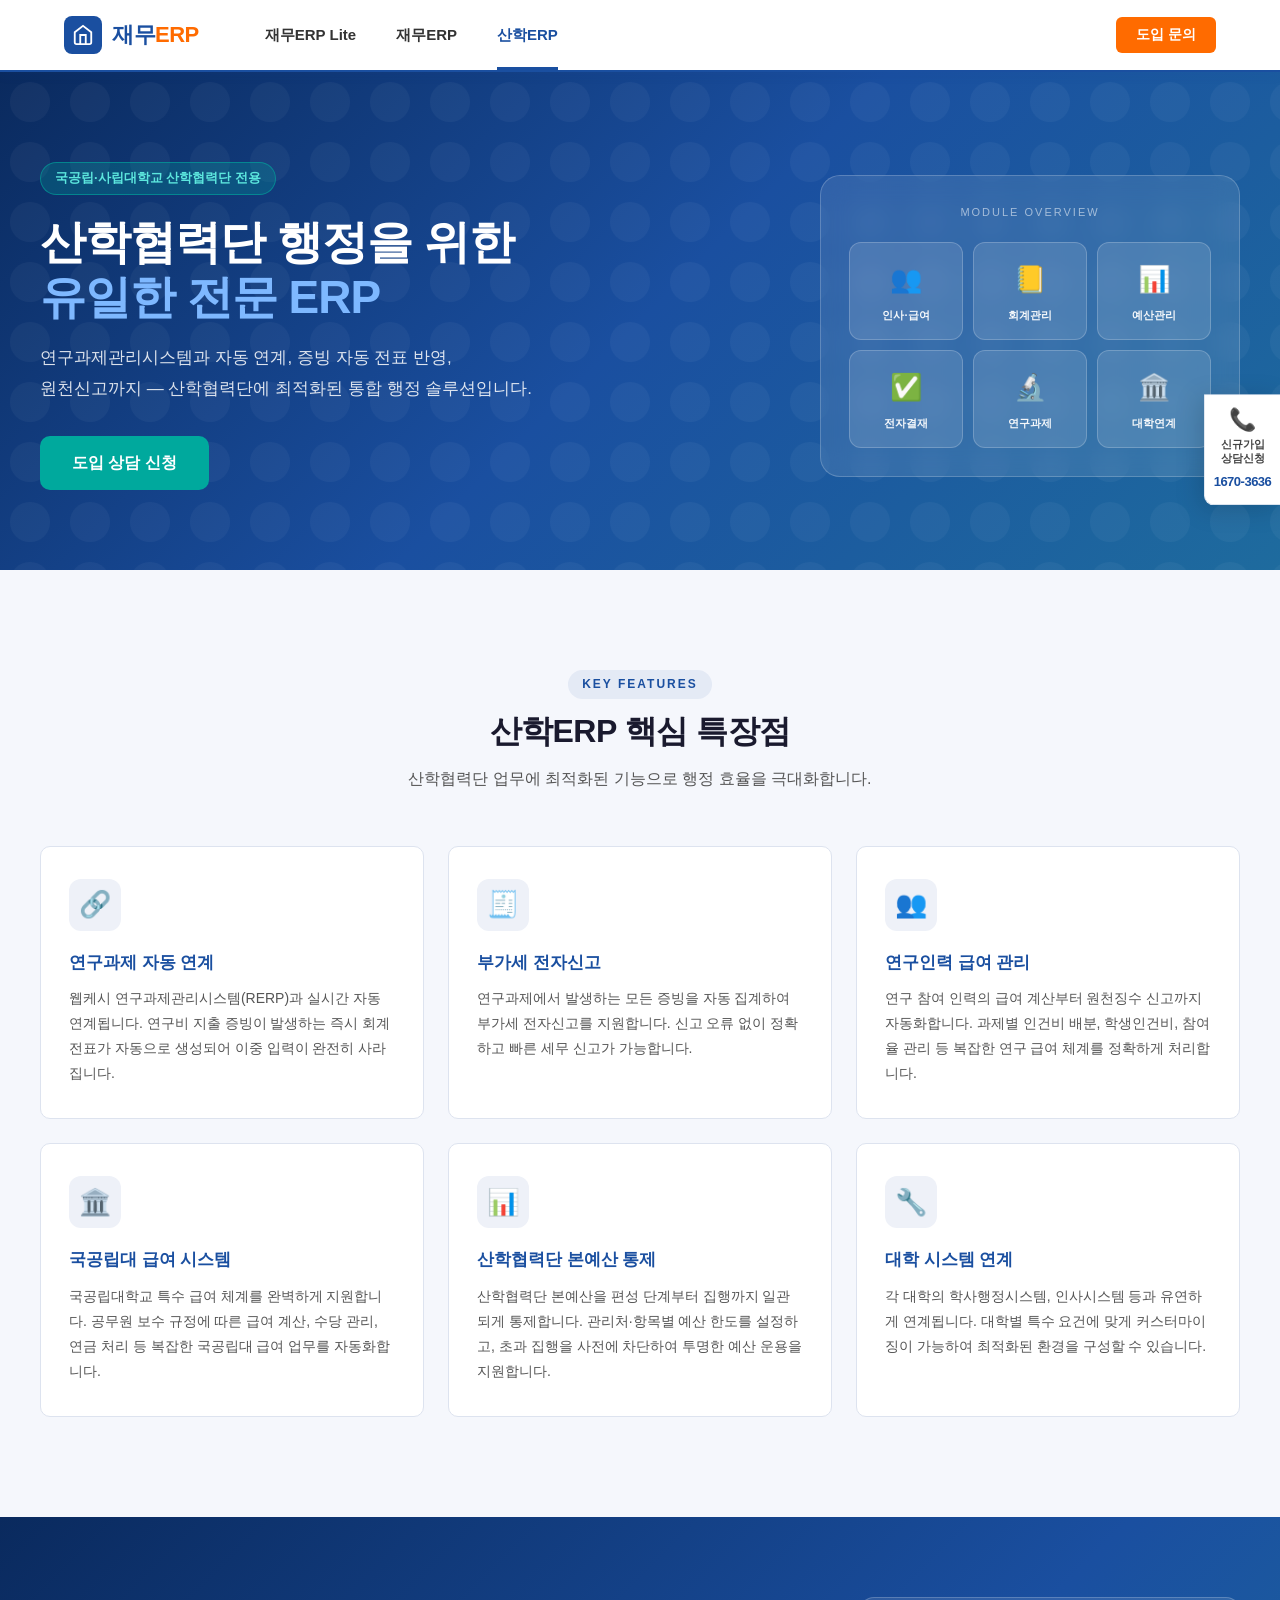
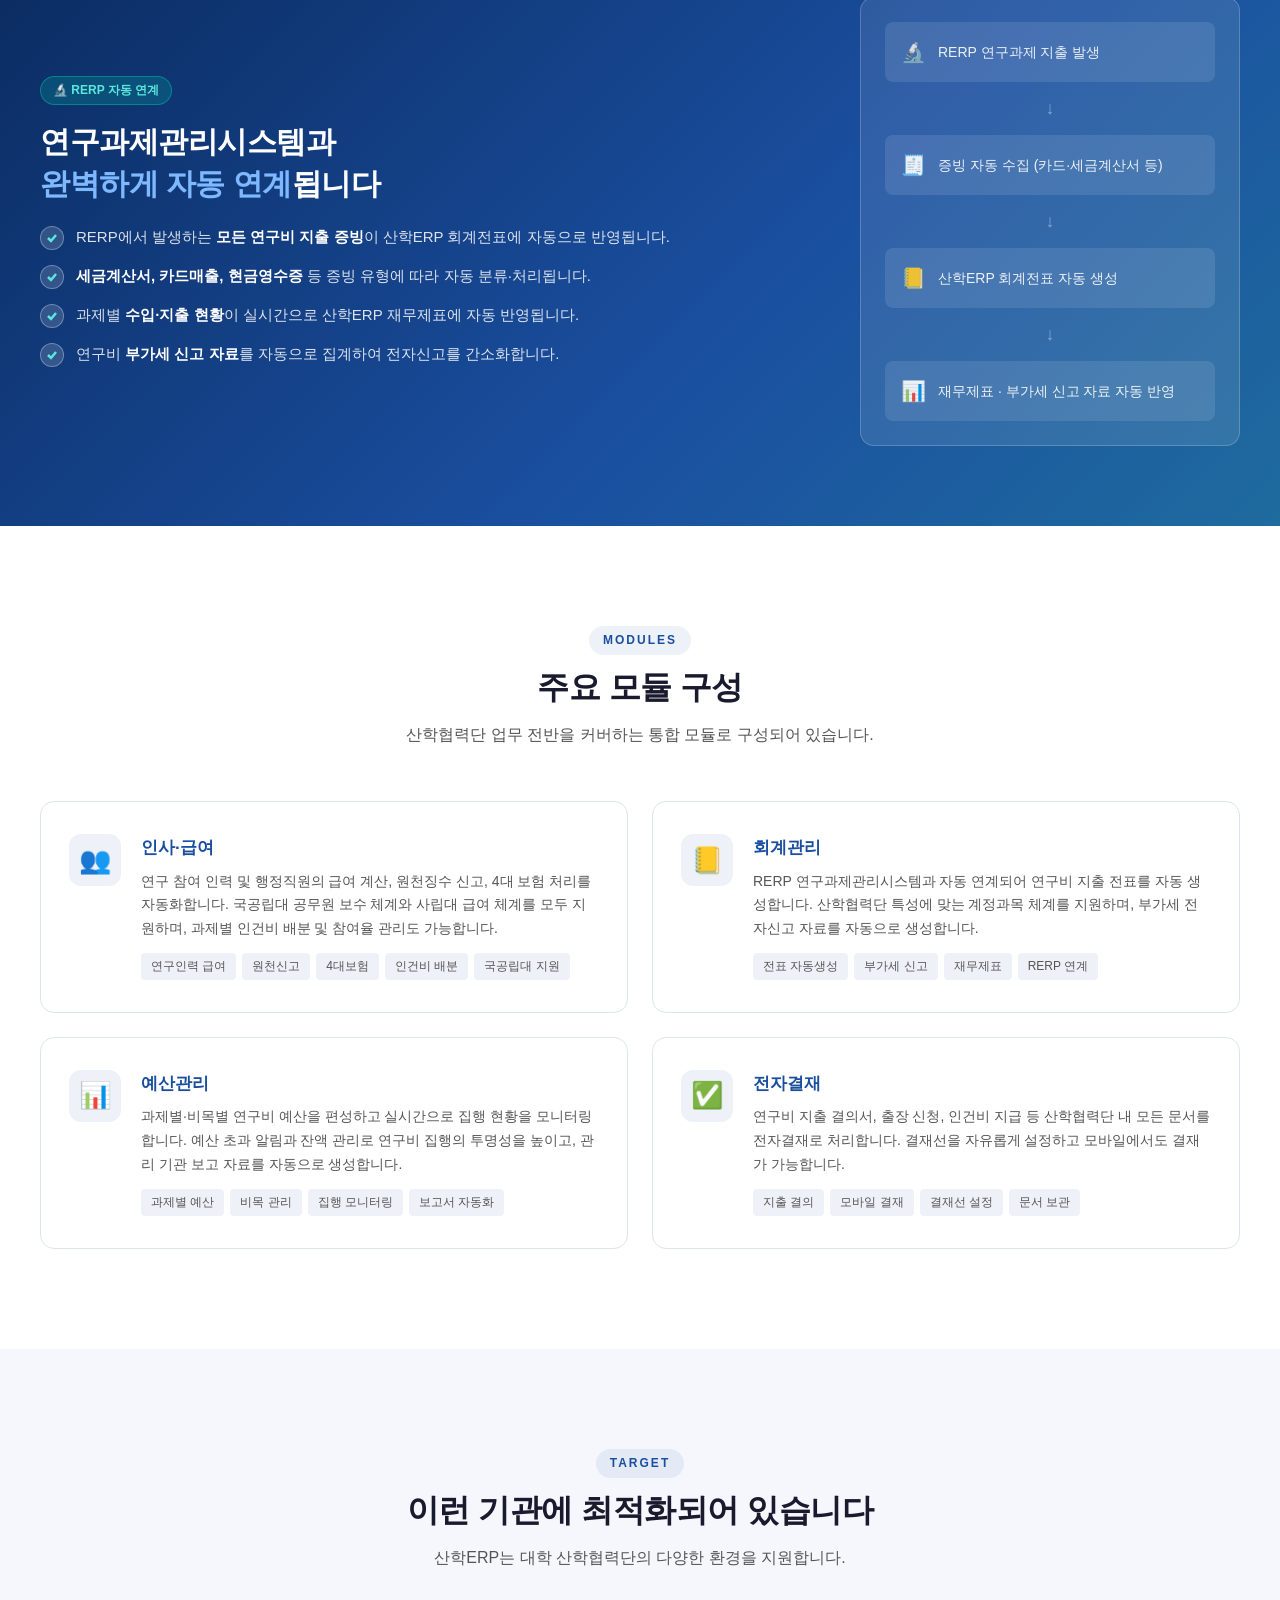
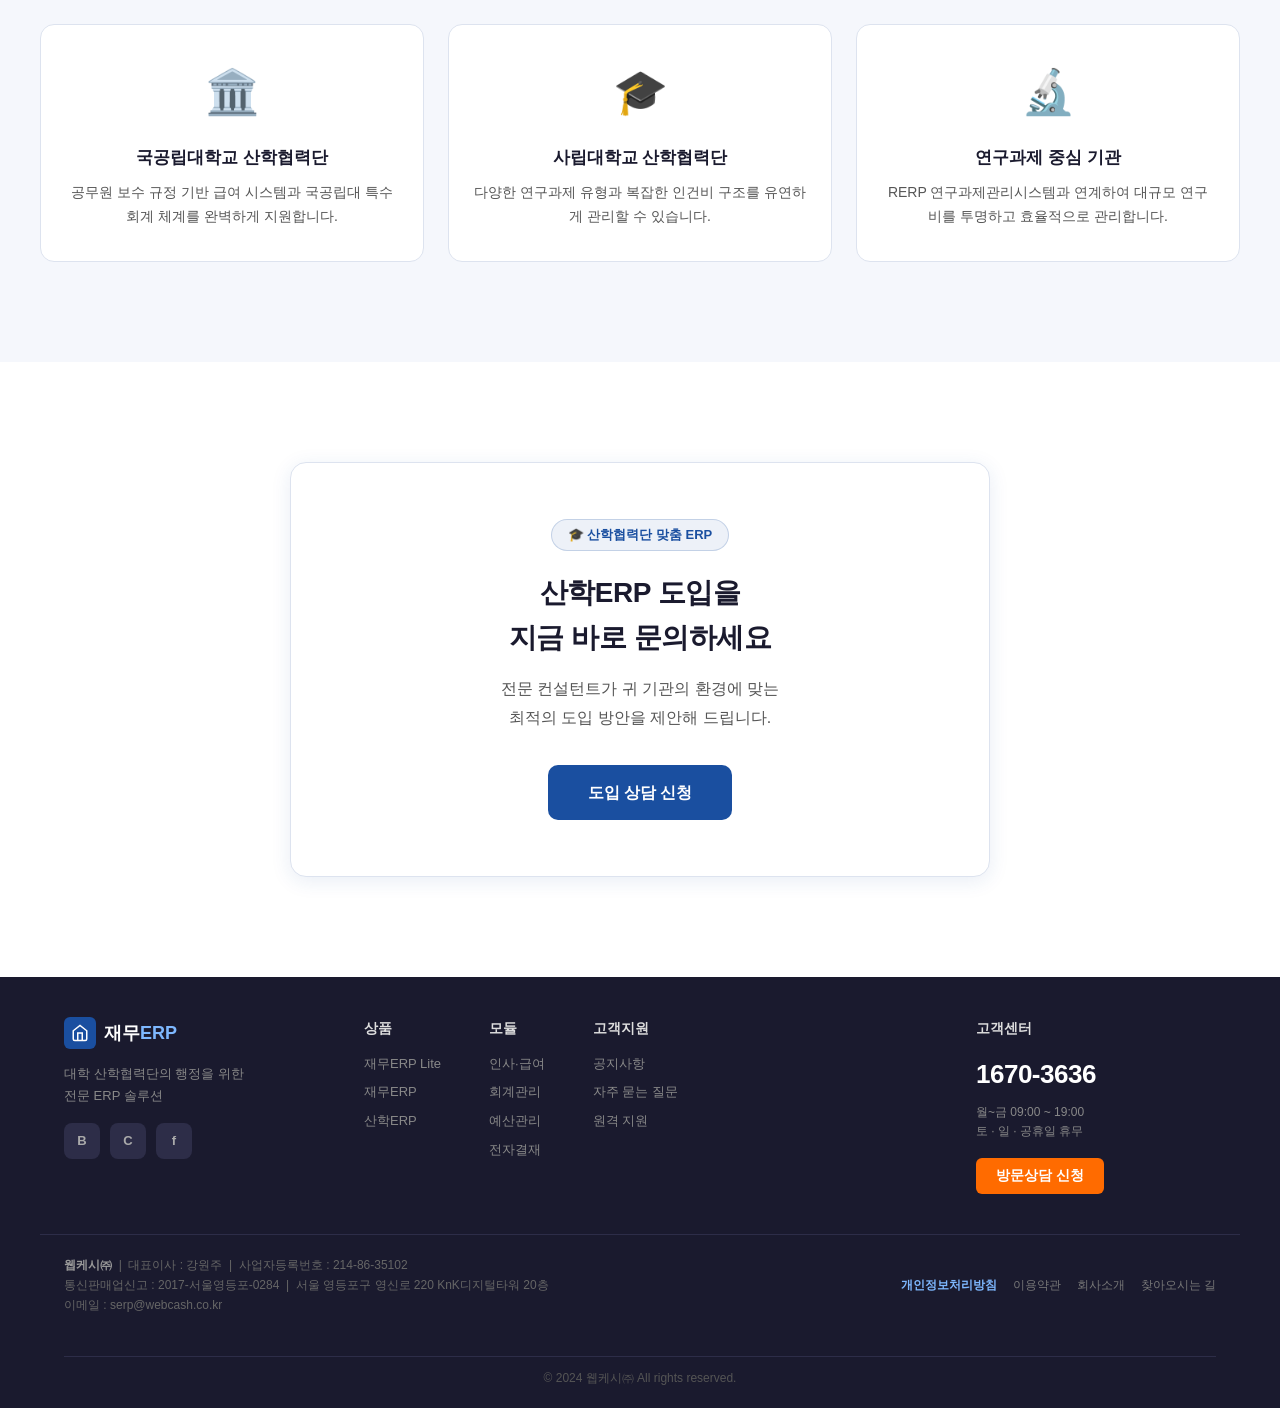
<file: sanerp.html>
<!DOCTYPE html>
<html lang="ko">
<head>
  <meta charset="UTF-8" />
  <meta name="viewport" content="width=device-width, initial-scale=1.0" />
  <title>산학ERP - 산학협력단 맞춤 ERP</title>
  <link rel="stylesheet" href="css/sanerp.css">
</head>
<body>

<!-- ===== HEADER ===== -->
<header>
  <div class="gnb">
    <a href="index.html" class="logo">
      <div class="logo-icon">
        <svg viewBox="0 0 24 24"><path d="M3 9l9-7 9 7v11a2 2 0 01-2 2H5a2 2 0 01-2-2z"/><polyline points="9 22 9 12 15 12 15 22"/></svg>
      </div>
      <div class="logo-text">재무<span>ERP</span></div>
    </a>
    <nav>
      <ul>
        <li><a href="erp-lite.html">재무ERP Lite</a></li>
        <li><a href="erp.html">재무ERP</a></li>
        <li class="active"><a href="sanerp.html">산학ERP</a></li>
      </ul>
    </nav>
    <div class="gnb-cta">
      <button class="btn-consult" onclick="openModal()">도입 문의</button>
    </div>
  </div>
</header>

<!-- ===== HERO ===== -->
<section class="hero">
  <div class="hero-inner">
    <div class="hero-text">
      <div class="hero-badge">국공립·사립대학교 산학협력단 전용</div>
      <h1>산학협력단 행정을 위한<br><em>유일한 전문 ERP</em></h1>
      <p class="hero-desc">
        연구과제관리시스템과 자동 연계, 증빙 자동 전표 반영,<br>원천신고까지 — 산학협력단에 최적화된 통합 행정 솔루션입니다.
      </p>
      <div class="hero-btns">
        <a href="#" class="btn-hero-accent" onclick="openModal();return false;">도입 상담 신청</a>
      </div>
    </div>
    <div class="hero-visual">
      <div class="hero-card">
        <div class="hero-card-title">MODULE OVERVIEW</div>
        <div class="module-grid">
          <div class="module-chip">
            <div class="module-chip-icon">👥</div>
            <div class="module-chip-label">인사·급여</div>
          </div>
          <div class="module-chip">
            <div class="module-chip-icon">📒</div>
            <div class="module-chip-label">회계관리</div>
          </div>
          <div class="module-chip">
            <div class="module-chip-icon">📊</div>
            <div class="module-chip-label">예산관리</div>
          </div>
          <div class="module-chip">
            <div class="module-chip-icon">✅</div>
            <div class="module-chip-label">전자결재</div>
          </div>
          <div class="module-chip">
            <div class="module-chip-icon">🔬</div>
            <div class="module-chip-label">연구과제</div>
          </div>
          <div class="module-chip">
            <div class="module-chip-icon">🏛️</div>
            <div class="module-chip-label">대학연계</div>
          </div>
        </div>
      </div>
    </div>
  </div>
</section>

<!-- ===== KEY FEATURES ===== -->
<section class="features">
  <div class="section-inner">
    <div class="section-header">
      <div class="section-label">KEY FEATURES</div>
      <h2 class="section-title">산학ERP 핵심 특장점</h2>
      <p class="section-desc">산학협력단 업무에 최적화된 기능으로 행정 효율을 극대화합니다.</p>
    </div>
    <div class="features-grid">
      <div class="feature-card">
        <div class="feature-icon-wrap">🔗</div>
        <h3>연구과제 자동 연계</h3>
        <p>웹케시 연구과제관리시스템(RERP)과 실시간 자동 연계됩니다. 연구비 지출 증빙이 발생하는 즉시 회계 전표가 자동으로 생성되어 이중 입력이 완전히 사라집니다.</p>
      </div>
      <div class="feature-card">
        <div class="feature-icon-wrap">🧾</div>
        <h3>부가세 전자신고</h3>
        <p>연구과제에서 발생하는 모든 증빙을 자동 집계하여 부가세 전자신고를 지원합니다. 신고 오류 없이 정확하고 빠른 세무 신고가 가능합니다.</p>
      </div>
      <div class="feature-card">
        <div class="feature-icon-wrap">👥</div>
        <h3>연구인력 급여 관리</h3>
        <p>연구 참여 인력의 급여 계산부터 원천징수 신고까지 자동화합니다. 과제별 인건비 배분, 학생인건비, 참여율 관리 등 복잡한 연구 급여 체계를 정확하게 처리합니다.</p>
      </div>
      <div class="feature-card">
        <div class="feature-icon-wrap">🏛️</div>
        <h3>국공립대 급여 시스템</h3>
        <p>국공립대학교 특수 급여 체계를 완벽하게 지원합니다. 공무원 보수 규정에 따른 급여 계산, 수당 관리, 연금 처리 등 복잡한 국공립대 급여 업무를 자동화합니다.</p>
      </div>
      <div class="feature-card">
        <div class="feature-icon-wrap">📊</div>
        <h3>산학협력단 본예산 통제</h3>
        <p>산학협력단 본예산을 편성 단계부터 집행까지 일관되게 통제합니다. 관리처·항목별 예산 한도를 설정하고, 초과 집행을 사전에 차단하여 투명한 예산 운용을 지원합니다.</p>
      </div>
      <div class="feature-card">
        <div class="feature-icon-wrap">🔧</div>
        <h3>대학 시스템 연계</h3>
        <p>각 대학의 학사행정시스템, 인사시스템 등과 유연하게 연계됩니다. 대학별 특수 요건에 맞게 커스터마이징이 가능하여 최적화된 환경을 구성할 수 있습니다.</p>
      </div>
    </div>
  </div>
</section>

<!-- ===== RERP 연계 ===== -->
<section class="rerp-section">
  <div class="rerp-inner">
    <div class="rerp-text">
      <div class="badge">🔬 RERP 자동 연계</div>
      <h2>연구과제관리시스템과<br><em>완벽하게 자동 연계</em>됩니다</h2>
      <div class="rerp-list">
        <div class="rerp-item">
          <div class="rerp-dot">
            <svg viewBox="0 0 12 12"><polyline points="2,6 5,9 10,3"/></svg>
          </div>
          <p>RERP에서 발생하는 <strong>모든 연구비 지출 증빙</strong>이 산학ERP 회계전표에 자동으로 반영됩니다.</p>
        </div>
        <div class="rerp-item">
          <div class="rerp-dot">
            <svg viewBox="0 0 12 12"><polyline points="2,6 5,9 10,3"/></svg>
          </div>
          <p><strong>세금계산서, 카드매출, 현금영수증</strong> 등 증빙 유형에 따라 자동 분류·처리됩니다.</p>
        </div>
        <div class="rerp-item">
          <div class="rerp-dot">
            <svg viewBox="0 0 12 12"><polyline points="2,6 5,9 10,3"/></svg>
          </div>
          <p>과제별 <strong>수입·지출 현황</strong>이 실시간으로 산학ERP 재무제표에 자동 반영됩니다.</p>
        </div>
        <div class="rerp-item">
          <div class="rerp-dot">
            <svg viewBox="0 0 12 12"><polyline points="2,6 5,9 10,3"/></svg>
          </div>
          <p>연구비 <strong>부가세 신고 자료</strong>를 자동으로 집계하여 전자신고를 간소화합니다.</p>
        </div>
      </div>
    </div>
    <div class="rerp-visual">
      <div class="rerp-card">
        <div class="rerp-flow">
          <div class="flow-item">
            <div class="flow-item-icon">🔬</div>
            <span>RERP 연구과제 지출 발생</span>
          </div>
          <div class="flow-arrow">↓</div>
          <div class="flow-item">
            <div class="flow-item-icon">🧾</div>
            <span>증빙 자동 수집 (카드·세금계산서 등)</span>
          </div>
          <div class="flow-arrow">↓</div>
          <div class="flow-item">
            <div class="flow-item-icon">📒</div>
            <span>산학ERP 회계전표 자동 생성</span>
          </div>
          <div class="flow-arrow">↓</div>
          <div class="flow-item">
            <div class="flow-item-icon">📊</div>
            <span>재무제표 · 부가세 신고 자료 자동 반영</span>
          </div>
        </div>
      </div>
    </div>
  </div>
</section>

<!-- ===== MODULES ===== -->
<section class="modules">
  <div class="section-inner">
    <div class="section-header">
      <div class="section-label">MODULES</div>
      <h2 class="section-title">주요 모듈 구성</h2>
      <p class="section-desc">산학협력단 업무 전반을 커버하는 통합 모듈로 구성되어 있습니다.</p>
    </div>
    <div class="modules-grid">
      <div class="module-card">
        <div class="module-icon-wrap">👥</div>
        <div class="module-body">
          <h3>인사·급여</h3>
          <p>연구 참여 인력 및 행정직원의 급여 계산, 원천징수 신고, 4대 보험 처리를 자동화합니다. 국공립대 공무원 보수 체계와 사립대 급여 체계를 모두 지원하며, 과제별 인건비 배분 및 참여율 관리도 가능합니다.</p>
          <div class="module-tags">
            <span class="module-tag">연구인력 급여</span>
            <span class="module-tag">원천신고</span>
            <span class="module-tag">4대보험</span>
            <span class="module-tag">인건비 배분</span>
            <span class="module-tag">국공립대 지원</span>
          </div>
        </div>
      </div>
      <div class="module-card">
        <div class="module-icon-wrap">📒</div>
        <div class="module-body">
          <h3>회계관리</h3>
          <p>RERP 연구과제관리시스템과 자동 연계되어 연구비 지출 전표를 자동 생성합니다. 산학협력단 특성에 맞는 계정과목 체계를 지원하며, 부가세 전자신고 자료를 자동으로 생성합니다.</p>
          <div class="module-tags">
            <span class="module-tag">전표 자동생성</span>
            <span class="module-tag">부가세 신고</span>
            <span class="module-tag">재무제표</span>
            <span class="module-tag">RERP 연계</span>
          </div>
        </div>
      </div>
      <div class="module-card">
        <div class="module-icon-wrap">📊</div>
        <div class="module-body">
          <h3>예산관리</h3>
          <p>과제별·비목별 연구비 예산을 편성하고 실시간으로 집행 현황을 모니터링합니다. 예산 초과 알림과 잔액 관리로 연구비 집행의 투명성을 높이고, 관리 기관 보고 자료를 자동으로 생성합니다.</p>
          <div class="module-tags">
            <span class="module-tag">과제별 예산</span>
            <span class="module-tag">비목 관리</span>
            <span class="module-tag">집행 모니터링</span>
            <span class="module-tag">보고서 자동화</span>
          </div>
        </div>
      </div>
      <div class="module-card">
        <div class="module-icon-wrap">✅</div>
        <div class="module-body">
          <h3>전자결재</h3>
          <p>연구비 지출 결의서, 출장 신청, 인건비 지급 등 산학협력단 내 모든 문서를 전자결재로 처리합니다. 결재선을 자유롭게 설정하고 모바일에서도 결재가 가능합니다.</p>
          <div class="module-tags">
            <span class="module-tag">지출 결의</span>
            <span class="module-tag">모바일 결재</span>
            <span class="module-tag">결재선 설정</span>
            <span class="module-tag">문서 보관</span>
          </div>
        </div>
      </div>
    </div>
  </div>
</section>

<!-- ===== TARGET ===== -->
<section class="target">
  <div class="section-inner">
    <div class="section-header">
      <div class="section-label">TARGET</div>
      <h2 class="section-title">이런 기관에 최적화되어 있습니다</h2>
      <p class="section-desc">산학ERP는 대학 산학협력단의 다양한 환경을 지원합니다.</p>
    </div>
    <div class="target-grid">
      <div class="target-card">
        <div class="target-icon">🏛️</div>
        <h3>국공립대학교 산학협력단</h3>
        <p>공무원 보수 규정 기반 급여 시스템과 국공립대 특수 회계 체계를 완벽하게 지원합니다.</p>
      </div>
      <div class="target-card">
        <div class="target-icon">🎓</div>
        <h3>사립대학교 산학협력단</h3>
        <p>다양한 연구과제 유형과 복잡한 인건비 구조를 유연하게 관리할 수 있습니다.</p>
      </div>
      <div class="target-card">
        <div class="target-icon">🔬</div>
        <h3>연구과제 중심 기관</h3>
        <p>RERP 연구과제관리시스템과 연계하여 대규모 연구비를 투명하고 효율적으로 관리합니다.</p>
      </div>
    </div>
  </div>
</section>

<!-- ===== CTA ===== -->
<section class="cta-section">
  <div class="section-inner">
    <div class="cta-box">
      <div class="cta-badge">🎓 산학협력단 맞춤 ERP</div>
      <h2>산학ERP 도입을<br>지금 바로 문의하세요</h2>
      <p>
        전문 컨설턴트가 귀 기관의 환경에 맞는<br>
        최적의 도입 방안을 제안해 드립니다.
      </p>
      <a href="#" class="btn-cta-primary" onclick="openModal();return false;">도입 상담 신청</a>
    </div>
  </div>
</section>

<!-- ===== FLOATING SIDEBAR ===== -->
<div class="float-sidebar" id="floatSidebar">
  <a class="float-btn" onclick="openModal();return false;" href="#">
    <div class="float-btn-icon">📞</div>
    <div class="float-btn-label">신규가입<br>상담신청</div>
    <div class="float-btn-num">1670-3636</div>
  </a>
</div>

<!-- ===== MODAL ===== -->
<div class="modal-overlay" id="consultModal">
  <div class="modal">
    <div class="modal-header">
      <button class="modal-close" onclick="closeModal()">✕</button>
      <div class="modal-logo">산학ERP</div>
      <h2>가입 전화상담 신청</h2>
      <p>산학ERP 가입 상담센터에서 고객님께<br>전화를 드리겠습니다.</p>
    </div>
    <div class="modal-body">
      <div class="form-row">
        <label class="form-label">기관명 <span class="req">*</span></label>
        <input type="text" class="form-input" placeholder="기관명 입력" />
      </div>
      <div class="form-row">
        <label class="form-label">사업자번호 <span class="req">*</span></label>
        <input type="text" class="form-input" placeholder="사업자번호 입력('-' 제외)" />
      </div>
      <div class="form-row">
        <label class="form-label">이름 <span class="req">*</span></label>
        <input type="text" class="form-input" placeholder="이름 입력" />
      </div>
      <div class="form-row">
        <label class="form-label">연락처 <span class="req">*</span></label>
        <input type="text" class="form-input" placeholder="연락처 입력('-' 제외)" />
      </div>
      <div class="form-row">
        <label class="form-label">이메일 <span class="req">*</span></label>
        <input type="email" class="form-input" placeholder="이메일 주소 입력" />
      </div>
      <div class="form-row">
        <label class="form-label">비고</label>
        <input type="text" class="form-input" placeholder="희망하시는 상담시간이 있으면 적어주세요." />
      </div>
      <div class="form-notice">
        · 운영시간 월~금 : 09:00~19:00 / <span>토, 일, 공휴일 휴무</span>
      </div>
      <div class="form-checks">
        <label class="form-check"><input type="checkbox" />마케팅 정보 수신 동의(선택)</label>
        <label class="form-check"><input type="checkbox" />개인정보 수집 및 이용 동의(필수)</label>
      </div>
      <button class="btn-submit">상담 신청</button>
    </div>
  </div>
</div>

<!-- ===== FOOTER ===== -->
<footer>
  <div class="footer-top">
    <div class="footer-brand">
      <div class="footer-logo">
        <div class="footer-logo-icon">
          <svg viewBox="0 0 24 24"><path d="M3 9l9-7 9 7v11a2 2 0 01-2 2H5a2 2 0 01-2-2z"/><polyline points="9 22 9 12 15 12 15 22"/></svg>
        </div>
        <div class="footer-logo-text">재무<span>ERP</span></div>
      </div>
      <p>대학 산학협력단의 행정을 위한<br>전문 ERP 솔루션</p>
      <div class="footer-social">
        <a href="#" class="social-btn">B</a>
        <a href="#" class="social-btn">C</a>
        <a href="#" class="social-btn">f</a>
      </div>
    </div>
    <div class="footer-links-group">
      <div class="footer-col">
        <h4>상품</h4>
        <ul>
          <li><a href="erp-lite.html">재무ERP Lite</a></li>
          <li><a href="erp.html">재무ERP</a></li>
          <li><a href="sanerp.html">산학ERP</a></li>
        </ul>
      </div>
      <div class="footer-col">
        <h4>모듈</h4>
        <ul>
          <li><a href="#">인사·급여</a></li>
          <li><a href="#">회계관리</a></li>
          <li><a href="#">예산관리</a></li>
          <li><a href="#">전자결재</a></li>
        </ul>
      </div>
      <div class="footer-col">
        <h4>고객지원</h4>
        <ul>
          <li><a href="#">공지사항</a></li>
          <li><a href="#">자주 묻는 질문</a></li>
          <li><a href="#" onclick="window.open('support-popup.html','원격지원','width=620,height=780,scrollbars=yes,resizable=no');return false;">원격 지원</a></li>
        </ul>
      </div>
    </div>
    <div class="footer-contact">
      <h4>고객센터</h4>
      <div class="contact-phone">1670-3636</div>
      <div class="contact-hours">
        월~금 09:00 ~ 19:00<br>
        토 · 일 · 공휴일 휴무
      </div>
      <button class="btn-consult" onclick="openModal()">방문상담 신청</button>
    </div>
  </div>
  <div class="footer-bottom">
    <div class="footer-info">
      <strong>웹케시㈜</strong> &nbsp;|&nbsp; 대표이사 : 강원주 &nbsp;|&nbsp; 사업자등록번호 : 214-86-35102<br>
      통신판매업신고 : 2017-서울영등포-0284 &nbsp;|&nbsp; 서울 영등포구 영신로 220 KnK디지털타워 20층<br>
      이메일 : serp@webcash.co.kr
    </div>
    <div class="footer-legal">
      <a href="#" class="hl">개인정보처리방침</a>
      <a href="#">이용약관</a>
      <a href="https://www.webcash.co.kr/2025/MAIN.html" target="_blank">회사소개</a>
      <a href="partnership.html">찾아오시는 길</a>
    </div>
  </div>
  <div class="footer-bottom">
    <div class="footer-copyright">© 2024 웹케시㈜ All rights reserved.</div>
  </div>
</footer>

<script>
  function openModal() {
    document.getElementById('consultModal').classList.add('open');
    document.body.style.overflow = 'hidden';
  }
  function closeModal() {
    document.getElementById('consultModal').classList.remove('open');
    document.body.style.overflow = '';
  }
  document.getElementById('consultModal').addEventListener('click', function(e) {
    if (e.target === this) closeModal();
  });
</script>
</body>
</html>
</file>
<file: css/index.css>
/* ===== Reset & Base ===== */
    *, *::before, *::after { box-sizing: border-box; margin: 0; padding: 0; }
    html { scroll-behavior: smooth; }
    body { font-family: 'Malgun Gothic', '맑은 고딕', 'Apple SD Gothic Neo', sans-serif; color: #333; line-height: 1.6; }
    a { text-decoration: none; color: inherit; }
    ul { list-style: none; }
    img { max-width: 100%; display: block; }

    /* ===== Variables ===== */
    :root {
      --primary: #1a4fa0;
      --primary-dark: #0f3578;
      --primary-light: #2e6be6;
      --accent: #ff6b00;
      --accent2: #00a99d;
      --bg-light: #f5f7fc;
      --bg-mid: #eef1f8;
      --text-dark: #1a1a2e;
      --text-mid: #555;
      --text-light: #888;
      --border: #dde3ef;
      --white: #fff;
      --radius: 10px;
      --shadow: 0 2px 12px rgba(15,40,100,0.08);
    }

    /* ===== Top Bar ===== */
    .top-bar {
      background: #0f3578;
      color: #aec3e8;
      font-size: 12px;
      padding: 6px 0;
    }
    .top-bar .inner {
      max-width: 1200px; margin: 0 auto; padding: 0 24px;
      display: flex; justify-content: flex-end; gap: 20px; align-items: center;
    }
    .top-bar a { color: #aec3e8; transition: color .2s; }
    .top-bar a:hover { color: #fff; }
    .top-bar span.sep { color: #3a5a99; }

    /* ===== Header / GNB ===== */
    header {
      position: sticky; top: 0; z-index: 1000;
      background: var(--white);
      border-bottom: 2px solid var(--primary);
      box-shadow: 0 2px 12px rgba(26,79,160,0.08);
    }
    .gnb {
      max-width: 1200px; margin: 0 auto; padding: 0 24px;
      display: flex; align-items: center; height: 70px;
    }
    .logo {
      display: flex; align-items: center; gap: 10px; margin-right: 48px;
    }
    .logo-icon {
      width: 38px; height: 38px; background: var(--primary);
      border-radius: 8px; display: flex; align-items: center; justify-content: center;
    }
    .logo-icon svg { width: 22px; height: 22px; fill: none; stroke: #fff; stroke-width: 2; }
    .logo-text { font-size: 22px; font-weight: 800; color: var(--primary); letter-spacing: -0.5px; }
    .logo-text span { color: var(--accent); }

    nav { flex: 1; }
    nav > ul { display: flex; gap: 4px; }
    nav > ul > li { position: relative; }
    nav > ul > li > a {
      display: block; padding: 0 18px; height: 70px; line-height: 70px;
      font-size: 15px; font-weight: 600; color: #333;
      transition: color .2s;
      white-space: nowrap;
    }
    nav > ul > li > a:hover,
    nav > ul > li.active > a { color: var(--primary); }
    nav > ul > li > a::after {
      content: ''; display: block; height: 3px; background: var(--primary);
      transform: scaleX(0); transition: transform .25s;
      position: absolute; bottom: 0; left: 18px; right: 18px;
    }
    nav > ul > li > a:hover::after,
    nav > ul > li.active > a::after { transform: scaleX(1); }

    /* Dropdown */
    .dropdown { display: none; position: absolute; top: 70px; left: 0; min-width: 180px; background: var(--white); border: 1px solid var(--border); border-top: 2px solid var(--primary); box-shadow: 0 8px 24px rgba(0,0,0,.12); border-radius: 0 0 8px 8px; z-index: 200; }
    nav > ul > li:hover .dropdown { display: block; }
    .dropdown li a { display: block; padding: 10px 20px; font-size: 14px; color: #444; transition: background .15s, color .15s; }
    .dropdown li a:hover { background: var(--bg-light); color: var(--primary); }

    .gnb-cta { margin-left: auto; display: flex; gap: 10px; }
    .btn { display: inline-flex; align-items: center; gap: 6px; padding: 9px 20px; border-radius: 6px; font-size: 14px; font-weight: 600; cursor: pointer; border: none; transition: all .2s; }
    .btn-outline { border: 1.5px solid var(--primary); color: var(--primary); background: transparent; }
    .btn-outline:hover { background: var(--primary); color: #fff; }
    .btn-primary { background: var(--primary); color: #fff; }
    .btn-primary:hover { background: var(--primary-dark); }
    .btn-accent { background: var(--accent); color: #fff; }
    .btn-accent:hover { background: #e05e00; }

    /* ===== Hero ===== */
    .hero {
      background: linear-gradient(135deg, #0a2a5e 0%, #1a4fa0 50%, #1e6dd5 100%);
      color: var(--white); padding: 100px 24px 80px; position: relative; overflow: hidden;
    }
    .hero::before {
      content: ''; position: absolute; inset: 0;
      background: url("data:image/svg+xml,%3Csvg width='60' height='60' viewBox='0 0 60 60' xmlns='http://www.w3.org/2000/svg'%3E%3Cg fill='none' fill-rule='evenodd'%3E%3Cg fill='%23ffffff' fill-opacity='0.04'%3E%3Ccircle cx='30' cy='30' r='20'/%3E%3C/g%3E%3C/g%3E%3C/svg%3E") repeat;
    }
    .hero-inner { max-width: 1200px; margin: 0 auto; display: flex; align-items: center; gap: 60px; position: relative; }
    .hero-text { flex: 1; }
    .hero-badge {
      display: inline-block; background: rgba(255,107,0,.2); border: 1px solid rgba(255,107,0,.5);
      color: #ffb366; font-size: 13px; font-weight: 700; padding: 5px 14px; border-radius: 20px; margin-bottom: 20px;
    }
    .hero h1 { font-size: 46px; font-weight: 900; line-height: 1.2; letter-spacing: -1px; margin-bottom: 20px; }
    .hero h1 em { color: #7eb8ff; font-style: normal; }
    .hero-sub { font-size: 17px; color: rgba(255,255,255,.85); line-height: 1.8; margin-bottom: 36px; max-width: 540px; }
    .hero-btns { display: flex; gap: 14px; flex-wrap: wrap; }
    .btn-hero-primary { background: var(--accent); color: #fff; padding: 15px 38px; font-size: 16px; border-radius: 10px; font-weight: 700; transition: all .2s; }
    .btn-hero-primary:hover { background: #e05e00; transform: translateY(-2px); box-shadow: 0 6px 20px rgba(255,107,0,.4); }
    .btn-hero-outline { border: 2px solid rgba(255,255,255,.5); color: #fff; padding: 14px 36px; font-size: 16px; border-radius: 10px; font-weight: 600; transition: all .2s; }
    .btn-hero-outline:hover { background: rgba(255,255,255,.1); border-color: #fff; }

    .hero-visual { flex: 0 0 420px; }
    .hero-card {
      background: rgba(255,255,255,.1); backdrop-filter: blur(10px);
      border: 1px solid rgba(255,255,255,.2); border-radius: 16px; padding: 28px;
    }
    .hero-card-title { font-size: 13px; color: rgba(255,255,255,.6); margin-bottom: 16px; text-transform: uppercase; letter-spacing: 1px; }
    .hero-stats { display: grid; grid-template-columns: 1fr 1fr; gap: 16px; }
    .hero-stat { background: rgba(255,255,255,.08); border-radius: 10px; padding: 16px; text-align: center; }
    .hero-stat-num { font-size: 40px; font-weight: 900; color: #7eb8ff; line-height: 1; }
    .hero-stat-num span { font-size: 16px; }
    .hero-stat-label { font-size: 12px; color: rgba(255,255,255,.7); margin-top: 6px; }
    .hero-modules { margin-top: 16px; display: flex; flex-wrap: wrap; gap: 8px; }
    .hero-module-tag {
      background: rgba(255,255,255,.12); border: 1px solid rgba(255,255,255,.2);
      color: rgba(255,255,255,.9); font-size: 12px; padding: 5px 12px; border-radius: 20px;
    }

    /* ===== Section Common ===== */
    section { padding: 100px 24px; }
    .section-inner { max-width: 1200px; margin: 0 auto; }
    .section-header { text-align: center; margin-bottom: 56px; }
    .section-label {
      display: inline-block; color: var(--primary); font-size: 12px; font-weight: 700;
      letter-spacing: 2px; text-transform: uppercase; margin-bottom: 14px;
      background: rgba(26,79,160,0.08); padding: 5px 14px; border-radius: 20px;
    }
    .section-title { font-size: 34px; font-weight: 800; color: var(--text-dark); line-height: 1.3; letter-spacing: -0.5px; margin-bottom: 14px; }
    .section-desc { font-size: 16px; color: var(--text-mid); line-height: 1.8; max-width: 640px; margin: 0 auto; }

    /* ===== Intro Cards ===== */
    .intro { background: var(--bg-light); }
    .intro-grid { display: grid; grid-template-columns: 1fr 1fr; gap: 28px; }
    .intro-card {
      background: var(--white); border-radius: var(--radius); padding: 36px;
      box-shadow: var(--shadow); border: 1px solid var(--border);
      transition: transform .25s, box-shadow .25s;
    }
    .intro-card:hover { transform: translateY(-4px); box-shadow: 0 12px 36px rgba(15,40,100,.14); }
    .intro-card-icon {
      width: 52px; height: 52px; background: var(--bg-mid); border-radius: 12px;
      display: flex; align-items: center; justify-content: center; margin-bottom: 20px;
    }
    .intro-card-icon svg { width: 28px; height: 28px; }
    .intro-card h3 { font-size: 18px; font-weight: 700; color: var(--primary); margin-bottom: 12px; }
    .intro-card p { font-size: 15px; color: var(--text-mid); line-height: 1.8; }

    /* ===== Target Customers ===== */
    .targets { background: var(--white); }
    .target-grid { display: grid; grid-template-columns: repeat(3, 1fr); gap: 20px; }
    .target-card {
      border: 1.5px solid var(--border); border-radius: var(--radius); padding: 28px 20px;
      text-align: center; transition: all .25s; position: relative; overflow: hidden;
    }
    .target-card::before {
      content: ''; position: absolute; top: 0; left: 0; right: 0; height: 4px;
      background: var(--primary); transform: scaleX(0); transition: transform .25s; transform-origin: left;
    }
    .target-card:hover { border-color: var(--primary); box-shadow: var(--shadow); transform: translateY(-3px); }
    .target-card:hover::before { transform: scaleX(1); }
    .target-icon { font-size: 40px; margin-bottom: 14px; }
    .target-card h3 { font-size: 16px; font-weight: 700; color: var(--text-dark); margin-bottom: 10px; }
    .target-card p { font-size: 13px; color: var(--text-mid); line-height: 1.7; }

    /* ===== Modules ===== */
    .modules { background: var(--bg-light); }
    .modules-grid { display: grid; grid-template-columns: repeat(5, 1fr); gap: 16px; }
    .module-card {
      background: var(--white); border-radius: var(--radius); padding: 24px 18px;
      border: 1px solid var(--border); text-align: center;
      transition: all .25s; cursor: default;
    }
    .module-card:hover { background: var(--primary); border-color: var(--primary); transform: translateY(-4px); box-shadow: 0 8px 24px rgba(26,79,160,.25); }
    .module-icon { font-size: 32px; margin-bottom: 12px; }
    .module-card h3 { font-size: 15px; font-weight: 700; color: var(--text-dark); margin-bottom: 10px; transition: color .25s; }
    .module-card:hover h3 { color: var(--white); }
    .module-tags { display: flex; flex-wrap: wrap; gap: 5px; justify-content: center; }
    .module-tag {
      background: var(--bg-mid); color: #555; font-size: 11px; padding: 3px 8px;
      border-radius: 4px; transition: all .25s;
    }
    .module-card:hover .module-tag { background: rgba(255,255,255,.2); color: rgba(255,255,255,.9); }

    /* AI & Banking highlight */
    .module-card.highlight { border-color: var(--accent2); }
    .module-card.highlight h3 { color: var(--accent2); }
    .module-card.highlight:hover { background: var(--accent2); border-color: var(--accent2); }
    .module-card.highlight:hover h3 { color: var(--white); }

    /* ===== Features (새 모듈 섹션) ===== */
    .features-layout { display: flex; flex-direction: column; gap: 32px; }
    .features-headline { text-align: center; }
    .features-sub { font-size: 14px; color: var(--text-mid); margin-bottom: 10px; line-height: 1.6; }
    .features-headline h2 { font-size: 34px; font-weight: 900; color: var(--text-dark); line-height: 1.3; letter-spacing: -0.5px; margin-bottom: 10px; }
    .features-em { font-size: 20px; font-weight: 800; color: var(--primary); }
    .features-grid { display: grid; grid-template-columns: 1fr 1fr; gap: 16px; }
    .feature-card {
      background: var(--white); border-radius: 14px; padding: 24px;
      border: 1px solid var(--border); position: relative; overflow: hidden;
      transition: box-shadow .25s, transform .25s;
    }
    .feature-card:hover { box-shadow: 0 8px 28px rgba(26,79,160,.13); transform: translateY(-3px); }
    .feature-card--wide { grid-column: 1 / -1; display: flex; gap: 32px; align-items: flex-start; }
    .feature-card--wide ul { columns: 2; gap: 24px; }
    .feature-card h3 { font-size: 15px; font-weight: 800; color: var(--text-dark); margin-bottom: 12px; }
    .feature-card ul { padding-left: 0; list-style: none; }
    .feature-card ul li { font-size: 13px; color: var(--text-mid); line-height: 1.7; padding-left: 12px; position: relative; }
    .feature-card ul li::before { content: '·'; position: absolute; left: 0; color: var(--primary); font-weight: 700; }
    .feature-icon { position: absolute; bottom: 16px; right: 16px; width: 56px; height: 56px; opacity: .9; }
    .feature-card--wide .feature-icon { position: static; flex-shrink: 0; width: 64px; height: 64px; }
    @media (max-width: 900px) {
      .features-layout { flex-direction: column; }
      .features-headline { flex: none; }
      .features-grid { grid-template-columns: 1fr; }
      .feature-card--wide { flex-direction: column; }
      .feature-card--wide ul { columns: 1; }
    }

    /* ===== Products ===== */
    .products { background: var(--white); }
    .products-grid { display: grid; grid-template-columns: repeat(3, 1fr); gap: 28px; }
    .product-card {
      border-radius: 14px; overflow: hidden; border: 1.5px solid var(--border);
      transition: all .25s; display: flex; flex-direction: column;
    }
    .product-card:hover { transform: translateY(-6px); box-shadow: 0 12px 40px rgba(26,79,160,.18); border-color: var(--primary); }
    .product-header { padding: 28px 28px 20px; }
    .product-card:nth-child(1) .product-header { background: linear-gradient(135deg, #0f3578, #1a4fa0); }
    .product-card:nth-child(2) .product-header { background: linear-gradient(135deg, #1a4fa0, #2e6be6); }
    .product-card:nth-child(3) .product-header { background: linear-gradient(135deg, #00a99d, #007a71); }
    .product-badge {
      display: inline-block; background: rgba(255,255,255,.2); color: rgba(255,255,255,.9);
      font-size: 11px; font-weight: 700; padding: 3px 10px; border-radius: 20px;
      margin-bottom: 10px; letter-spacing: 0.5px;
    }
    .product-header h3 { font-size: 22px; font-weight: 800; color: var(--white); margin-bottom: 8px; }
    .product-header p { font-size: 13px; color: rgba(255,255,255,.8); line-height: 1.6; }
    .product-body { padding: 24px 28px; flex: 1; background: var(--white); }
    .product-section-title { font-size: 12px; font-weight: 700; color: var(--text-light); text-transform: uppercase; letter-spacing: 1px; margin-bottom: 12px; margin-top: 18px; }
    .product-section-title:first-child { margin-top: 0; }
    .product-list { display: flex; flex-wrap: wrap; gap: 7px; }
    .product-list-item {
      font-size: 13px; padding: 5px 12px; border-radius: 6px; font-weight: 600;
    }
    .product-list-item.basic { background: #e8f0ff; color: var(--primary); }
    .product-list-item.addon { background: #fff3e8; color: var(--accent); border: 1px solid #ffd5b0; }
    .product-footer { padding: 18px 28px; background: var(--bg-light); border-top: 1px solid var(--border); }
    .product-cta { display: block; text-align: center; background: var(--primary); color: #fff; padding: 12px; border-radius: 8px; font-size: 14px; font-weight: 700; transition: background .2s; }
    .product-cta:hover { background: var(--primary-dark); }
    .product-card:nth-child(3) .product-cta { background: var(--accent2); }
    .product-card:nth-child(3) .product-cta:hover { background: #007a71; }

    /* ===== Benefits ===== */
    .benefits { background: var(--bg-light); }
    .benefits-grid { display: grid; grid-template-columns: repeat(4, 1fr); gap: 20px; }
    .benefit-item { text-align: center; padding: 32px 20px; background: var(--white); border-radius: var(--radius); border: 1px solid var(--border); }
    .benefit-num { font-size: 52px; font-weight: 900; color: var(--primary); line-height: 1; }
    .benefit-num span { font-size: 22px; }
    .benefit-label { font-size: 14px; color: var(--text-mid); margin-top: 10px; font-weight: 600; }

    /* ===== CTA Banner ===== */
    .cta-banner { background: linear-gradient(135deg, #0a2a5e 0%, #1e6dd5 100%); padding: 70px 24px; }
    .cta-inner { max-width: 900px; margin: 0 auto; text-align: center; }
    .cta-inner h2 { font-size: 34px; font-weight: 800; color: #fff; margin-bottom: 16px; letter-spacing: -0.8px; }
    .cta-inner p { font-size: 17px; color: rgba(255,255,255,.8); margin-bottom: 36px; }
    .cta-btns { display: flex; gap: 16px; justify-content: center; flex-wrap: wrap; }
    .btn-cta-white { background: #fff; color: var(--primary); padding: 15px 40px; font-size: 16px; font-weight: 700; border-radius: 10px; transition: all .2s; }
    .btn-cta-white:hover { transform: translateY(-2px); box-shadow: 0 6px 20px rgba(0,0,0,.2); }
    .btn-cta-outline { border: 2px solid rgba(255,255,255,.6); color: #fff; padding: 13px 34px; font-size: 16px; font-weight: 600; border-radius: 8px; transition: all .2s; }
    .btn-cta-outline:hover { background: rgba(255,255,255,.1); border-color: #fff; }

    /* ===== Footer ===== */
    footer { background: #1a1a2e; color: #aaa; font-size: 13px; }
    .footer-top {
      border-bottom: 1px solid #2d2d48;
      max-width: 1200px; margin: 0 auto; padding: 40px 24px;
      display: flex; gap: 40px; align-items: flex-start; flex-wrap: wrap;
    }
    .footer-brand { flex: 0 0 260px; }
    .footer-logo { display: flex; align-items: center; gap: 8px; margin-bottom: 14px; }
    .footer-logo-icon {
      width: 32px; height: 32px; background: var(--primary); border-radius: 6px;
      display: flex; align-items: center; justify-content: center;
    }
    .footer-logo-icon svg { width: 18px; height: 18px; fill: none; stroke: #fff; stroke-width: 2; }
    .footer-logo-text { font-size: 18px; font-weight: 800; color: #fff; }
    .footer-logo-text span { color: #7eb8ff; }
    .footer-brand p { font-size: 13px; color: #888; line-height: 1.7; }
    .footer-links-group { flex: 1; display: flex; gap: 48px; flex-wrap: wrap; }
    .footer-col h4 { font-size: 14px; font-weight: 700; color: #ddd; margin-bottom: 14px; }
    .footer-col ul li { margin-bottom: 8px; }
    .footer-col ul li a { color: #888; transition: color .2s; font-size: 13px; }
    .footer-col ul li a:hover { color: #7eb8ff; }

    .footer-contact { margin-left: auto; flex: 0 0 240px; }
    .footer-contact h4 { font-size: 14px; font-weight: 700; color: #ddd; margin-bottom: 14px; }
    .contact-phone { font-size: 26px; font-weight: 900; color: var(--white); letter-spacing: -0.5px; margin-bottom: 8px; }
    .contact-hours { font-size: 12px; color: #888; margin-bottom: 16px; line-height: 1.6; }
    .footer-social { display: flex; gap: 10px; margin-top: 16px; }
    .social-btn {
      width: 36px; height: 36px; border-radius: 8px; background: #2d2d48;
      display: flex; align-items: center; justify-content: center;
      color: #aaa; font-size: 13px; font-weight: 700; transition: all .2s;
    }
    .social-btn:hover { background: var(--primary); color: #fff; }

    .footer-bottom {
      max-width: 1200px; margin: 0 auto; padding: 20px 24px;
      display: flex; flex-wrap: wrap; gap: 12px; justify-content: space-between; align-items: center;
    }
    .footer-info { color: #666; font-size: 12px; line-height: 1.7; }
    .footer-info strong { color: #999; }
    .footer-legal { display: flex; gap: 16px; font-size: 12px; }
    .footer-legal a { color: #777; transition: color .2s; }
    .footer-legal a:hover { color: #aaa; }
    .footer-legal a.highlight { color: #7eb8ff; font-weight: 600; }
    .footer-copyright { width: 100%; text-align: center; color: #555; font-size: 12px; padding-top: 12px; border-top: 1px solid #2d2d48; }

    /* ===== Floating Sidebar ===== */
    .float-sidebar {
      position: fixed; right: 0; top: 50%; transform: translateY(-50%);
      z-index: 900; display: flex; flex-direction: column;
      filter: drop-shadow(-4px 4px 12px rgba(0,0,0,.15));
    }
    .float-btn {
      width: 76px; background: #fff; border-left: 1px solid #e0e7f0;
      border-bottom: 1px solid #e0e7f0; padding: 14px 8px 12px;
      text-align: center; cursor: pointer; transition: background .2s;
      text-decoration: none; color: inherit; display: flex; flex-direction: column; align-items: center; gap: 6px;
    }
    .float-btn:first-child { border-top: 1px solid #e0e7f0; border-radius: 10px 0 0 0; }
    .float-btn:last-child { border-radius: 0 0 0 10px; }
    .float-btn:hover { background: #f0f5ff; }
    .float-btn-icon { font-size: 22px; line-height: 1; }
    .float-btn-icon svg { width: 26px; height: 26px; }
    .float-btn-label { font-size: 11px; font-weight: 600; color: #444; line-height: 1.3; word-break: keep-all; }
    .float-btn-num { font-size: 13px; font-weight: 900; color: var(--primary); letter-spacing: -0.5px; }
    .float-btn-accent { color: var(--primary); font-weight: 700; font-size: 13px; }
    .float-btn-yt { background: #ff0000; border-radius: 6px; width: 32px; height: 22px; display: flex; align-items: center; justify-content: center; }
    .float-btn-yt svg { width: 16px; height: 16px; fill: #fff; }
    @media (max-width: 900px) { .float-sidebar { display: none; } }

    /* ===== Modal ===== */
    .modal-overlay {
      display: none; position: fixed; inset: 0; z-index: 2000;
      background: rgba(0,0,0,.55); align-items: center; justify-content: center;
    }
    .modal-overlay.open { display: flex; }
    .modal {
      background: var(--white); border-radius: 14px; width: 100%; max-width: 460px;
      max-height: 90vh; overflow-y: auto; box-shadow: 0 20px 60px rgba(0,0,0,.3);
      animation: modalIn .25s ease;
    }
    @keyframes modalIn { from { transform: translateY(-20px); opacity: 0; } to { transform: translateY(0); opacity: 1; } }
    .modal-header {
      background: linear-gradient(135deg, #1a4fa0, #2e6be6);
      padding: 28px 28px 24px; border-radius: 14px 14px 0 0; text-align: center; position: relative;
    }
    .modal-logo { font-size: 14px; font-weight: 800; color: rgba(255,255,255,.7); margin-bottom: 10px; }
    .modal-header h2 { font-size: 22px; font-weight: 800; color: #fff; margin-bottom: 8px; }
    .modal-header p { font-size: 13px; color: rgba(255,255,255,.8); line-height: 1.6; }
    .modal-close {
      position: absolute; top: 14px; right: 16px;
      background: rgba(255,255,255,.2); border: none; color: #fff;
      width: 28px; height: 28px; border-radius: 50%; font-size: 16px; cursor: pointer;
      display: flex; align-items: center; justify-content: center; transition: background .2s;
    }
    .modal-close:hover { background: rgba(255,255,255,.35); }
    .modal-body { padding: 24px 28px; }
    .form-row { margin-bottom: 18px; display: flex; align-items: baseline; gap: 0; }
    .form-label {
      flex: 0 0 90px; font-size: 14px; font-weight: 700; color: #333;
    }
    .form-label .req { color: var(--primary); margin-left: 2px; }
    .form-input {
      flex: 1; border: none; border-bottom: 1.5px solid #ddd; padding: 8px 4px;
      font-size: 14px; color: #333; outline: none; transition: border-color .2s;
      font-family: inherit; background: transparent;
    }
    .form-input:focus { border-bottom-color: var(--primary); }
    .form-input::placeholder { color: #bbb; }
    .form-notice {
      background: #f5f7fc; border-radius: 8px; padding: 12px 16px;
      font-size: 12px; color: #777; margin-bottom: 18px; line-height: 1.6;
    }
    .form-notice span { font-weight: 700; color: var(--primary); }
    .form-checks { margin-bottom: 20px; display: flex; flex-direction: column; gap: 10px; }
    .form-check { display: flex; align-items: center; gap: 10px; cursor: pointer; font-size: 13px; color: #555; }
    .form-check input[type="checkbox"] { width: 16px; height: 16px; accent-color: var(--primary); cursor: pointer; }
    .btn-submit {
      display: block; width: 100%; padding: 15px; background: #555; color: #fff;
      border: none; border-radius: 8px; font-size: 16px; font-weight: 700; cursor: pointer;
      transition: background .2s; font-family: inherit;
    }
    .btn-submit:hover { background: #333; }

    /* ===== Responsive ===== */
    @media (max-width: 1024px) {
      .hero-visual { flex: 0 0 320px; }
      .hero h1 { font-size: 36px; }
      .modules-grid { grid-template-columns: repeat(3, 1fr); }
      .target-grid { grid-template-columns: repeat(3, 1fr); }
    }
    @media (max-width: 768px) {
      .top-bar { display: none; }
      .hero-inner { flex-direction: column; }
      .hero-visual { flex: none; width: 100%; }
      .hero h1 { font-size: 28px; }
      .intro-grid { grid-template-columns: 1fr; }
      .target-grid { grid-template-columns: 1fr 1fr; }
      .modules-grid { grid-template-columns: repeat(2, 1fr); }
      .products-grid { grid-template-columns: 1fr; }
      .benefits-grid { grid-template-columns: repeat(2, 1fr); }
      .footer-top { flex-direction: column; }
      .footer-contact { margin-left: 0; flex: none; width: 100%; }
      nav { display: none; }
    }
</file>
<file: css/erp-lite.css>
*, *::before, *::after { box-sizing: border-box; margin: 0; padding: 0; }
    html { scroll-behavior: smooth; }
    body { font-family: 'Malgun Gothic', '맑은 고딕', 'Apple SD Gothic Neo', sans-serif; color: #333; line-height: 1.6; }
    a { text-decoration: none; color: inherit; }
    ul { list-style: none; }

    :root {
      --primary: #1a4fa0;
      --primary-dark: #0f3578;
      --primary-light: #2e6be6;
      --accent: #ff6b00;
      --accent2: #00a99d;
      --bg-light: #f5f7fc;
      --bg-mid: #eef1f8;
      --text-dark: #1a1a2e;
      --text-mid: #555;
      --text-light: #888;
      --border: #dde3ef;
      --white: #fff;
      --radius: 10px;
      --shadow: 0 4px 20px rgba(26,79,160,0.10);
    }

    /* ===== HEADER ===== */
    header {
      position: sticky; top: 0; z-index: 1000;
      background: var(--white);
      border-bottom: 2px solid var(--primary);
      box-shadow: 0 2px 12px rgba(26,79,160,0.08);
    }
    .gnb {
      max-width: 1200px; margin: 0 auto; padding: 0 24px;
      display: flex; align-items: center; height: 70px;
    }
    .logo { display: flex; align-items: center; gap: 10px; margin-right: 48px; }
    .logo-icon {
      width: 38px; height: 38px; background: var(--primary);
      border-radius: 8px; display: flex; align-items: center; justify-content: center;
    }
    .logo-icon svg { width: 22px; height: 22px; fill: none; stroke: #fff; stroke-width: 2; }
    .logo-text { font-size: 22px; font-weight: 800; color: var(--primary); letter-spacing: -0.5px; }
    .logo-text span { color: var(--accent); }
    nav { flex: 1; }
    nav > ul { display: flex; gap: 4px; }
    nav > ul > li > a {
      display: block; padding: 0 18px; height: 70px; line-height: 70px;
      font-size: 15px; font-weight: 600; color: #333; transition: color .2s; white-space: nowrap;
      position: relative;
    }
    nav > ul > li > a:hover,
    nav > ul > li.active > a { color: var(--primary); }
    nav > ul > li > a::after {
      content: ''; display: block; height: 3px; background: var(--primary);
      transform: scaleX(0); transition: transform .25s;
      position: absolute; bottom: 0; left: 18px; right: 18px;
    }
    nav > ul > li > a:hover::after,
    nav > ul > li.active > a::after { transform: scaleX(1); }
    .gnb-cta { margin-left: auto; }
    .btn-consult {
      background: var(--accent); color: #fff; padding: 9px 20px;
      border-radius: 6px; font-size: 14px; font-weight: 600;
      cursor: pointer; border: none; transition: all .2s;
    }
    .btn-consult:hover { background: #e05e00; }

    /* ===== HERO ===== */
    .hero {
      background: linear-gradient(135deg, #0a2a5e 0%, #1a4fa0 55%, #2e6be6 100%);
      color: #fff; padding: 90px 24px 80px; position: relative; overflow: hidden;
    }
    .hero::before {
      content: ''; position: absolute; inset: 0;
      background: url("data:image/svg+xml,%3Csvg width='60' height='60' viewBox='0 0 60 60' xmlns='http://www.w3.org/2000/svg'%3E%3Cg fill='%23ffffff' fill-opacity='0.04'%3E%3Ccircle cx='30' cy='30' r='20'/%3E%3C/g%3E%3C/svg%3E") repeat;
    }
    .hero-inner { max-width: 1200px; margin: 0 auto; display: flex; align-items: center; gap: 60px; position: relative; }
    .hero-text { flex: 1; }
    .hero-badge {
      display: inline-block; background: rgba(255,107,0,.2); border: 1px solid rgba(255,107,0,.5);
      color: #ffb366; font-size: 13px; font-weight: 700; padding: 5px 14px; border-radius: 20px; margin-bottom: 20px;
    }
    .hero h1 { font-size: 46px; font-weight: 900; line-height: 1.2; letter-spacing: -1px; margin-bottom: 18px; }
    .hero h1 em { color: #7eb8ff; font-style: normal; }
    .hero-desc { font-size: 17px; color: rgba(255,255,255,.85); line-height: 1.8; margin-bottom: 32px; max-width: 520px; }
    .hero-btns { display: flex; gap: 14px; flex-wrap: wrap; }
    .btn-hero-accent { background: var(--accent); color: #fff; padding: 15px 38px; font-size: 16px; border-radius: 10px; font-weight: 700; transition: all .2s; }
    .btn-hero-accent:hover { background: #e05e00; transform: translateY(-2px); box-shadow: 0 6px 20px rgba(255,107,0,.4); }
    .btn-hero-outline { border: 2px solid rgba(255,255,255,.5); color: #fff; padding: 13px 30px; font-size: 16px; border-radius: 8px; font-weight: 600; transition: all .2s; }
    .btn-hero-outline:hover { background: rgba(255,255,255,.1); border-color: #fff; }

    .hero-visual { flex: 0 0 420px; }
    .hero-card {
      background: rgba(255,255,255,.1); backdrop-filter: blur(12px);
      border: 1px solid rgba(255,255,255,.2); border-radius: 20px; padding: 28px;
    }
    .hero-card-title {
      font-size: 11px; color: rgba(255,255,255,.55); margin-bottom: 20px;
      text-transform: uppercase; letter-spacing: 2px; text-align: center;
    }
    .module-grid {
      display: grid; grid-template-columns: repeat(3, 1fr); gap: 10px;
    }
    .module-chip {
      background: rgba(255,255,255,.12); border: 1px solid rgba(255,255,255,.2);
      border-radius: 12px; padding: 16px 10px; text-align: center;
      transition: background .2s, transform .2s;
    }
    .module-chip:hover { background: rgba(255,255,255,.22); transform: translateY(-2px); }
    .module-chip-icon { font-size: 28px; margin-bottom: 8px; }
    .module-chip-label { font-size: 12px; font-weight: 700; color: rgba(255,255,255,.95); line-height: 1.3; }

    /* ===== Sections ===== */
    section { padding: 100px 24px; }
    .section-inner { max-width: 1200px; margin: 0 auto; }
    .section-header { text-align: center; margin-bottom: 52px; }
    .section-label { display: inline-block; color: var(--primary); font-size: 13px; font-weight: 700; letter-spacing: 2px; text-transform: uppercase; margin-bottom: 12px; background: rgba(26,79,160,0.08); padding: 5px 14px; border-radius: 20px; font-size: 12px; }
    .section-title { font-size: 32px; font-weight: 800; color: var(--text-dark); line-height: 1.3; letter-spacing: -0.5px; margin-bottom: 12px; }
    .section-desc { font-size: 16px; color: var(--text-mid); line-height: 1.8; max-width: 600px; margin: 0 auto; }

    /* ===== Key Features ===== */
    .features { background: var(--bg-light); }
    .features-grid { display: grid; grid-template-columns: repeat(3, 1fr); gap: 24px; }
    .feature-card {
      background: var(--white); border-radius: var(--radius); padding: 32px 28px;
      border: 1px solid var(--border); transition: all .25s;
    }
    .feature-card:hover { transform: translateY(-4px); box-shadow: 0 10px 32px rgba(26,79,160,.14); border-color: var(--primary); }
    .feature-icon-wrap {
      width: 52px; height: 52px; border-radius: 12px; background: var(--bg-mid);
      display: flex; align-items: center; justify-content: center; margin-bottom: 18px; font-size: 26px;
    }
    .feature-card h3 { font-size: 17px; font-weight: 700; color: var(--primary); margin-bottom: 10px; }
    .feature-card p { font-size: 14px; color: var(--text-mid); line-height: 1.8; }

    /* ===== Modules ===== */
    .modules { background: var(--white); }
    .modules-grid { display: grid; grid-template-columns: repeat(2, 1fr); gap: 24px; }
    .module-card {
      border: 1.5px solid var(--border); border-radius: 14px; padding: 32px 28px;
      transition: all .25s; position: relative; overflow: hidden;
      display: flex; gap: 20px; align-items: flex-start;
    }
    .module-card::before {
      content: ''; position: absolute; top: 0; left: 0; right: 0; height: 4px;
      background: var(--primary); transform: scaleX(0); transition: transform .25s; transform-origin: left;
    }
    .module-card:hover { border-color: var(--primary); box-shadow: var(--shadow); transform: translateY(-3px); }
    .module-card:hover::before { transform: scaleX(1); }
    .module-icon-wrap {
      flex-shrink: 0; width: 52px; height: 52px; border-radius: 12px;
      background: var(--bg-mid); display: flex; align-items: center; justify-content: center; font-size: 26px;
    }
    .module-body { flex: 1; }
    .module-card h3 { font-size: 17px; font-weight: 800; color: var(--primary); margin-bottom: 8px; }
    .module-card p { font-size: 14px; color: var(--text-mid); line-height: 1.7; margin-bottom: 12px; }
    .module-tags { display: flex; flex-wrap: wrap; gap: 6px; }
    .module-tag {
      background: var(--bg-mid); color: #555; font-size: 12px; padding: 4px 10px;
      border-radius: 4px; font-weight: 500;
    }

    /* ===== Auto Scraping Highlight ===== */
    .scraping { background: linear-gradient(135deg, #0a2a5e 0%, #2e6be6 100%); color: #fff; }
    .scraping-inner { max-width: 1200px; margin: 0 auto; display: flex; align-items: center; gap: 60px; }
    .scraping-text { flex: 1; }
    .scraping-text .badge {
      display: inline-block; background: rgba(255,107,0,.25); border: 1px solid rgba(255,107,0,.5);
      color: #ffb366; font-size: 12px; font-weight: 700; padding: 4px 12px; border-radius: 20px; margin-bottom: 16px;
    }
    .scraping-text h2 { font-size: 30px; font-weight: 800; line-height: 1.4; margin-bottom: 20px; letter-spacing: -0.5px; }
    .scraping-text h2 em { color: #7eb8ff; font-style: normal; }
    .scraping-list { display: flex; flex-direction: column; gap: 14px; }
    .scraping-item { display: flex; align-items: flex-start; gap: 12px; }
    .scraping-dot {
      width: 24px; height: 24px; background: rgba(255,255,255,.15); border: 1px solid rgba(255,255,255,.3);
      border-radius: 50%; display: flex; align-items: center; justify-content: center;
      flex-shrink: 0; margin-top: 1px;
    }
    .scraping-dot svg { width: 12px; height: 12px; stroke: #7eb8ff; fill: none; stroke-width: 2.5; }
    .scraping-item p { font-size: 15px; color: rgba(255,255,255,.85); line-height: 1.6; }
    .scraping-item p strong { color: #fff; }
    .scraping-visual { flex: 0 0 380px; }
    .scraping-card {
      background: rgba(255,255,255,.1); border: 1px solid rgba(255,255,255,.2);
      border-radius: 14px; padding: 24px;
    }
    .scraping-flow { display: flex; flex-direction: column; gap: 12px; }
    .flow-item {
      background: rgba(255,255,255,.1); border-radius: 8px; padding: 14px 16px;
      display: flex; align-items: center; gap: 12px; font-size: 14px; color: rgba(255,255,255,.9);
    }
    .flow-item-icon { font-size: 20px; flex-shrink: 0; }
    .flow-arrow { text-align: center; color: rgba(255,255,255,.4); font-size: 18px; }

    /* ===== Trial ===== */
    .trial { background: var(--bg-light); }
    .trial-box {
      background: var(--white); border-radius: 16px; padding: 56px 40px;
      border: 1px solid var(--border); text-align: center; max-width: 700px; margin: 0 auto;
      box-shadow: var(--shadow);
    }
    .trial-badge {
      display: inline-block; background: rgba(26,79,160,.08); color: var(--primary);
      font-size: 13px; font-weight: 700; padding: 5px 16px; border-radius: 20px; margin-bottom: 20px;
      border: 1px solid rgba(26,79,160,.2); letter-spacing: 0.3px;
    }
    .trial-box h2 { font-size: 28px; font-weight: 800; color: var(--text-dark); margin-bottom: 14px; letter-spacing: -0.5px; }
    .trial-box p { font-size: 16px; color: var(--text-mid); margin-bottom: 32px; line-height: 1.8; }
    .trial-btns { display: flex; gap: 16px; justify-content: center; flex-wrap: wrap; }
    .btn-trial { background: var(--primary); color: #fff; padding: 15px 40px; font-size: 16px; font-weight: 700; border-radius: 8px; transition: all .2s; }
    .btn-trial:hover { background: var(--primary-dark); transform: translateY(-2px); box-shadow: 0 6px 20px rgba(26,79,160,.3); }
    .btn-consult2 { border: 2px solid var(--primary); color: var(--primary); padding: 13px 38px; font-size: 16px; font-weight: 700; border-radius: 8px; transition: all .2s; }
    .btn-consult2:hover { background: var(--primary); color: #fff; }

    /* ===== Footer ===== */
    footer { background: #1a1a2e; color: #aaa; font-size: 13px; }
    .footer-top {
      border-bottom: 1px solid #2d2d48;
      max-width: 1200px; margin: 0 auto; padding: 40px 24px;
      display: flex; gap: 40px; align-items: flex-start; flex-wrap: wrap;
    }
    .footer-brand { flex: 0 0 260px; }
    .footer-logo { display: flex; align-items: center; gap: 8px; margin-bottom: 14px; }
    .footer-logo-icon { width: 32px; height: 32px; background: var(--primary); border-radius: 6px; display: flex; align-items: center; justify-content: center; }
    .footer-logo-icon svg { width: 18px; height: 18px; fill: none; stroke: #fff; stroke-width: 2; }
    .footer-logo-text { font-size: 18px; font-weight: 800; color: #fff; }
    .footer-logo-text span { color: #7eb8ff; }
    .footer-brand p { font-size: 13px; color: #888; line-height: 1.7; }
    .footer-social { display: flex; gap: 10px; margin-top: 16px; }
    .social-btn { width: 36px; height: 36px; border-radius: 8px; background: #2d2d48; display: flex; align-items: center; justify-content: center; color: #aaa; font-size: 13px; font-weight: 700; transition: all .2s; }
    .social-btn:hover { background: var(--primary); color: #fff; }
    .footer-links-group { flex: 1; display: flex; gap: 48px; flex-wrap: wrap; }
    .footer-col h4 { font-size: 14px; font-weight: 700; color: #ddd; margin-bottom: 14px; }
    .footer-col ul li { margin-bottom: 8px; }
    .footer-col ul li a { color: #888; transition: color .2s; font-size: 13px; }
    .footer-col ul li a:hover { color: #7eb8ff; }
    .footer-contact { margin-left: auto; flex: 0 0 240px; }
    .footer-contact h4 { font-size: 14px; font-weight: 700; color: #ddd; margin-bottom: 14px; }
    .contact-phone { font-size: 26px; font-weight: 900; color: #fff; letter-spacing: -0.5px; margin-bottom: 8px; }
    .contact-hours { font-size: 12px; color: #888; margin-bottom: 16px; line-height: 1.6; }
    .footer-bottom {
      max-width: 1200px; margin: 0 auto; padding: 20px 24px;
      display: flex; flex-wrap: wrap; gap: 12px; justify-content: space-between; align-items: center;
    }
    .footer-info { color: #666; font-size: 12px; line-height: 1.7; }
    .footer-info strong { color: #999; }
    .footer-legal { display: flex; gap: 16px; font-size: 12px; }
    .footer-legal a { color: #777; transition: color .2s; }
    .footer-legal a:hover { color: #aaa; }
    .footer-legal a.hl { color: #7eb8ff; font-weight: 600; }
    .footer-copyright { width: 100%; text-align: center; color: #555; font-size: 12px; padding-top: 12px; border-top: 1px solid #2d2d48; }

    /* ===== Modal ===== */
    .modal-overlay { display: none; position: fixed; inset: 0; z-index: 2000; background: rgba(0,0,0,.55); align-items: center; justify-content: center; }
    .modal-overlay.open { display: flex; }
    .modal { background: var(--white); border-radius: 14px; width: 100%; max-width: 460px; max-height: 90vh; overflow-y: auto; box-shadow: 0 20px 60px rgba(0,0,0,.3); animation: modalIn .25s ease; }
    @keyframes modalIn { from { transform: translateY(-20px); opacity: 0; } to { transform: translateY(0); opacity: 1; } }
    .modal-header { background: linear-gradient(135deg, #1a4fa0, #2e6be6); padding: 28px 28px 24px; border-radius: 14px 14px 0 0; text-align: center; position: relative; }
    .modal-logo { font-size: 14px; font-weight: 800; color: rgba(255,255,255,.7); margin-bottom: 10px; }
    .modal-header h2 { font-size: 22px; font-weight: 800; color: #fff; margin-bottom: 8px; }
    .modal-header p { font-size: 13px; color: rgba(255,255,255,.8); line-height: 1.6; }
    .modal-close { position: absolute; top: 14px; right: 16px; background: rgba(255,255,255,.2); border: none; color: #fff; width: 28px; height: 28px; border-radius: 50%; font-size: 16px; cursor: pointer; display: flex; align-items: center; justify-content: center; transition: background .2s; }
    .modal-close:hover { background: rgba(255,255,255,.35); }
    .modal-body { padding: 24px 28px; }
    .form-row { margin-bottom: 18px; display: flex; align-items: baseline; gap: 0; }
    .form-label { flex: 0 0 90px; font-size: 14px; font-weight: 700; color: #333; }
    .form-label .req { color: var(--primary); margin-left: 2px; }
    .form-input { flex: 1; border: none; border-bottom: 1.5px solid #ddd; padding: 8px 4px; font-size: 14px; color: #333; outline: none; transition: border-color .2s; font-family: inherit; background: transparent; }
    .form-input:focus { border-bottom-color: var(--primary); }
    .form-input::placeholder { color: #bbb; }
    .form-notice { background: #f5f7fc; border-radius: 8px; padding: 12px 16px; font-size: 12px; color: #777; margin-bottom: 18px; line-height: 1.6; }
    .form-notice span { font-weight: 700; color: var(--primary); }
    .form-checks { margin-bottom: 20px; display: flex; flex-direction: column; gap: 10px; }
    .form-check { display: flex; align-items: center; gap: 10px; cursor: pointer; font-size: 13px; color: #555; }
    .form-check input[type="checkbox"] { width: 16px; height: 16px; accent-color: var(--primary); cursor: pointer; }
    .btn-submit { display: block; width: 100%; padding: 15px; background: #555; color: #fff; border: none; border-radius: 8px; font-size: 16px; font-weight: 700; cursor: pointer; transition: background .2s; font-family: inherit; }
    .btn-submit:hover { background: #333; }

    /* ===== Floating Sidebar ===== */
    .float-sidebar {
      position: fixed; right: 0; top: 50%; transform: translateY(-50%);
      z-index: 900; display: flex; flex-direction: column;
      filter: drop-shadow(-4px 4px 12px rgba(0,0,0,.15));
    }
    .float-btn {
      width: 76px; background: #fff; border-left: 1px solid #e0e7f0;
      border-bottom: 1px solid #e0e7f0; padding: 14px 8px 12px;
      text-align: center; cursor: pointer; transition: background .2s;
      text-decoration: none; color: inherit; display: flex; flex-direction: column; align-items: center; gap: 6px;
    }
    .float-btn:first-child { border-top: 1px solid #e0e7f0; border-radius: 10px 0 0 0; }
    .float-btn:last-child { border-radius: 0 0 0 10px; }
    .float-btn:hover { background: #f0f5ff; }
    .float-btn-icon { font-size: 22px; line-height: 1; }
    .float-btn-icon svg { width: 26px; height: 26px; }
    .float-btn-label { font-size: 11px; font-weight: 600; color: #444; line-height: 1.3; word-break: keep-all; }
    .float-btn-num { font-size: 13px; font-weight: 900; color: var(--primary); letter-spacing: -0.5px; }
    .float-btn-accent { color: var(--primary); font-weight: 700; font-size: 13px; }
    .float-btn-yt { background: #ff0000; border-radius: 6px; width: 32px; height: 22px; display: flex; align-items: center; justify-content: center; }
    .float-btn-yt svg { width: 16px; height: 16px; fill: #fff; }
    @media (max-width: 900px) { .float-sidebar { display: none; } }

    @media (max-width: 1024px) {
      .features-grid { grid-template-columns: repeat(2, 1fr); }
      .modules-grid { grid-template-columns: repeat(2, 1fr); }
    }
    @media (max-width: 768px) {
      .hero-inner { flex-direction: column; }
      .hero-visual { flex: none; width: 100%; }
      .hero h1 { font-size: 30px; }
      .features-grid { grid-template-columns: 1fr; }
      .modules-grid { grid-template-columns: 1fr; }
      .scraping-inner { flex-direction: column; }
      .scraping-visual { flex: none; width: 100%; }
      nav { display: none; }
    }
</file>
<file: css/erp.css>
*, *::before, *::after { box-sizing: border-box; margin: 0; padding: 0; }
    html { scroll-behavior: smooth; }
    body { font-family: 'Malgun Gothic', '맑은 고딕', 'Apple SD Gothic Neo', sans-serif; color: #333; line-height: 1.6; }
    a { text-decoration: none; color: inherit; }
    ul { list-style: none; }

    :root {
      --primary: #1a4fa0;
      --primary-dark: #0f3578;
      --primary-light: #2e6be6;
      --accent: #ff6b00;
      --accent2: #00a99d;
      --bg-light: #f5f7fc;
      --bg-mid: #eef1f8;
      --text-dark: #1a1a2e;
      --text-mid: #555;
      --text-light: #888;
      --border: #dde3ef;
      --white: #fff;
      --radius: 10px;
      --shadow: 0 4px 20px rgba(26,79,160,0.10);
    }

    /* ===== HEADER ===== */
    header {
      position: sticky; top: 0; z-index: 1000;
      background: var(--white);
      border-bottom: 2px solid var(--primary);
      box-shadow: 0 2px 12px rgba(26,79,160,0.08);
    }
    .gnb { max-width: 1200px; margin: 0 auto; padding: 0 24px; display: flex; align-items: center; height: 70px; }
    .logo { display: flex; align-items: center; gap: 10px; margin-right: 48px; }
    .logo-icon { width: 38px; height: 38px; background: var(--primary); border-radius: 8px; display: flex; align-items: center; justify-content: center; }
    .logo-icon svg { width: 22px; height: 22px; fill: none; stroke: #fff; stroke-width: 2; }
    .logo-text { font-size: 22px; font-weight: 800; color: var(--primary); letter-spacing: -0.5px; }
    .logo-text span { color: var(--accent); }
    nav { flex: 1; }
    nav > ul { display: flex; gap: 4px; }
    nav > ul > li > a {
      display: block; padding: 0 18px; height: 70px; line-height: 70px;
      font-size: 15px; font-weight: 600; color: #333; transition: color .2s; white-space: nowrap; position: relative;
    }
    nav > ul > li > a:hover,
    nav > ul > li.active > a { color: var(--primary); }
    nav > ul > li > a::after {
      content: ''; display: block; height: 3px; background: var(--primary);
      transform: scaleX(0); transition: transform .25s;
      position: absolute; bottom: 0; left: 18px; right: 18px;
    }
    nav > ul > li > a:hover::after,
    nav > ul > li.active > a::after { transform: scaleX(1); }
    .gnb-cta { margin-left: auto; }
    .btn-consult {
      background: var(--accent); color: #fff; padding: 9px 20px;
      border-radius: 6px; font-size: 14px; font-weight: 600;
      cursor: pointer; border: none; transition: all .2s;
    }
    .btn-consult:hover { background: #e05e00; }

    /* ===== HERO ===== */
    .hero {
      background: linear-gradient(135deg, #0a2a5e 0%, #1a4fa0 55%, #2e6be6 100%);
      color: #fff; padding: 90px 24px 80px; position: relative; overflow: hidden;
    }
    .hero::before {
      content: ''; position: absolute; inset: 0;
      background: url("data:image/svg+xml,%3Csvg width='60' height='60' viewBox='0 0 60 60' xmlns='http://www.w3.org/2000/svg'%3E%3Cg fill='%23ffffff' fill-opacity='0.04'%3E%3Ccircle cx='30' cy='30' r='20'/%3E%3C/g%3E%3C/svg%3E") repeat;
    }
    .hero-inner { max-width: 1200px; margin: 0 auto; display: flex; align-items: center; gap: 60px; position: relative; }
    .hero-text { flex: 1; }
    .hero-badge {
      display: inline-block; background: rgba(255,107,0,.2); border: 1px solid rgba(255,107,0,.5);
      color: #ffb366; font-size: 13px; font-weight: 700; padding: 5px 14px; border-radius: 20px; margin-bottom: 20px;
    }
    .hero h1 { font-size: 46px; font-weight: 900; line-height: 1.2; letter-spacing: -1px; margin-bottom: 18px; }
    .hero h1 em { color: #7eb8ff; font-style: normal; }
    .hero-desc { font-size: 17px; color: rgba(255,255,255,.85); line-height: 1.8; margin-bottom: 32px; max-width: 520px; }
    .hero-btns { display: flex; gap: 14px; flex-wrap: wrap; }
    .btn-hero-accent { background: var(--accent); color: #fff; padding: 14px 32px; font-size: 16px; border-radius: 10px; font-weight: 700; transition: all .2s; }
    .btn-hero-accent:hover { background: #e05e00; transform: translateY(-2px); box-shadow: 0 6px 20px rgba(255,107,0,.4); }
    .btn-hero-outline { border: 2px solid rgba(255,255,255,.5); color: #fff; padding: 13px 30px; font-size: 16px; border-radius: 10px; font-weight: 600; transition: all .2s; }
    .btn-hero-outline:hover { background: rgba(255,255,255,.1); border-color: #fff; }
    .hero-visual { flex: 0 0 420px; }
    .hero-card {
      background: rgba(255,255,255,.1); backdrop-filter: blur(12px);
      border: 1px solid rgba(255,255,255,.2); border-radius: 20px; padding: 28px;
    }
    .hero-card-title { font-size: 11px; color: rgba(255,255,255,.55); margin-bottom: 20px; text-transform: uppercase; letter-spacing: 2px; text-align: center; }
    .module-grid { display: grid; grid-template-columns: repeat(4, 1fr); gap: 10px; }
    .module-chip {
      background: rgba(255,255,255,.12); border: 1px solid rgba(255,255,255,.2);
      border-radius: 12px; padding: 14px 8px; text-align: center; transition: background .2s, transform .2s;
    }
    .module-chip:hover { background: rgba(255,255,255,.22); transform: translateY(-2px); }
    .module-chip-icon { font-size: 24px; margin-bottom: 6px; }
    .module-chip-label { font-size: 11px; font-weight: 700; color: rgba(255,255,255,.95); line-height: 1.3; }

    /* ===== Sections ===== */
    section { padding: 100px 24px; }
    .section-inner { max-width: 1200px; margin: 0 auto; }
    .section-header { text-align: center; margin-bottom: 52px; }
    .section-label { display: inline-block; color: var(--primary); font-size: 12px; font-weight: 700; letter-spacing: 2px; text-transform: uppercase; margin-bottom: 12px; background: rgba(26,79,160,0.08); padding: 5px 14px; border-radius: 20px; }
    .section-title { font-size: 32px; font-weight: 800; color: var(--text-dark); line-height: 1.3; letter-spacing: -0.5px; margin-bottom: 12px; }
    .section-desc { font-size: 16px; color: var(--text-mid); line-height: 1.8; max-width: 600px; margin: 0 auto; }

    /* ===== Features ===== */
    .features { background: var(--bg-light); }
    .features-grid { display: grid; grid-template-columns: repeat(3, 1fr); gap: 24px; }
    .feature-card {
      background: var(--white); border-radius: var(--radius); padding: 32px 28px;
      border: 1px solid var(--border); transition: all .25s;
    }
    .feature-card:hover { transform: translateY(-4px); box-shadow: 0 10px 32px rgba(26,79,160,.14); border-color: var(--primary); }
    .feature-icon-wrap {
      width: 52px; height: 52px; border-radius: 12px; background: var(--bg-mid);
      display: flex; align-items: center; justify-content: center; margin-bottom: 18px; font-size: 26px;
    }
    .feature-card h3 { font-size: 17px; font-weight: 700; color: var(--primary); margin-bottom: 10px; }
    .feature-card p { font-size: 14px; color: var(--text-mid); line-height: 1.8; }

    /* ===== Scraping highlight ===== */
    .scraping { background: linear-gradient(135deg, #0a2a5e 0%, #2e6be6 100%); color: #fff; }
    .scraping-inner { max-width: 1200px; margin: 0 auto; display: flex; align-items: center; gap: 60px; }
    .scraping-text { flex: 1; }
    .scraping-text .badge {
      display: inline-block; background: rgba(255,107,0,.25); border: 1px solid rgba(255,107,0,.5);
      color: #ffb366; font-size: 12px; font-weight: 700; padding: 4px 12px; border-radius: 20px; margin-bottom: 16px;
    }
    .scraping-text h2 { font-size: 30px; font-weight: 800; line-height: 1.4; margin-bottom: 20px; letter-spacing: -0.5px; }
    .scraping-text h2 em { color: #7eb8ff; font-style: normal; }
    .scraping-list { display: flex; flex-direction: column; gap: 14px; }
    .scraping-item { display: flex; align-items: flex-start; gap: 12px; }
    .scraping-dot {
      width: 24px; height: 24px; background: rgba(255,255,255,.15); border: 1px solid rgba(255,255,255,.3);
      border-radius: 50%; display: flex; align-items: center; justify-content: center; flex-shrink: 0; margin-top: 1px;
    }
    .scraping-dot svg { width: 12px; height: 12px; stroke: #7eb8ff; fill: none; stroke-width: 2.5; }
    .scraping-item p { font-size: 15px; color: rgba(255,255,255,.85); line-height: 1.6; }
    .scraping-item p strong { color: #fff; }
    .scraping-visual { flex: 0 0 380px; }
    .scraping-card { background: rgba(255,255,255,.1); border: 1px solid rgba(255,255,255,.2); border-radius: 14px; padding: 24px; }
    .scraping-flow { display: flex; flex-direction: column; gap: 12px; }
    .flow-item {
      background: rgba(255,255,255,.1); border-radius: 8px; padding: 14px 16px;
      display: flex; align-items: center; gap: 12px; font-size: 14px; color: rgba(255,255,255,.9);
    }
    .flow-item-icon { font-size: 20px; flex-shrink: 0; }
    .flow-arrow { text-align: center; color: rgba(255,255,255,.4); font-size: 18px; }

    /* ===== Integration ===== */
    .integration { background: var(--white); }
    .integration-grid { display: grid; grid-template-columns: repeat(2, 1fr); gap: 24px; }
    .integration-card {
      border: 1.5px solid var(--border); border-radius: 14px; padding: 32px 28px;
      transition: all .25s; position: relative; overflow: hidden; display: flex; gap: 20px; align-items: flex-start;
    }
    .integration-card::before {
      content: ''; position: absolute; top: 0; left: 0; right: 0; height: 4px;
      background: var(--primary); transform: scaleX(0); transition: transform .25s; transform-origin: left;
    }
    .integration-card:hover { border-color: var(--primary); box-shadow: var(--shadow); transform: translateY(-3px); }
    .integration-card:hover::before { transform: scaleX(1); }
    .integration-icon-wrap {
      flex-shrink: 0; width: 52px; height: 52px; border-radius: 12px;
      background: var(--bg-mid); display: flex; align-items: center; justify-content: center; font-size: 26px;
    }
    .integration-body { flex: 1; }
    .integration-card h3 { font-size: 17px; font-weight: 800; color: var(--primary); margin-bottom: 8px; }
    .integration-card p { font-size: 14px; color: var(--text-mid); line-height: 1.7; margin-bottom: 12px; }
    .integration-tags { display: flex; flex-wrap: wrap; gap: 6px; }
    .integration-tag { background: var(--bg-mid); color: #555; font-size: 12px; padding: 4px 10px; border-radius: 4px; font-weight: 500; }

    /* ===== Modules ===== */
    .modules { background: var(--bg-light); }
    .modules-grid { display: grid; grid-template-columns: repeat(2, 1fr); gap: 24px; }
    .module-card {
      border: 1.5px solid var(--border); border-radius: 14px; padding: 32px 28px;
      transition: all .25s; position: relative; overflow: hidden; display: flex; gap: 20px; align-items: flex-start; background: var(--white);
    }
    .module-card::before {
      content: ''; position: absolute; top: 0; left: 0; right: 0; height: 4px;
      background: var(--primary); transform: scaleX(0); transition: transform .25s; transform-origin: left;
    }
    .module-card:hover { border-color: var(--primary); box-shadow: var(--shadow); transform: translateY(-3px); }
    .module-card:hover::before { transform: scaleX(1); }
    .module-icon-wrap {
      flex-shrink: 0; width: 52px; height: 52px; border-radius: 12px;
      background: var(--bg-mid); display: flex; align-items: center; justify-content: center; font-size: 26px;
    }
    .module-body { flex: 1; }
    .module-card h3 { font-size: 17px; font-weight: 800; color: var(--primary); margin-bottom: 8px; }
    .module-card p { font-size: 14px; color: var(--text-mid); line-height: 1.7; margin-bottom: 12px; }
    .module-tags { display: flex; flex-wrap: wrap; gap: 6px; }
    .module-tag { background: var(--bg-mid); color: #555; font-size: 12px; padding: 4px 10px; border-radius: 4px; font-weight: 500; }

    /* ===== CTA ===== */
    .cta-section { background: var(--white); }
    .cta-box {
      background: var(--white); border-radius: 16px; padding: 56px 40px;
      border: 1px solid var(--border); text-align: center; max-width: 700px; margin: 0 auto;
      box-shadow: var(--shadow);
    }
    .cta-badge {
      display: inline-block; background: rgba(26,79,160,.08); color: var(--primary);
      font-size: 13px; font-weight: 700; padding: 5px 16px; border-radius: 20px; margin-bottom: 20px;
      border: 1px solid rgba(26,79,160,.2); letter-spacing: 0.3px;
    }
    .cta-box h2 { font-size: 28px; font-weight: 800; color: var(--text-dark); margin-bottom: 14px; letter-spacing: -0.5px; }
    .cta-box p { font-size: 16px; color: var(--text-mid); margin-bottom: 32px; line-height: 1.8; }
    .cta-btns { display: flex; gap: 16px; justify-content: center; flex-wrap: wrap; }
    .btn-cta-primary { background: var(--primary); color: #fff; padding: 15px 40px; font-size: 16px; font-weight: 700; border-radius: 10px; transition: all .2s; }
    .btn-cta-primary:hover { background: var(--primary-dark); transform: translateY(-2px); box-shadow: 0 6px 20px rgba(26,79,160,.3); }
    .btn-cta-outline2 { border: 2px solid var(--primary); color: var(--primary); padding: 13px 38px; font-size: 16px; font-weight: 700; border-radius: 10px; transition: all .2s; }
    .btn-cta-outline2:hover { background: var(--primary); color: #fff; }

    /* ===== Footer ===== */
    footer { background: #1a1a2e; color: #aaa; font-size: 13px; }
    .footer-top {
      border-bottom: 1px solid #2d2d48; max-width: 1200px; margin: 0 auto; padding: 40px 24px;
      display: flex; gap: 40px; align-items: flex-start; flex-wrap: wrap;
    }
    .footer-brand { flex: 0 0 260px; }
    .footer-logo { display: flex; align-items: center; gap: 8px; margin-bottom: 14px; }
    .footer-logo-icon { width: 32px; height: 32px; background: var(--primary); border-radius: 6px; display: flex; align-items: center; justify-content: center; }
    .footer-logo-icon svg { width: 18px; height: 18px; fill: none; stroke: #fff; stroke-width: 2; }
    .footer-logo-text { font-size: 18px; font-weight: 800; color: #fff; }
    .footer-logo-text span { color: #7eb8ff; }
    .footer-brand p { font-size: 13px; color: #888; line-height: 1.7; }
    .footer-social { display: flex; gap: 10px; margin-top: 16px; }
    .social-btn { width: 36px; height: 36px; border-radius: 8px; background: #2d2d48; display: flex; align-items: center; justify-content: center; color: #aaa; font-size: 13px; font-weight: 700; transition: all .2s; }
    .social-btn:hover { background: var(--primary); color: #fff; }
    .footer-links-group { flex: 1; display: flex; gap: 48px; flex-wrap: wrap; }
    .footer-col h4 { font-size: 14px; font-weight: 700; color: #ddd; margin-bottom: 14px; }
    .footer-col ul li { margin-bottom: 8px; }
    .footer-col ul li a { color: #888; transition: color .2s; font-size: 13px; }
    .footer-col ul li a:hover { color: #7eb8ff; }
    .footer-contact { margin-left: auto; flex: 0 0 240px; }
    .footer-contact h4 { font-size: 14px; font-weight: 700; color: #ddd; margin-bottom: 14px; }
    .contact-phone { font-size: 26px; font-weight: 900; color: #fff; letter-spacing: -0.5px; margin-bottom: 8px; }
    .contact-hours { font-size: 12px; color: #888; margin-bottom: 16px; line-height: 1.6; }
    .footer-bottom {
      max-width: 1200px; margin: 0 auto; padding: 20px 24px;
      display: flex; flex-wrap: wrap; gap: 12px; justify-content: space-between; align-items: center;
    }
    .footer-info { color: #666; font-size: 12px; line-height: 1.7; }
    .footer-info strong { color: #999; }
    .footer-legal { display: flex; gap: 16px; font-size: 12px; }
    .footer-legal a { color: #777; transition: color .2s; }
    .footer-legal a:hover { color: #aaa; }
    .footer-legal a.hl { color: #7eb8ff; font-weight: 600; }
    .footer-copyright { width: 100%; text-align: center; color: #555; font-size: 12px; padding-top: 12px; border-top: 1px solid #2d2d48; }

    /* ===== Modal ===== */
    .modal-overlay { display: none; position: fixed; inset: 0; z-index: 2000; background: rgba(0,0,0,.55); align-items: center; justify-content: center; }
    .modal-overlay.open { display: flex; }
    .modal { background: var(--white); border-radius: 14px; width: 100%; max-width: 460px; max-height: 90vh; overflow-y: auto; box-shadow: 0 20px 60px rgba(0,0,0,.3); animation: modalIn .25s ease; }
    @keyframes modalIn { from { transform: translateY(-20px); opacity: 0; } to { transform: translateY(0); opacity: 1; } }
    .modal-header { background: linear-gradient(135deg, #1a4fa0, #2e6be6); padding: 28px 28px 24px; border-radius: 14px 14px 0 0; text-align: center; position: relative; }
    .modal-logo { font-size: 14px; font-weight: 800; color: rgba(255,255,255,.7); margin-bottom: 10px; }
    .modal-header h2 { font-size: 22px; font-weight: 800; color: #fff; margin-bottom: 8px; }
    .modal-header p { font-size: 13px; color: rgba(255,255,255,.8); line-height: 1.6; }
    .modal-close { position: absolute; top: 14px; right: 16px; background: rgba(255,255,255,.2); border: none; color: #fff; width: 28px; height: 28px; border-radius: 50%; font-size: 16px; cursor: pointer; display: flex; align-items: center; justify-content: center; transition: background .2s; }
    .modal-close:hover { background: rgba(255,255,255,.35); }
    .modal-body { padding: 24px 28px; }
    .form-row { margin-bottom: 18px; display: flex; align-items: baseline; gap: 0; }
    .form-label { flex: 0 0 90px; font-size: 14px; font-weight: 700; color: #333; }
    .form-label .req { color: var(--primary); margin-left: 2px; }
    .form-input { flex: 1; border: none; border-bottom: 1.5px solid #ddd; padding: 8px 4px; font-size: 14px; color: #333; outline: none; transition: border-color .2s; font-family: inherit; background: transparent; }
    .form-input:focus { border-bottom-color: var(--primary); }
    .form-input::placeholder { color: #bbb; }
    .form-notice { background: #f5f7fc; border-radius: 8px; padding: 12px 16px; font-size: 12px; color: #777; margin-bottom: 18px; line-height: 1.6; }
    .form-notice span { font-weight: 700; color: var(--primary); }
    .form-checks { margin-bottom: 20px; display: flex; flex-direction: column; gap: 10px; }
    .form-check { display: flex; align-items: center; gap: 10px; cursor: pointer; font-size: 13px; color: #555; }
    .form-check input[type="checkbox"] { width: 16px; height: 16px; accent-color: var(--primary); cursor: pointer; }
    .btn-submit { display: block; width: 100%; padding: 15px; background: #555; color: #fff; border: none; border-radius: 8px; font-size: 16px; font-weight: 700; cursor: pointer; transition: background .2s; font-family: inherit; }
    .btn-submit:hover { background: #333; }

    /* ===== Floating Sidebar ===== */
    .float-sidebar {
      position: fixed; right: 0; top: 50%; transform: translateY(-50%);
      z-index: 900; display: flex; flex-direction: column;
      filter: drop-shadow(-4px 4px 12px rgba(0,0,0,.15));
    }
    .float-btn {
      width: 76px; background: #fff; border-left: 1px solid #e0e7f0;
      border-bottom: 1px solid #e0e7f0; padding: 14px 8px 12px;
      text-align: center; cursor: pointer; transition: background .2s;
      text-decoration: none; color: inherit; display: flex; flex-direction: column; align-items: center; gap: 6px;
    }
    .float-btn:first-child { border-top: 1px solid #e0e7f0; border-radius: 10px 0 0 0; }
    .float-btn:last-child { border-radius: 0 0 0 10px; }
    .float-btn:hover { background: #f0f5ff; }
    .float-btn-icon { font-size: 22px; line-height: 1; }
    .float-btn-icon svg { width: 26px; height: 26px; }
    .float-btn-label { font-size: 11px; font-weight: 600; color: #444; line-height: 1.3; word-break: keep-all; }
    .float-btn-num { font-size: 13px; font-weight: 900; color: var(--primary); letter-spacing: -0.5px; }
    .float-btn-accent { color: var(--primary); font-weight: 700; font-size: 13px; }
    @media (max-width: 900px) { .float-sidebar { display: none; } }

    @media (max-width: 1024px) {
      .features-grid { grid-template-columns: repeat(2, 1fr); }
      .modules-grid, .integration-grid { grid-template-columns: 1fr; }
      .hero-inner { flex-direction: column; gap: 40px; }
      .hero-visual { flex: none; width: 100%; }
      .module-grid { grid-template-columns: repeat(4, 1fr); }
      .scraping-inner { flex-direction: column; gap: 40px; }
      .scraping-visual { flex: none; width: 100%; }
    }
    @media (max-width: 640px) {
      .features-grid { grid-template-columns: 1fr; }
      .hero h1 { font-size: 32px; }
      .module-grid { grid-template-columns: repeat(2, 1fr); }
    }
</file>
<file: css/free-trial.css>
*, *::before, *::after { box-sizing: border-box; margin: 0; padding: 0; }
    html { scroll-behavior: smooth; }
    body { font-family: 'Malgun Gothic', '맑은 고딕', 'Apple SD Gothic Neo', sans-serif; color: #333; line-height: 1.6; background: #f5f7fc; }
    a { text-decoration: none; color: inherit; }
    ul { list-style: none; }

    :root {
      --primary: #1a4fa0;
      --primary-dark: #0f3578;
      --accent: #ff6b00;
      --accent2: #00a99d;
      --bg-light: #f5f7fc;
      --bg-mid: #eef1f8;
      --text-dark: #1a1a2e;
      --text-mid: #555;
      --border: #dde3ef;
      --white: #fff;
      --radius: 10px;
      --shadow: 0 4px 20px rgba(26,79,160,0.10);
    }

    /* ===== HEADER ===== */
    header {
      position: sticky; top: 0; z-index: 100;
      background: var(--white); border-bottom: 2px solid var(--primary);
      box-shadow: 0 2px 12px rgba(26,79,160,0.08);
    }
    .gnb { max-width: 1200px; margin: 0 auto; padding: 0 24px; display: flex; align-items: center; height: 70px; gap: 40px; }
    .logo { display: flex; align-items: center; gap: 10px; }
    .logo-icon { width: 38px; height: 38px; background: var(--primary); border-radius: 8px; display: flex; align-items: center; justify-content: center; }
    .logo-icon svg { width: 22px; height: 22px; fill: none; stroke: #fff; stroke-width: 2; }
    .logo-text { font-size: 22px; font-weight: 800; color: var(--primary); }
    .logo-text span { color: var(--accent); }
    nav ul { display: flex; gap: 4px; }
    nav ul li a { display: block; padding: 0 18px; height: 70px; line-height: 70px; font-size: 15px; font-weight: 600; color: #333; white-space: nowrap; position: relative; transition: color .2s; }
    nav ul li a:hover { color: var(--primary); }
    nav ul li a::after { content: ''; display: block; height: 3px; background: var(--primary); transform: scaleX(0); transition: transform .25s; position: absolute; bottom: 0; left: 18px; right: 18px; }
    nav ul li a:hover::after { transform: scaleX(1); }
    .gnb-back { margin-left: auto; font-size: 14px; color: var(--primary); font-weight: 600; display: flex; align-items: center; gap: 6px; }
    .gnb-back:hover { text-decoration: underline; }

    /* ===== HERO ===== */
    .hero {
      background: linear-gradient(135deg, #0a2a5e 0%, #1a4fa0 55%, #2e6be6 100%);
      padding: 70px 24px 80px; text-align: center; position: relative; overflow: hidden;
    }
    .hero::before {
      content: ''; position: absolute; inset: 0;
      background: url("data:image/svg+xml,%3Csvg width='60' height='60' viewBox='0 0 60 60' xmlns='http://www.w3.org/2000/svg'%3E%3Cg fill='%23ffffff' fill-opacity='0.04'%3E%3Ccircle cx='30' cy='30' r='20'/%3E%3C/g%3E%3C/svg%3E") repeat;
    }
    .hero-inner { position: relative; max-width: 680px; margin: 0 auto; }
    .hero-badge {
      display: inline-block; background: rgba(255,107,0,.2); border: 1px solid rgba(255,107,0,.5);
      color: #ffb366; font-size: 13px; font-weight: 700; padding: 5px 16px; border-radius: 20px; margin-bottom: 20px;
    }
    .hero h1 { font-size: 40px; font-weight: 900; color: #fff; line-height: 1.25; letter-spacing: -1px; margin-bottom: 16px; }
    .hero h1 em { color: #7eb8ff; font-style: normal; }
    .hero-sub { font-size: 17px; color: rgba(255,255,255,.85); margin-bottom: 40px; line-height: 1.7; }

    /* ===== FORM CARD ===== */
    .form-card {
      background: var(--white); border-radius: 20px; padding: 40px 40px 36px;
      box-shadow: 0 16px 48px rgba(0,0,0,.18); max-width: 560px; margin: 0 auto;
      position: relative;
    }
    .form-card h2 { font-size: 20px; font-weight: 800; color: var(--text-dark); margin-bottom: 6px; }
    .form-card p { font-size: 14px; color: var(--text-mid); margin-bottom: 24px; }
    .input-wrap { position: relative; margin-bottom: 14px; }
    .input-wrap input {
      width: 100%; height: 52px; border: 1.5px solid var(--border); border-radius: 10px;
      padding: 0 16px; font-size: 15px; font-family: inherit; outline: none;
      transition: border-color .2s;
    }
    .input-wrap input:focus { border-color: var(--primary); }
    .input-wrap input::placeholder { color: #bbb; }
    .btn-trial {
      width: 100%; height: 52px; background: var(--primary); color: #fff;
      border: none; border-radius: 10px; font-size: 17px; font-weight: 800;
      cursor: pointer; font-family: inherit; transition: all .2s; letter-spacing: -0.3px;
    }
    .btn-trial:hover { background: var(--primary-dark); transform: translateY(-1px); box-shadow: 0 6px 20px rgba(26,79,160,.35); }
    .form-login { text-align: center; margin-top: 14px; font-size: 13px; color: var(--text-mid); }
    .form-login a { color: var(--primary); font-weight: 700; }
    .form-notice-txt { font-size: 12px; color: #999; text-align: center; margin-top: 14px; line-height: 1.6; }

    /* ===== BENEFITS ===== */
    .benefits { padding: 100px 24px; }
    .benefits-inner { max-width: 1000px; margin: 0 auto; }
    .section-header { text-align: center; margin-bottom: 48px; }
    .section-label { display: inline-block; color: var(--primary); font-size: 12px; font-weight: 700; letter-spacing: 2px; text-transform: uppercase; margin-bottom: 10px; background: rgba(26,79,160,0.08); padding: 5px 14px; border-radius: 20px; }
    .section-title { font-size: 30px; font-weight: 800; color: var(--text-dark); letter-spacing: -0.5px; margin-bottom: 10px; }
    .section-desc { font-size: 15px; color: var(--text-mid); line-height: 1.8; }

    .benefit-grid { display: grid; grid-template-columns: repeat(3, 1fr); gap: 20px; }
    .benefit-card {
      background: var(--white); border-radius: 14px; padding: 32px 24px;
      border: 1px solid var(--border); text-align: center; transition: all .25s;
    }
    .benefit-card:hover { transform: translateY(-4px); box-shadow: var(--shadow); border-color: var(--primary); }
    .benefit-icon { font-size: 40px; margin-bottom: 14px; }
    .benefit-card h3 { font-size: 16px; font-weight: 800; color: var(--primary); margin-bottom: 8px; }
    .benefit-card p { font-size: 13px; color: var(--text-mid); line-height: 1.7; }

    /* ===== PROCESS ===== */
    .process { padding: 100px 24px; background: var(--white); }
    .process-inner { max-width: 1000px; margin: 0 auto; }
    .process-steps { display: flex; gap: 0; align-items: stretch; flex-wrap: wrap; }
    .process-step {
      flex: 1; min-width: 160px; text-align: center; position: relative; padding: 28px 16px;
      background: var(--bg-light); border: 1px solid var(--border); border-radius: 12px; margin: 8px;
    }
    .step-num {
      width: 36px; height: 36px; background: var(--primary); color: #fff;
      border-radius: 50%; display: flex; align-items: center; justify-content: center;
      font-size: 15px; font-weight: 800; margin: 0 auto 12px;
    }
    .step-icon { font-size: 28px; margin-bottom: 10px; }
    .process-step h3 { font-size: 14px; font-weight: 700; color: var(--text-dark); margin-bottom: 6px; }
    .process-step p { font-size: 12px; color: var(--text-mid); line-height: 1.6; }

    /* ===== FEATURES ===== */
    .features { padding: 100px 24px; background: var(--bg-light); }
    .features-inner { max-width: 1000px; margin: 0 auto; }
    .feature-list { display: flex; flex-direction: column; gap: 20px; }
    .feature-item {
      background: var(--white); border-radius: 14px; padding: 28px 32px;
      border: 1px solid var(--border); display: flex; align-items: flex-start; gap: 20px;
      transition: all .25s;
    }
    .feature-item:hover { border-color: var(--primary); box-shadow: var(--shadow); }
    .feature-item-icon {
      width: 52px; height: 52px; border-radius: 12px; background: var(--bg-mid);
      display: flex; align-items: center; justify-content: center; font-size: 26px; flex-shrink: 0;
    }
    .feature-item h3 { font-size: 17px; font-weight: 800; color: var(--primary); margin-bottom: 6px; }
    .feature-item p { font-size: 14px; color: var(--text-mid); line-height: 1.7; }

    /* ===== CTA ===== */
    .cta { padding: 100px 24px; background: linear-gradient(135deg, #0a2a5e 0%, #2e6be6 100%); text-align: center; }
    .cta h2 { font-size: 30px; font-weight: 800; color: #fff; margin-bottom: 14px; letter-spacing: -0.5px; }
    .cta p { font-size: 16px; color: rgba(255,255,255,.8); margin-bottom: 32px; }
    .btn-cta {
      display: inline-block; background: #fff; color: var(--primary);
      padding: 15px 48px; border-radius: 10px; font-size: 17px; font-weight: 800;
      transition: all .2s;
    }
    .btn-cta:hover { transform: translateY(-2px); box-shadow: 0 8px 24px rgba(0,0,0,.2); }

    /* ===== FOOTER ===== */
    footer { background: #1a1a2e; color: #aaa; font-size: 13px; }
    .footer-bottom { max-width: 1200px; margin: 0 auto; padding: 24px; display: flex; flex-wrap: wrap; gap: 12px; justify-content: space-between; align-items: center; }
    .footer-info { color: #666; font-size: 12px; line-height: 1.7; }
    .footer-info strong { color: #999; }
    .footer-legal { display: flex; gap: 16px; font-size: 12px; }
    .footer-legal a { color: #777; transition: color .2s; }
    .footer-legal a:hover { color: #aaa; }
    .footer-legal a.hl { color: #7eb8ff; font-weight: 600; }
    .footer-copyright { width: 100%; text-align: center; color: #555; font-size: 12px; padding-top: 12px; border-top: 1px solid #2d2d48; }

    @media (max-width: 768px) {
      .hero h1 { font-size: 28px; }
      .form-card { padding: 28px 20px; }
      .benefit-grid { grid-template-columns: 1fr; }
      .process-steps { flex-direction: column; }
      nav { display: none; }
    }
</file>
<file: css/partnership.css>
*, *::before, *::after { box-sizing: border-box; margin: 0; padding: 0; }
    html { scroll-behavior: smooth; }
    body { font-family: 'Malgun Gothic', '맑은 고딕', 'Apple SD Gothic Neo', sans-serif; color: #333; line-height: 1.6; }
    a { text-decoration: none; color: inherit; }
    ul { list-style: none; }

    :root {
      --primary: #1a4fa0;
      --primary-dark: #0f3578;
      --primary-light: #2e6be6;
      --accent: #ff6b00;
      --accent2: #00a99d;
      --bg-light: #f5f7fc;
      --bg-mid: #eef1f8;
      --text-dark: #1a1a2e;
      --text-mid: #555;
      --text-light: #888;
      --border: #dde3ef;
      --white: #fff;
      --radius: 10px;
      --shadow: 0 4px 20px rgba(26,79,160,0.10);
    }

    /* ===== HEADER ===== */
    header {
      position: sticky; top: 0; z-index: 1000;
      background: var(--white);
      border-bottom: 2px solid var(--primary);
      box-shadow: 0 2px 12px rgba(26,79,160,0.08);
    }
    .gnb {
      max-width: 1200px; margin: 0 auto; padding: 0 24px;
      display: flex; align-items: center; height: 70px;
    }
    .logo { display: flex; align-items: center; gap: 10px; margin-right: 48px; }
    .logo-icon {
      width: 38px; height: 38px; background: var(--primary);
      border-radius: 8px; display: flex; align-items: center; justify-content: center;
    }
    .logo-icon svg { width: 22px; height: 22px; fill: none; stroke: #fff; stroke-width: 2; }
    .logo-text { font-size: 22px; font-weight: 800; color: var(--primary); letter-spacing: -0.5px; }
    .logo-text span { color: var(--accent); }
    nav { flex: 1; }
    nav > ul { display: flex; gap: 4px; }
    nav > ul > li > a {
      display: block; padding: 0 18px; height: 70px; line-height: 70px;
      font-size: 15px; font-weight: 600; color: #333; transition: color .2s; white-space: nowrap;
      position: relative;
    }
    nav > ul > li > a:hover,
    nav > ul > li.active > a { color: var(--primary); }
    nav > ul > li > a::after {
      content: ''; display: block; height: 3px; background: var(--primary);
      transform: scaleX(0); transition: transform .25s;
      position: absolute; bottom: 0; left: 18px; right: 18px;
    }
    nav > ul > li > a:hover::after,
    nav > ul > li.active > a::after { transform: scaleX(1); }
    .gnb-cta { margin-left: auto; }
    .btn-consult {
      background: var(--accent); color: #fff; padding: 9px 20px;
      border-radius: 10px; font-size: 14px; font-weight: 600;
      cursor: pointer; border: none; transition: all .2s;
    }
    .btn-consult:hover { background: #e05e00; }

    /* ===== PAGE HERO ===== */
    .page-hero {
      background: linear-gradient(135deg, #0a2a5e 0%, #1a4fa0 55%, #2e6be6 100%);
      color: #fff; padding: 60px 24px 50px; text-align: center; position: relative; overflow: hidden;
    }
    .page-hero::before {
      content: ''; position: absolute; inset: 0;
      background: url("data:image/svg+xml,%3Csvg width='60' height='60' viewBox='0 0 60 60' xmlns='http://www.w3.org/2000/svg'%3E%3Cg fill='%23ffffff' fill-opacity='0.04'%3E%3Ccircle cx='30' cy='30' r='20'/%3E%3C/g%3E%3C/svg%3E") repeat;
    }
    .page-hero-inner { max-width: 700px; margin: 0 auto; position: relative; }
    .page-hero-badge {
      display: inline-block; background: rgba(255,107,0,.2); border: 1px solid rgba(255,107,0,.5);
      color: #ffb366; font-size: 13px; font-weight: 700; padding: 5px 16px; border-radius: 20px; margin-bottom: 20px;
    }
    .page-hero h1 { font-size: 36px; font-weight: 900; line-height: 1.3; letter-spacing: -1px; margin-bottom: 14px; }
    .page-hero p { font-size: 16px; color: rgba(255,255,255,.8); line-height: 1.8; }

    /* ===== MAIN CONTENT ===== */
    .contact-section { padding: 100px 24px; background: var(--bg-light); }
    .contact-inner { max-width: 1200px; margin: 0 auto; display: grid; grid-template-columns: 1fr 560px; gap: 40px; align-items: start; }

    /* ===== FORM CARD ===== */
    .form-card {
      background: var(--white); border-radius: 16px; padding: 48px 44px;
      box-shadow: 0 8px 32px rgba(26,79,160,.10); border: 1px solid var(--border);
    }
    .form-card-title { font-size: 22px; font-weight: 800; color: var(--text-dark); margin-bottom: 6px; letter-spacing: -0.5px; }
    .form-card-sub { font-size: 14px; color: var(--text-mid); margin-bottom: 36px; line-height: 1.6; }
    .field-group { margin-bottom: 22px; }
    .field-label { font-size: 14px; font-weight: 700; color: #333; margin-bottom: 7px; display: block; }
    .field-label .req { color: var(--primary); margin-left: 2px; }
    .field-input {
      width: 100%; padding: 12px 16px; border: 1.5px solid var(--border); border-radius: 8px;
      font-size: 14px; font-family: inherit; color: #333; outline: none; transition: border-color .2s; background: #fff;
    }
    .field-input:focus { border-color: var(--primary); box-shadow: 0 0 0 3px rgba(26,79,160,.07); }
    .field-input::placeholder { color: #bbb; }
    .field-select {
      width: 100%; padding: 12px 16px; border: 1.5px solid var(--border); border-radius: 8px;
      font-size: 14px; font-family: inherit; color: #333; outline: none; transition: border-color .2s;
      background: #fff url("data:image/svg+xml,%3Csvg xmlns='http://www.w3.org/2000/svg' width='12' height='12' viewBox='0 0 12 12'%3E%3Cpath fill='%23888' d='M6 8L1 3h10z'/%3E%3C/svg%3E") no-repeat right 14px center;
      appearance: none; cursor: pointer;
    }
    .field-select:focus { border-color: var(--primary); box-shadow: 0 0 0 3px rgba(26,79,160,.07); }
    .field-textarea {
      width: 100%; padding: 12px 16px; border: 1.5px solid var(--border); border-radius: 8px;
      font-size: 14px; font-family: inherit; color: #333; outline: none; transition: border-color .2s;
      resize: vertical; min-height: 130px; line-height: 1.6;
    }
    .field-textarea:focus { border-color: var(--primary); box-shadow: 0 0 0 3px rgba(26,79,160,.07); }
    .field-textarea::placeholder { color: #bbb; }
    .file-upload-area {
      border: 1.5px dashed var(--border); border-radius: 8px; padding: 20px 16px;
      text-align: center; cursor: pointer; transition: all .2s; position: relative;
    }
    .file-upload-area:hover { border-color: var(--primary); background: var(--bg-light); }
    .file-upload-area input[type="file"] { position: absolute; inset: 0; opacity: 0; cursor: pointer; }
    .file-upload-icon { font-size: 28px; margin-bottom: 8px; }
    .file-upload-text { font-size: 13px; color: var(--text-mid); line-height: 1.6; }
    .file-upload-text strong { color: var(--primary); }
    .file-limit { font-size: 12px; color: var(--text-light); margin-top: 4px; }
    .privacy-box { background: var(--bg-light); border-radius: 8px; padding: 16px; margin: 24px 0 20px; }
    .privacy-title { font-size: 13px; font-weight: 700; color: #333; margin-bottom: 8px; }
    .privacy-content { font-size: 12px; color: #777; line-height: 1.7; max-height: 80px; overflow-y: auto; border: 1px solid var(--border); background: #fff; border-radius: 6px; padding: 10px 12px; margin-bottom: 10px; }
    .privacy-agree { display: flex; align-items: center; gap: 10px; font-size: 13px; color: #444; cursor: pointer; }
    .privacy-agree input[type="checkbox"] { width: 17px; height: 17px; accent-color: var(--primary); cursor: pointer; }
    .section-label { display: inline-block; color: var(--primary); font-size: 12px; font-weight: 700; letter-spacing: 2px; text-transform: uppercase; margin-bottom: 10px; background: rgba(26,79,160,0.08); padding: 5px 14px; border-radius: 20px; }

    .btn-submit-main {
      display: block; width: 100%; padding: 16px; background: var(--primary); color: #fff;
      border: none; border-radius: 10px; font-size: 16px; font-weight: 700; cursor: pointer;
      transition: all .2s; font-family: inherit; margin-top: 10px; letter-spacing: -0.3px;
    }
    .btn-submit-main:hover { background: var(--primary-dark); transform: translateY(-1px); box-shadow: 0 6px 20px rgba(26,79,160,.3); }

    /* ===== INFO SIDEBAR ===== */
    .info-sidebar { display: flex; flex-direction: column; gap: 20px; }
    .info-card {
      background: var(--white); border-radius: 14px; padding: 28px 26px;
      border: 1px solid var(--border); box-shadow: var(--shadow);
    }
    .info-card-title { font-size: 15px; font-weight: 800; color: var(--text-dark); margin-bottom: 18px; padding-bottom: 14px; border-bottom: 1px solid var(--border); }
    .info-item { display: flex; align-items: flex-start; gap: 14px; margin-bottom: 18px; }
    .info-item:last-child { margin-bottom: 0; }
    .info-icon { width: 40px; height: 40px; border-radius: 10px; background: var(--bg-mid); display: flex; align-items: center; justify-content: center; font-size: 18px; flex-shrink: 0; }
    .info-text { flex: 1; }
    .info-text dt { font-size: 12px; color: var(--text-light); font-weight: 600; margin-bottom: 3px; }
    .info-text dd { font-size: 14px; color: var(--text-dark); font-weight: 600; line-height: 1.5; }
    .info-text dd.phone { font-size: 22px; font-weight: 900; color: var(--primary); letter-spacing: -0.5px; }
    .hours-grid { display: grid; grid-template-columns: 1fr 1fr; gap: 10px; }
    .hours-item { background: var(--bg-light); border-radius: 8px; padding: 12px 14px; }
    .hours-item dt { font-size: 11px; color: var(--text-light); font-weight: 600; margin-bottom: 4px; }
    .hours-item dd { font-size: 13px; color: var(--text-dark); font-weight: 700; }
    .hours-item.closed dd { color: #e53935; }

    .category-list { display: flex; flex-direction: column; gap: 10px; }
    .category-item { display: flex; align-items: center; gap: 12px; padding: 12px 14px; border-radius: 8px; border: 1px solid var(--border); transition: all .2s; }
    .category-item:hover { border-color: var(--primary); background: var(--bg-light); }
    .category-item-icon { font-size: 20px; }
    .category-item-text { font-size: 13px; font-weight: 600; color: var(--text-dark); }
    .category-item-sub { font-size: 12px; color: var(--text-light); }

    /* ===== MAP LEFT ===== */
    .map-left { position: sticky; top: 90px; }
    .map-left-card {
      background: var(--white); border-radius: 16px; overflow: hidden;
      border: 1px solid var(--border); box-shadow: var(--shadow);
    }
    .map-left-info { padding: 20px 24px; display: flex; flex-direction: column; gap: 14px; }
    .map-left-row { display: flex; align-items: flex-start; gap: 12px; }
    .map-left-icon { font-size: 18px; flex-shrink: 0; margin-top: 1px; }
    .map-left-label { font-size: 11px; font-weight: 700; color: var(--text-light); text-transform: uppercase; letter-spacing: 0.5px; margin-bottom: 3px; }
    .map-left-val { font-size: 13px; color: var(--text-dark); font-weight: 600; line-height: 1.5; }
    .map-left-phone { font-size: 20px; font-weight: 900; color: var(--primary); letter-spacing: -0.5px; }

    /* ===== Footer ===== */
    footer { background: #1a1a2e; color: #aaa; font-size: 13px; }
    .footer-top {
      border-bottom: 1px solid #2d2d48;
      max-width: 1200px; margin: 0 auto; padding: 40px 24px;
      display: flex; gap: 40px; align-items: flex-start; flex-wrap: wrap;
    }
    .footer-brand { flex: 0 0 260px; }
    .footer-logo { display: flex; align-items: center; gap: 8px; margin-bottom: 14px; }
    .footer-logo-icon { width: 32px; height: 32px; background: var(--primary); border-radius: 6px; display: flex; align-items: center; justify-content: center; }
    .footer-logo-icon svg { width: 18px; height: 18px; fill: none; stroke: #fff; stroke-width: 2; }
    .footer-logo-text { font-size: 18px; font-weight: 800; color: #fff; }
    .footer-logo-text span { color: #7eb8ff; }
    .footer-brand p { font-size: 13px; color: #888; line-height: 1.7; }
    .footer-social { display: flex; gap: 10px; margin-top: 16px; }
    .social-btn { width: 36px; height: 36px; border-radius: 8px; background: #2d2d48; display: flex; align-items: center; justify-content: center; color: #aaa; font-size: 13px; font-weight: 700; transition: all .2s; }
    .social-btn:hover { background: var(--primary); color: #fff; }
    .footer-links-group { flex: 1; display: flex; gap: 48px; flex-wrap: wrap; }
    .footer-col h4 { font-size: 14px; font-weight: 700; color: #ddd; margin-bottom: 14px; }
    .footer-col ul li { margin-bottom: 8px; }
    .footer-col ul li a { color: #888; transition: color .2s; font-size: 13px; }
    .footer-col ul li a:hover { color: #7eb8ff; }
    .footer-contact { margin-left: auto; flex: 0 0 240px; }
    .footer-contact h4 { font-size: 14px; font-weight: 700; color: #ddd; margin-bottom: 14px; }
    .contact-phone { font-size: 26px; font-weight: 900; color: #fff; letter-spacing: -0.5px; margin-bottom: 8px; }
    .contact-hours { font-size: 12px; color: #888; margin-bottom: 16px; line-height: 1.6; }
    .footer-bottom {
      max-width: 1200px; margin: 0 auto; padding: 20px 24px;
      display: flex; flex-wrap: wrap; gap: 12px; justify-content: space-between; align-items: center;
    }
    .footer-info { color: #666; font-size: 12px; line-height: 1.7; }
    .footer-info strong { color: #999; }
    .footer-legal { display: flex; gap: 16px; font-size: 12px; }
    .footer-legal a { color: #777; transition: color .2s; }
    .footer-legal a:hover { color: #aaa; }
    .footer-legal a.hl { color: #7eb8ff; font-weight: 600; }
    .footer-copyright { width: 100%; text-align: center; color: #555; font-size: 12px; padding-top: 12px; border-top: 1px solid #2d2d48; }

    /* ===== Modal ===== */
    .modal-overlay { display: none; position: fixed; inset: 0; z-index: 2000; background: rgba(0,0,0,.55); align-items: center; justify-content: center; }
    .modal-overlay.open { display: flex; }
    .modal { background: var(--white); border-radius: 14px; width: 100%; max-width: 460px; max-height: 90vh; overflow-y: auto; box-shadow: 0 20px 60px rgba(0,0,0,.3); animation: modalIn .25s ease; }
    @keyframes modalIn { from { transform: translateY(-20px); opacity: 0; } to { transform: translateY(0); opacity: 1; } }
    .modal-header { background: linear-gradient(135deg, #1a4fa0, #2e6be6); padding: 28px 28px 24px; border-radius: 14px 14px 0 0; text-align: center; position: relative; }
    .modal-logo { font-size: 14px; font-weight: 800; color: rgba(255,255,255,.7); margin-bottom: 10px; }
    .modal-header h2 { font-size: 22px; font-weight: 800; color: #fff; margin-bottom: 8px; }
    .modal-header p { font-size: 13px; color: rgba(255,255,255,.8); line-height: 1.6; }
    .modal-close { position: absolute; top: 14px; right: 16px; background: rgba(255,255,255,.2); border: none; color: #fff; width: 28px; height: 28px; border-radius: 50%; font-size: 16px; cursor: pointer; display: flex; align-items: center; justify-content: center; transition: background .2s; }
    .modal-close:hover { background: rgba(255,255,255,.35); }
    .modal-body { padding: 24px 28px; }
    .form-row { margin-bottom: 18px; display: flex; align-items: baseline; gap: 0; }
    .form-label { flex: 0 0 90px; font-size: 14px; font-weight: 700; color: #333; }
    .form-label .req { color: var(--primary); margin-left: 2px; }
    .form-input { flex: 1; border: none; border-bottom: 1.5px solid #ddd; padding: 8px 4px; font-size: 14px; color: #333; outline: none; transition: border-color .2s; font-family: inherit; background: transparent; }
    .form-input:focus { border-bottom-color: var(--primary); }
    .form-input::placeholder { color: #bbb; }
    .form-notice { background: #f5f7fc; border-radius: 8px; padding: 12px 16px; font-size: 12px; color: #777; margin-bottom: 18px; line-height: 1.6; }
    .form-notice span { font-weight: 700; color: var(--primary); }
    .form-checks { margin-bottom: 20px; display: flex; flex-direction: column; gap: 10px; }
    .form-check { display: flex; align-items: center; gap: 10px; cursor: pointer; font-size: 13px; color: #555; }
    .form-check input[type="checkbox"] { width: 16px; height: 16px; accent-color: var(--primary); cursor: pointer; }
    .btn-submit { display: block; width: 100%; padding: 15px; background: #555; color: #fff; border: none; border-radius: 10px; font-size: 16px; font-weight: 700; cursor: pointer; transition: background .2s; font-family: inherit; }
    .btn-submit:hover { background: #333; }

    /* ===== Floating Sidebar ===== */
    .float-sidebar {
      position: fixed; right: 0; top: 50%; transform: translateY(-50%);
      z-index: 900; display: flex; flex-direction: column;
      filter: drop-shadow(-4px 4px 12px rgba(0,0,0,.15));
    }
    .float-btn {
      width: 76px; background: #fff; border-left: 1px solid #e0e7f0;
      border-bottom: 1px solid #e0e7f0; padding: 14px 8px 12px;
      text-align: center; cursor: pointer; transition: background .2s;
      text-decoration: none; color: inherit; display: flex; flex-direction: column; align-items: center; gap: 6px;
    }
    .float-btn:first-child { border-top: 1px solid #e0e7f0; border-radius: 10px 0 0 0; }
    .float-btn:last-child { border-radius: 0 0 0 10px; }
    .float-btn:hover { background: #f0f5ff; }
    .float-btn-icon { font-size: 22px; line-height: 1; }
    .float-btn-icon svg { width: 26px; height: 26px; }
    .float-btn-label { font-size: 11px; font-weight: 600; color: #444; line-height: 1.3; word-break: keep-all; }
    .float-btn-num { font-size: 13px; font-weight: 900; color: var(--primary); letter-spacing: -0.5px; }
    .float-btn-accent { color: var(--primary); font-weight: 700; font-size: 13px; }
    @media (max-width: 900px) { .float-sidebar { display: none; } }

    @media (max-width: 960px) {
      .contact-inner { grid-template-columns: 1fr; }
      .map-left { position: static; }
    }
    @media (max-width: 600px) {
      .form-card { padding: 28px 20px; }
    }
</file>
<file: css/sanerp.css>
*, *::before, *::after { box-sizing: border-box; margin: 0; padding: 0; }
    html { scroll-behavior: smooth; }
    body { font-family: 'Malgun Gothic', '맑은 고딕', 'Apple SD Gothic Neo', sans-serif; color: #333; line-height: 1.6; }
    a { text-decoration: none; color: inherit; }
    ul { list-style: none; }

    :root {
      --primary: #1a4fa0;
      --primary-dark: #0f3578;
      --primary-light: #2e6be6;
      --accent: #ff6b00;
      --accent2: #00a99d;
      --bg-light: #f5f7fc;
      --bg-mid: #eef1f8;
      --text-dark: #1a1a2e;
      --text-mid: #555;
      --text-light: #888;
      --border: #dde3ef;
      --white: #fff;
      --radius: 10px;
      --shadow: 0 4px 20px rgba(26,79,160,0.10);
    }

    /* ===== HEADER ===== */
    header {
      position: sticky; top: 0; z-index: 1000;
      background: var(--white);
      border-bottom: 2px solid var(--primary);
      box-shadow: 0 2px 12px rgba(26,79,160,0.08);
    }
    .gnb { max-width: 1200px; margin: 0 auto; padding: 0 24px; display: flex; align-items: center; height: 70px; }
    .logo { display: flex; align-items: center; gap: 10px; margin-right: 48px; }
    .logo-icon { width: 38px; height: 38px; background: var(--primary); border-radius: 8px; display: flex; align-items: center; justify-content: center; }
    .logo-icon svg { width: 22px; height: 22px; fill: none; stroke: #fff; stroke-width: 2; }
    .logo-text { font-size: 22px; font-weight: 800; color: var(--primary); letter-spacing: -0.5px; }
    .logo-text span { color: var(--accent); }
    nav { flex: 1; }
    nav > ul { display: flex; gap: 4px; }
    nav > ul > li > a {
      display: block; padding: 0 18px; height: 70px; line-height: 70px;
      font-size: 15px; font-weight: 600; color: #333; transition: color .2s; white-space: nowrap; position: relative;
    }
    nav > ul > li > a:hover,
    nav > ul > li.active > a { color: var(--primary); }
    nav > ul > li > a::after {
      content: ''; display: block; height: 3px; background: var(--primary);
      transform: scaleX(0); transition: transform .25s;
      position: absolute; bottom: 0; left: 18px; right: 18px;
    }
    nav > ul > li > a:hover::after,
    nav > ul > li.active > a::after { transform: scaleX(1); }
    .gnb-cta { margin-left: auto; }
    .btn-consult {
      background: var(--accent); color: #fff; padding: 9px 20px;
      border-radius: 6px; font-size: 14px; font-weight: 600;
      cursor: pointer; border: none; transition: all .2s;
    }
    .btn-consult:hover { background: #e05e00; }

    /* ===== HERO ===== */
    .hero {
      background: linear-gradient(135deg, #0a2a5e 0%, #1a4fa0 50%, #1e6b9e 100%);
      color: #fff; padding: 90px 24px 80px; position: relative; overflow: hidden;
    }
    .hero::before {
      content: ''; position: absolute; inset: 0;
      background: url("data:image/svg+xml,%3Csvg width='60' height='60' viewBox='0 0 60 60' xmlns='http://www.w3.org/2000/svg'%3E%3Cg fill='%23ffffff' fill-opacity='0.04'%3E%3Ccircle cx='30' cy='30' r='20'/%3E%3C/g%3E%3C/svg%3E") repeat;
    }
    .hero-inner { max-width: 1200px; margin: 0 auto; display: flex; align-items: center; gap: 60px; position: relative; }
    .hero-text { flex: 1; }
    .hero-badge {
      display: inline-block; background: rgba(0,169,157,.25); border: 1px solid rgba(0,169,157,.6);
      color: #5ce6dd; font-size: 13px; font-weight: 700; padding: 5px 14px; border-radius: 20px; margin-bottom: 20px;
    }
    .hero h1 { font-size: 46px; font-weight: 900; line-height: 1.2; letter-spacing: -1px; margin-bottom: 18px; }
    .hero h1 em { color: #7eb8ff; font-style: normal; }
    .hero-desc { font-size: 17px; color: rgba(255,255,255,.85); line-height: 1.8; margin-bottom: 32px; max-width: 520px; }
    .hero-btns { display: flex; gap: 14px; flex-wrap: wrap; }
    .btn-hero-accent { background: var(--accent2); color: #fff; padding: 14px 32px; font-size: 16px; border-radius: 10px; font-weight: 700; transition: all .2s; }
    .btn-hero-accent:hover { background: #008f84; transform: translateY(-2px); box-shadow: 0 6px 20px rgba(0,169,157,.4); }
    .btn-hero-outline { border: 2px solid rgba(255,255,255,.5); color: #fff; padding: 13px 30px; font-size: 16px; border-radius: 10px; font-weight: 600; transition: all .2s; }
    .btn-hero-outline:hover { background: rgba(255,255,255,.1); border-color: #fff; }
    .hero-visual { flex: 0 0 420px; }
    .hero-card {
      background: rgba(255,255,255,.1); backdrop-filter: blur(12px);
      border: 1px solid rgba(255,255,255,.2); border-radius: 20px; padding: 28px;
    }
    .hero-card-title { font-size: 11px; color: rgba(255,255,255,.55); margin-bottom: 20px; text-transform: uppercase; letter-spacing: 2px; text-align: center; }
    .module-grid { display: grid; grid-template-columns: repeat(3, 1fr); gap: 10px; }
    .module-chip {
      background: rgba(255,255,255,.12); border: 1px solid rgba(255,255,255,.2);
      border-radius: 12px; padding: 16px 10px; text-align: center; transition: background .2s, transform .2s;
    }
    .module-chip:hover { background: rgba(255,255,255,.22); transform: translateY(-2px); }
    .module-chip-icon { font-size: 26px; margin-bottom: 8px; }
    .module-chip-label { font-size: 11px; font-weight: 700; color: rgba(255,255,255,.95); line-height: 1.3; }

    /* ===== Sections ===== */
    section { padding: 100px 24px; }
    .section-inner { max-width: 1200px; margin: 0 auto; }
    .section-header { text-align: center; margin-bottom: 52px; }
    .section-label { display: inline-block; color: var(--primary); font-size: 12px; font-weight: 700; letter-spacing: 2px; text-transform: uppercase; margin-bottom: 12px; background: rgba(26,79,160,0.08); padding: 5px 14px; border-radius: 20px; }
    .section-title { font-size: 32px; font-weight: 800; color: var(--text-dark); line-height: 1.3; letter-spacing: -0.5px; margin-bottom: 12px; }
    .section-desc { font-size: 16px; color: var(--text-mid); line-height: 1.8; max-width: 600px; margin: 0 auto; }

    /* ===== Features ===== */
    .features { background: var(--bg-light); }
    .features-grid { display: grid; grid-template-columns: repeat(3, 1fr); gap: 24px; }
    .feature-card {
      background: var(--white); border-radius: var(--radius); padding: 32px 28px;
      border: 1px solid var(--border); transition: all .25s;
    }
    .feature-card:hover { transform: translateY(-4px); box-shadow: 0 10px 32px rgba(26,79,160,.14); border-color: var(--primary); }
    .feature-icon-wrap {
      width: 52px; height: 52px; border-radius: 12px; background: var(--bg-mid);
      display: flex; align-items: center; justify-content: center; margin-bottom: 18px; font-size: 26px;
    }
    .feature-card h3 { font-size: 17px; font-weight: 700; color: var(--primary); margin-bottom: 10px; }
    .feature-card p { font-size: 14px; color: var(--text-mid); line-height: 1.8; }

    /* ===== RERP 연계 highlight ===== */
    .rerp-section { background: linear-gradient(135deg, #0a2a5e 0%, #1a4fa0 60%, #1e6b9e 100%); color: #fff; padding: 80px 24px; }
    .rerp-inner { max-width: 1200px; margin: 0 auto; display: flex; align-items: center; gap: 60px; }
    .rerp-text { flex: 1; }
    .rerp-text .badge {
      display: inline-block; background: rgba(0,169,157,.25); border: 1px solid rgba(0,169,157,.6);
      color: #5ce6dd; font-size: 12px; font-weight: 700; padding: 4px 12px; border-radius: 20px; margin-bottom: 16px;
    }
    .rerp-text h2 { font-size: 30px; font-weight: 800; line-height: 1.4; margin-bottom: 20px; letter-spacing: -0.5px; }
    .rerp-text h2 em { color: #7eb8ff; font-style: normal; }
    .rerp-list { display: flex; flex-direction: column; gap: 14px; }
    .rerp-item { display: flex; align-items: flex-start; gap: 12px; }
    .rerp-dot {
      width: 24px; height: 24px; background: rgba(255,255,255,.15); border: 1px solid rgba(255,255,255,.3);
      border-radius: 50%; display: flex; align-items: center; justify-content: center; flex-shrink: 0; margin-top: 1px;
    }
    .rerp-dot svg { width: 12px; height: 12px; stroke: #5ce6dd; fill: none; stroke-width: 2.5; }
    .rerp-item p { font-size: 15px; color: rgba(255,255,255,.85); line-height: 1.6; }
    .rerp-item p strong { color: #fff; }
    .rerp-visual { flex: 0 0 380px; }
    .rerp-card { background: rgba(255,255,255,.1); border: 1px solid rgba(255,255,255,.2); border-radius: 14px; padding: 24px; }
    .rerp-flow { display: flex; flex-direction: column; gap: 12px; }
    .flow-item {
      background: rgba(255,255,255,.1); border-radius: 8px; padding: 14px 16px;
      display: flex; align-items: center; gap: 12px; font-size: 14px; color: rgba(255,255,255,.9);
    }
    .flow-item-icon { font-size: 20px; flex-shrink: 0; }
    .flow-arrow { text-align: center; color: rgba(255,255,255,.4); font-size: 18px; }

    /* ===== Modules ===== */
    .modules { background: var(--white); }
    .modules-grid { display: grid; grid-template-columns: repeat(2, 1fr); gap: 24px; }
    .module-card {
      border: 1.5px solid var(--border); border-radius: 14px; padding: 32px 28px;
      transition: all .25s; position: relative; overflow: hidden; display: flex; gap: 20px; align-items: flex-start; background: var(--white);
    }
    .module-card::before {
      content: ''; position: absolute; top: 0; left: 0; right: 0; height: 4px;
      background: var(--primary); transform: scaleX(0); transition: transform .25s; transform-origin: left;
    }
    .module-card:hover { border-color: var(--primary); box-shadow: var(--shadow); transform: translateY(-3px); }
    .module-card:hover::before { transform: scaleX(1); }
    .module-icon-wrap {
      flex-shrink: 0; width: 52px; height: 52px; border-radius: 12px;
      background: var(--bg-mid); display: flex; align-items: center; justify-content: center; font-size: 26px;
    }
    .module-body { flex: 1; }
    .module-card h3 { font-size: 17px; font-weight: 800; color: var(--primary); margin-bottom: 8px; }
    .module-card p { font-size: 14px; color: var(--text-mid); line-height: 1.7; margin-bottom: 12px; }
    .module-tags { display: flex; flex-wrap: wrap; gap: 6px; }
    .module-tag { background: var(--bg-mid); color: #555; font-size: 12px; padding: 4px 10px; border-radius: 4px; font-weight: 500; }

    /* ===== Target ===== */
    .target { background: var(--bg-light); }
    .target-grid { display: grid; grid-template-columns: repeat(3, 1fr); gap: 24px; }
    .target-card {
      background: var(--white); border-radius: 14px; padding: 32px 24px; text-align: center;
      border: 1px solid var(--border); transition: all .25s;
    }
    .target-card:hover { transform: translateY(-4px); box-shadow: 0 10px 32px rgba(26,79,160,.12); border-color: var(--primary); }
    .target-icon { font-size: 44px; margin-bottom: 16px; }
    .target-card h3 { font-size: 17px; font-weight: 800; color: var(--text-dark); margin-bottom: 10px; }
    .target-card p { font-size: 14px; color: var(--text-mid); line-height: 1.7; }

    /* ===== CTA ===== */
    .cta-section { background: var(--white); }
    .cta-box {
      background: var(--white); border-radius: 16px; padding: 56px 40px;
      border: 1px solid var(--border); text-align: center; max-width: 700px; margin: 0 auto;
      box-shadow: var(--shadow);
    }
    .cta-badge {
      display: inline-block; background: rgba(26,79,160,.08); color: var(--primary);
      font-size: 13px; font-weight: 700; padding: 5px 16px; border-radius: 20px; margin-bottom: 20px;
      border: 1px solid rgba(26,79,160,.2);
    }
    .cta-box h2 { font-size: 28px; font-weight: 800; color: var(--text-dark); margin-bottom: 14px; letter-spacing: -0.5px; }
    .cta-box p { font-size: 16px; color: var(--text-mid); margin-bottom: 32px; line-height: 1.8; }
    .btn-cta-primary { background: var(--primary); color: #fff; padding: 15px 40px; font-size: 16px; font-weight: 700; border-radius: 10px; transition: all .2s; display: inline-block; }
    .btn-cta-primary:hover { background: var(--primary-dark); transform: translateY(-2px); box-shadow: 0 6px 20px rgba(26,79,160,.3); }

    /* ===== Footer ===== */
    footer { background: #1a1a2e; color: #aaa; font-size: 13px; }
    .footer-top {
      border-bottom: 1px solid #2d2d48; max-width: 1200px; margin: 0 auto; padding: 40px 24px;
      display: flex; gap: 40px; align-items: flex-start; flex-wrap: wrap;
    }
    .footer-brand { flex: 0 0 260px; }
    .footer-logo { display: flex; align-items: center; gap: 8px; margin-bottom: 14px; }
    .footer-logo-icon { width: 32px; height: 32px; background: var(--primary); border-radius: 6px; display: flex; align-items: center; justify-content: center; }
    .footer-logo-icon svg { width: 18px; height: 18px; fill: none; stroke: #fff; stroke-width: 2; }
    .footer-logo-text { font-size: 18px; font-weight: 800; color: #fff; }
    .footer-logo-text span { color: #7eb8ff; }
    .footer-brand p { font-size: 13px; color: #888; line-height: 1.7; }
    .footer-social { display: flex; gap: 10px; margin-top: 16px; }
    .social-btn { width: 36px; height: 36px; border-radius: 8px; background: #2d2d48; display: flex; align-items: center; justify-content: center; color: #aaa; font-size: 13px; font-weight: 700; transition: all .2s; }
    .social-btn:hover { background: var(--primary); color: #fff; }
    .footer-links-group { flex: 1; display: flex; gap: 48px; flex-wrap: wrap; }
    .footer-col h4 { font-size: 14px; font-weight: 700; color: #ddd; margin-bottom: 14px; }
    .footer-col ul li { margin-bottom: 8px; }
    .footer-col ul li a { color: #888; transition: color .2s; font-size: 13px; }
    .footer-col ul li a:hover { color: #7eb8ff; }
    .footer-contact { margin-left: auto; flex: 0 0 240px; }
    .footer-contact h4 { font-size: 14px; font-weight: 700; color: #ddd; margin-bottom: 14px; }
    .contact-phone { font-size: 26px; font-weight: 900; color: #fff; letter-spacing: -0.5px; margin-bottom: 8px; }
    .contact-hours { font-size: 12px; color: #888; margin-bottom: 16px; line-height: 1.6; }
    .footer-bottom {
      max-width: 1200px; margin: 0 auto; padding: 20px 24px;
      display: flex; flex-wrap: wrap; gap: 12px; justify-content: space-between; align-items: center;
    }
    .footer-info { color: #666; font-size: 12px; line-height: 1.7; }
    .footer-info strong { color: #999; }
    .footer-legal { display: flex; gap: 16px; font-size: 12px; }
    .footer-legal a { color: #777; transition: color .2s; }
    .footer-legal a:hover { color: #aaa; }
    .footer-legal a.hl { color: #7eb8ff; font-weight: 600; }
    .footer-copyright { width: 100%; text-align: center; color: #555; font-size: 12px; padding-top: 12px; border-top: 1px solid #2d2d48; }

    /* ===== Modal ===== */
    .modal-overlay { display: none; position: fixed; inset: 0; z-index: 2000; background: rgba(0,0,0,.55); align-items: center; justify-content: center; }
    .modal-overlay.open { display: flex; }
    .modal { background: var(--white); border-radius: 14px; width: 100%; max-width: 460px; max-height: 90vh; overflow-y: auto; box-shadow: 0 20px 60px rgba(0,0,0,.3); animation: modalIn .25s ease; }
    @keyframes modalIn { from { transform: translateY(-20px); opacity: 0; } to { transform: translateY(0); opacity: 1; } }
    .modal-header { background: linear-gradient(135deg, #1a4fa0, #2e6be6); padding: 28px 28px 24px; border-radius: 14px 14px 0 0; text-align: center; position: relative; }
    .modal-logo { font-size: 14px; font-weight: 800; color: rgba(255,255,255,.7); margin-bottom: 10px; }
    .modal-header h2 { font-size: 22px; font-weight: 800; color: #fff; margin-bottom: 8px; }
    .modal-header p { font-size: 13px; color: rgba(255,255,255,.8); line-height: 1.6; }
    .modal-close { position: absolute; top: 14px; right: 16px; background: rgba(255,255,255,.2); border: none; color: #fff; width: 28px; height: 28px; border-radius: 50%; font-size: 16px; cursor: pointer; display: flex; align-items: center; justify-content: center; transition: background .2s; }
    .modal-close:hover { background: rgba(255,255,255,.35); }
    .modal-body { padding: 24px 28px; }
    .form-row { margin-bottom: 18px; display: flex; align-items: baseline; }
    .form-label { flex: 0 0 90px; font-size: 14px; font-weight: 700; color: #333; }
    .form-label .req { color: var(--primary); margin-left: 2px; }
    .form-input { flex: 1; border: none; border-bottom: 1.5px solid #ddd; padding: 8px 4px; font-size: 14px; color: #333; outline: none; transition: border-color .2s; font-family: inherit; background: transparent; }
    .form-input:focus { border-bottom-color: var(--primary); }
    .form-input::placeholder { color: #bbb; }
    .form-notice { background: #f5f7fc; border-radius: 8px; padding: 12px 16px; font-size: 12px; color: #777; margin-bottom: 18px; line-height: 1.6; }
    .form-notice span { font-weight: 700; color: var(--primary); }
    .form-checks { margin-bottom: 20px; display: flex; flex-direction: column; gap: 10px; }
    .form-check { display: flex; align-items: center; gap: 10px; cursor: pointer; font-size: 13px; color: #555; }
    .form-check input[type="checkbox"] { width: 16px; height: 16px; accent-color: var(--primary); cursor: pointer; }
    .btn-submit { display: block; width: 100%; padding: 15px; background: #555; color: #fff; border: none; border-radius: 8px; font-size: 16px; font-weight: 700; cursor: pointer; transition: background .2s; font-family: inherit; }
    .btn-submit:hover { background: #333; }

    /* ===== Floating Sidebar ===== */
    .float-sidebar {
      position: fixed; right: 0; top: 50%; transform: translateY(-50%);
      z-index: 900; display: flex; flex-direction: column;
      filter: drop-shadow(-4px 4px 12px rgba(0,0,0,.15));
    }
    .float-btn {
      width: 76px; background: #fff; border-left: 1px solid #e0e7f0;
      border-bottom: 1px solid #e0e7f0; padding: 14px 8px 12px;
      text-align: center; cursor: pointer; transition: background .2s;
      text-decoration: none; color: inherit; display: flex; flex-direction: column; align-items: center; gap: 6px;
    }
    .float-btn:first-child { border-top: 1px solid #e0e7f0; border-radius: 10px 0 0 0; }
    .float-btn:last-child { border-radius: 0 0 0 10px; }
    .float-btn:hover { background: #f0f5ff; }
    .float-btn-icon { font-size: 22px; line-height: 1; }
    .float-btn-icon svg { width: 26px; height: 26px; }
    .float-btn-label { font-size: 11px; font-weight: 600; color: #444; line-height: 1.3; word-break: keep-all; }
    .float-btn-num { font-size: 13px; font-weight: 900; color: var(--primary); letter-spacing: -0.5px; }
    @media (max-width: 900px) { .float-sidebar { display: none; } }

    @media (max-width: 1024px) {
      .features-grid, .target-grid { grid-template-columns: repeat(2, 1fr); }
      .modules-grid { grid-template-columns: 1fr; }
      .hero-inner, .rerp-inner { flex-direction: column; gap: 40px; }
      .hero-visual, .rerp-visual { flex: none; width: 100%; }
    }
    @media (max-width: 640px) {
      .features-grid, .target-grid { grid-template-columns: 1fr; }
      .hero h1 { font-size: 32px; }
      .module-grid { grid-template-columns: repeat(2, 1fr); }
    }
</file>
